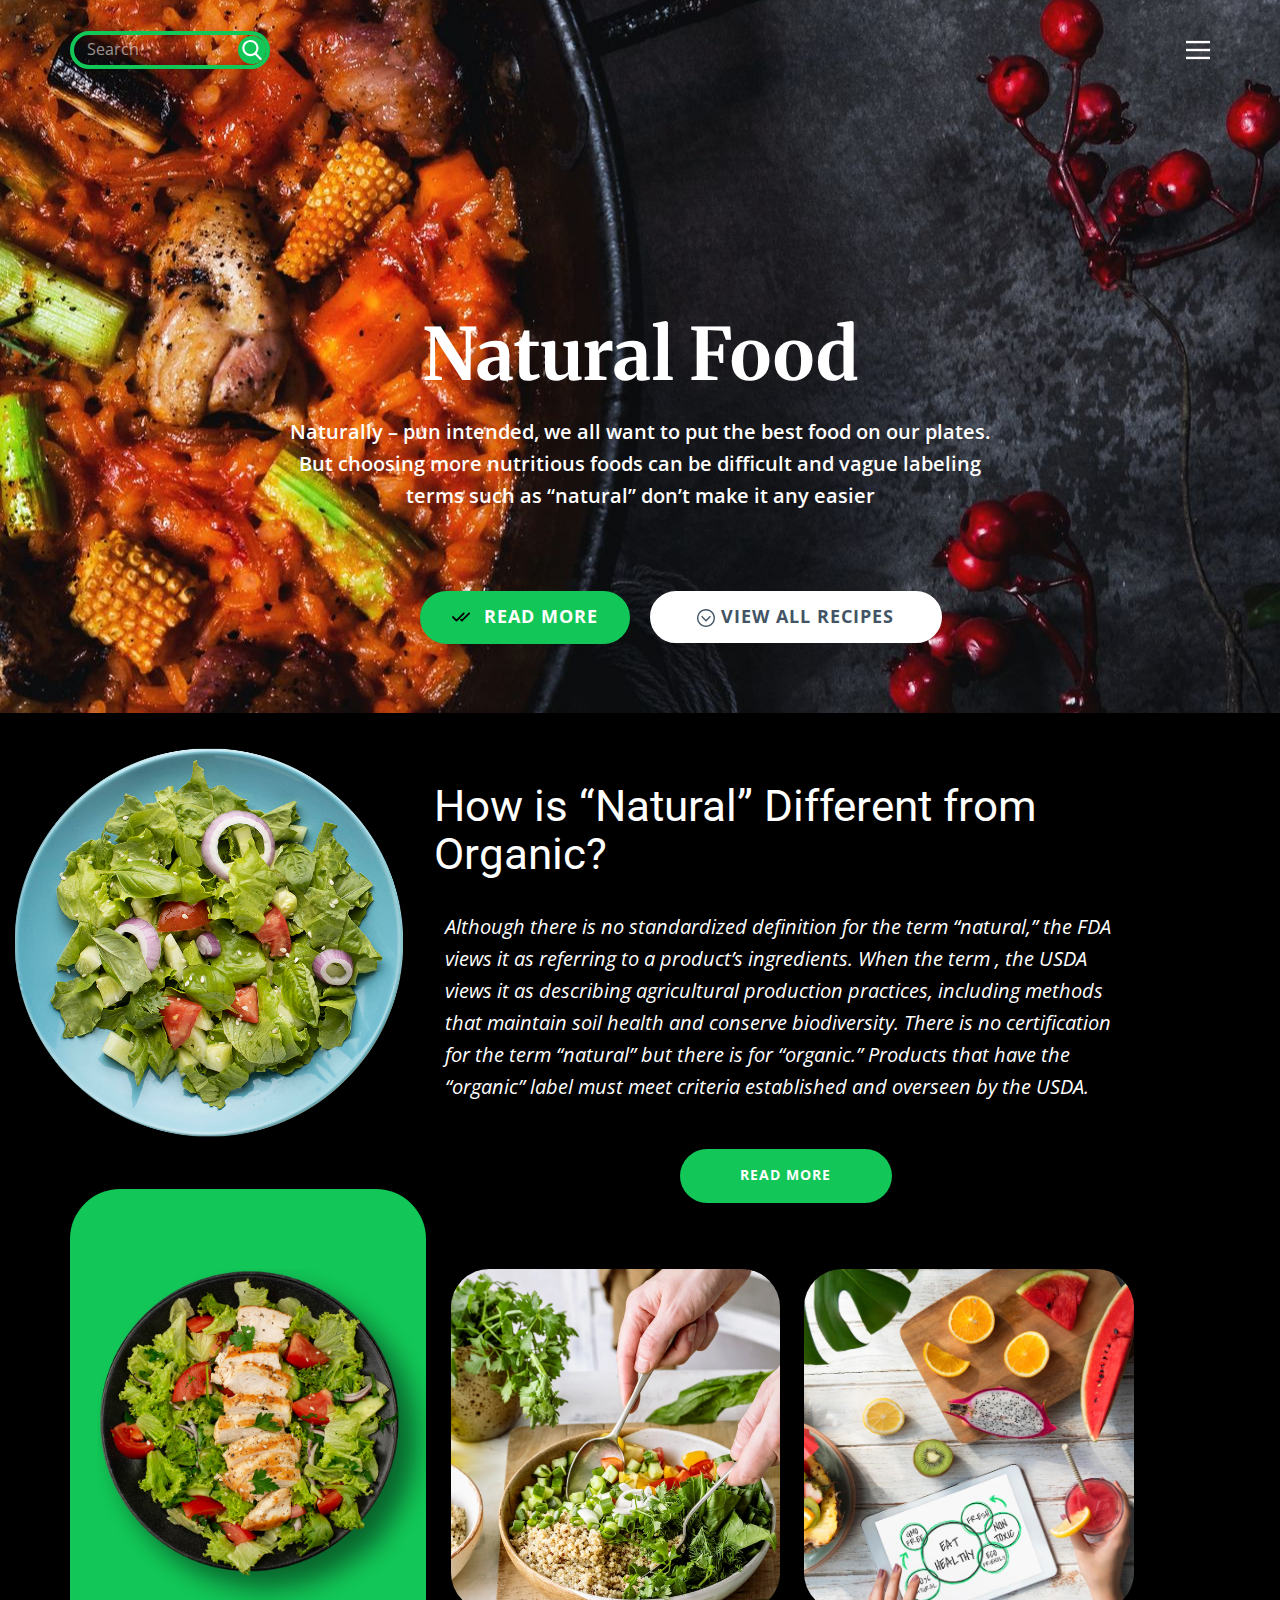
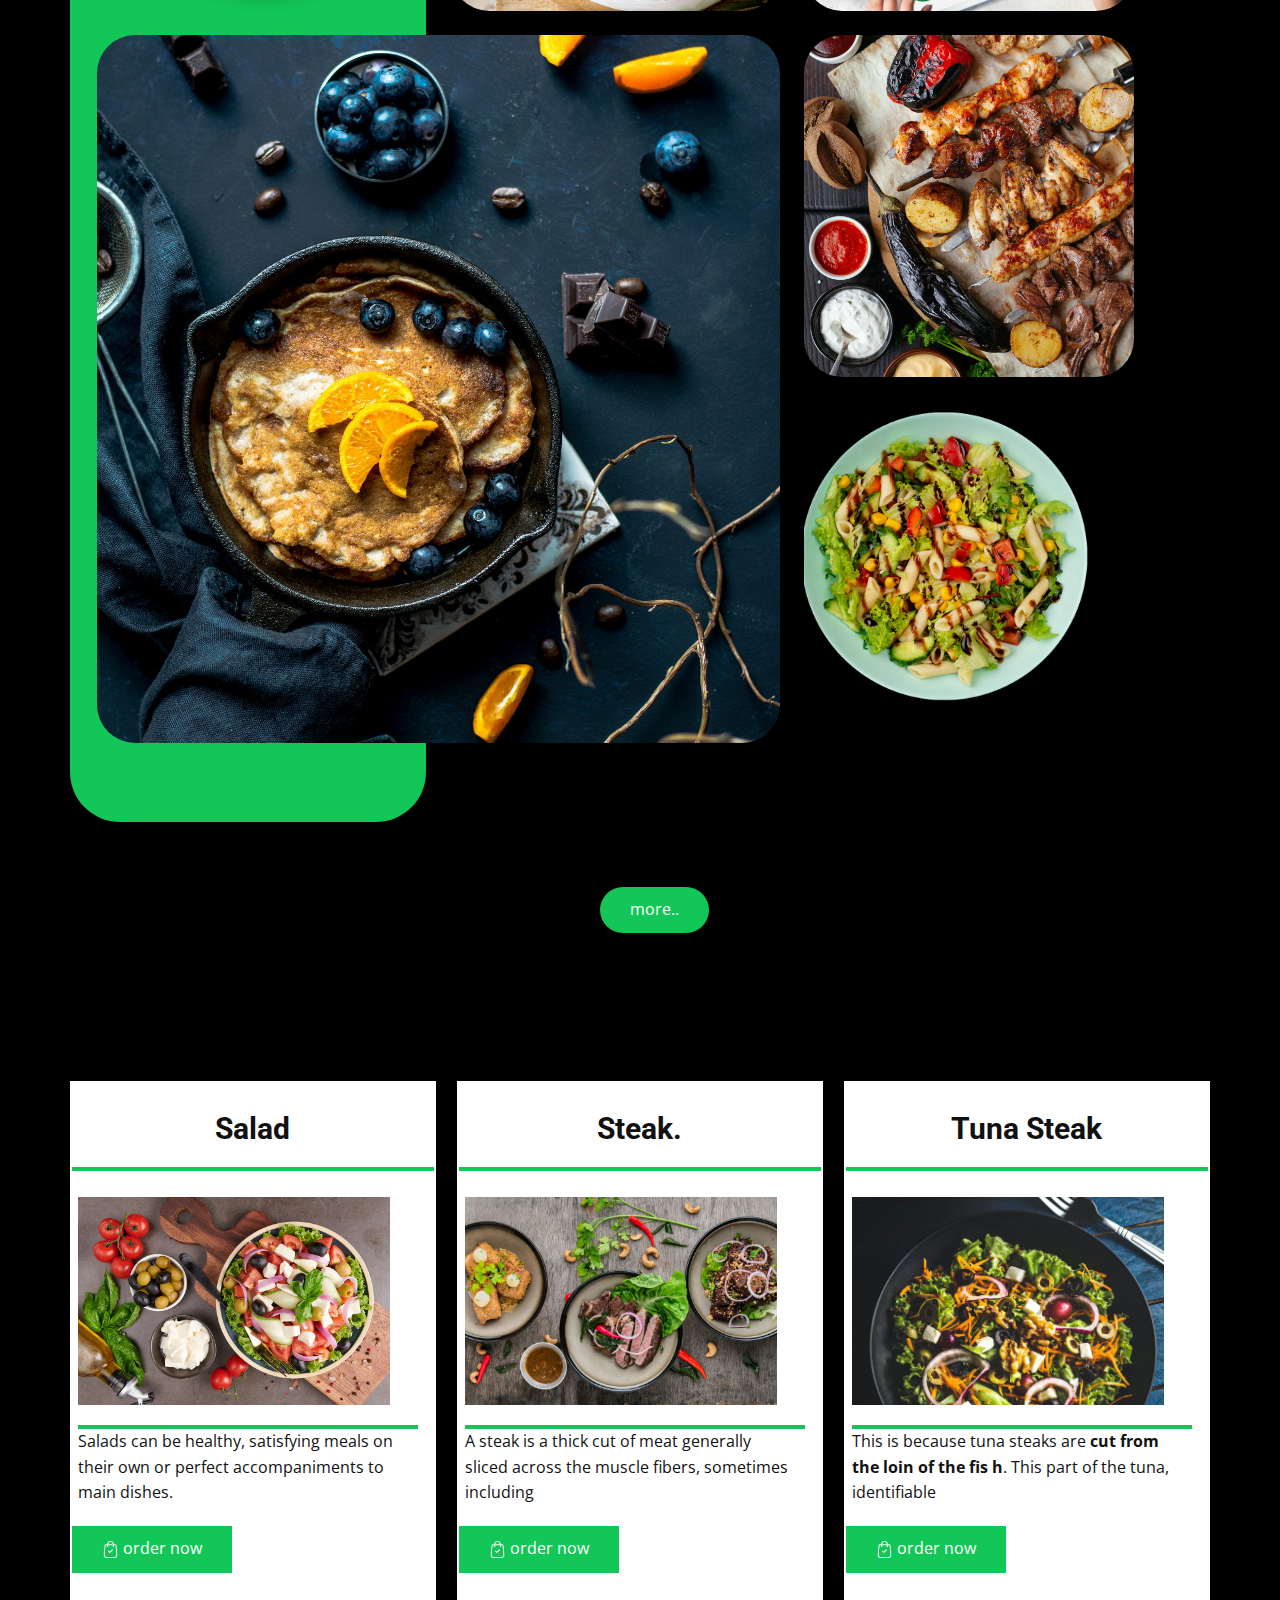
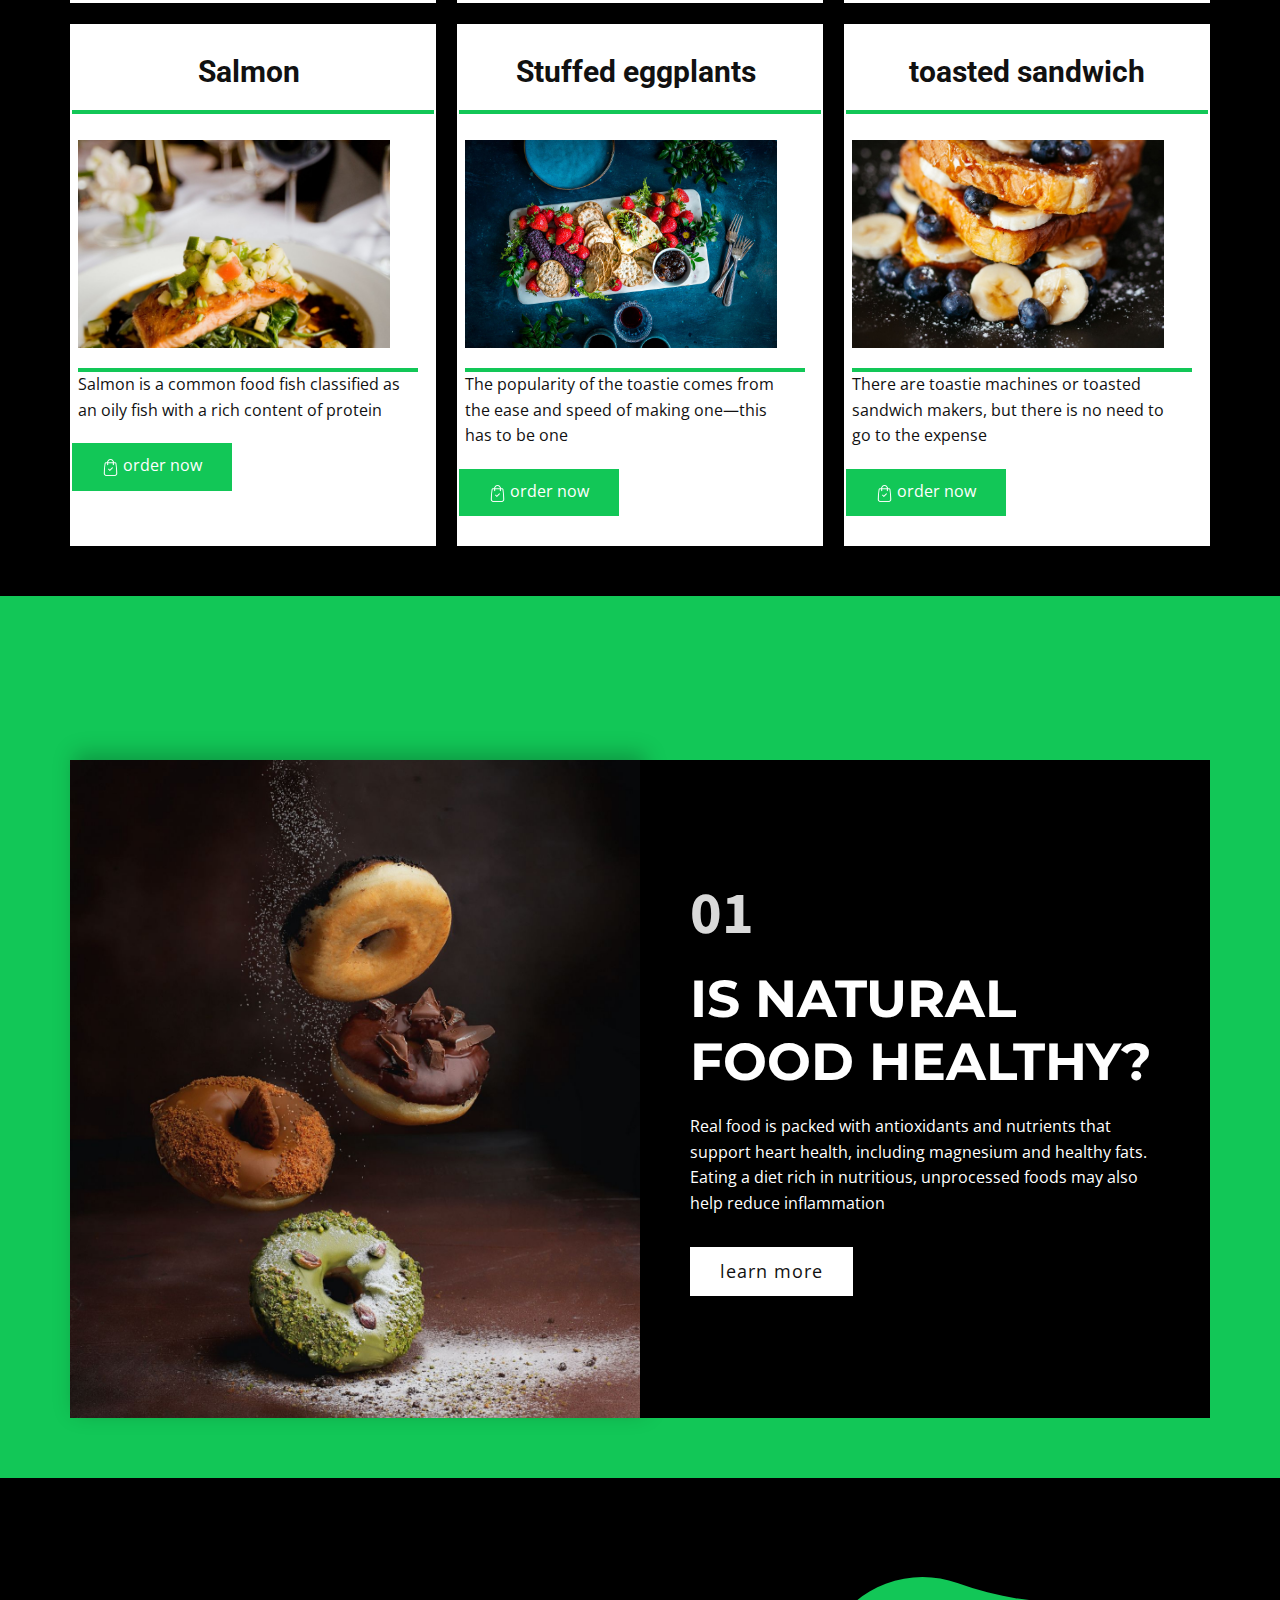
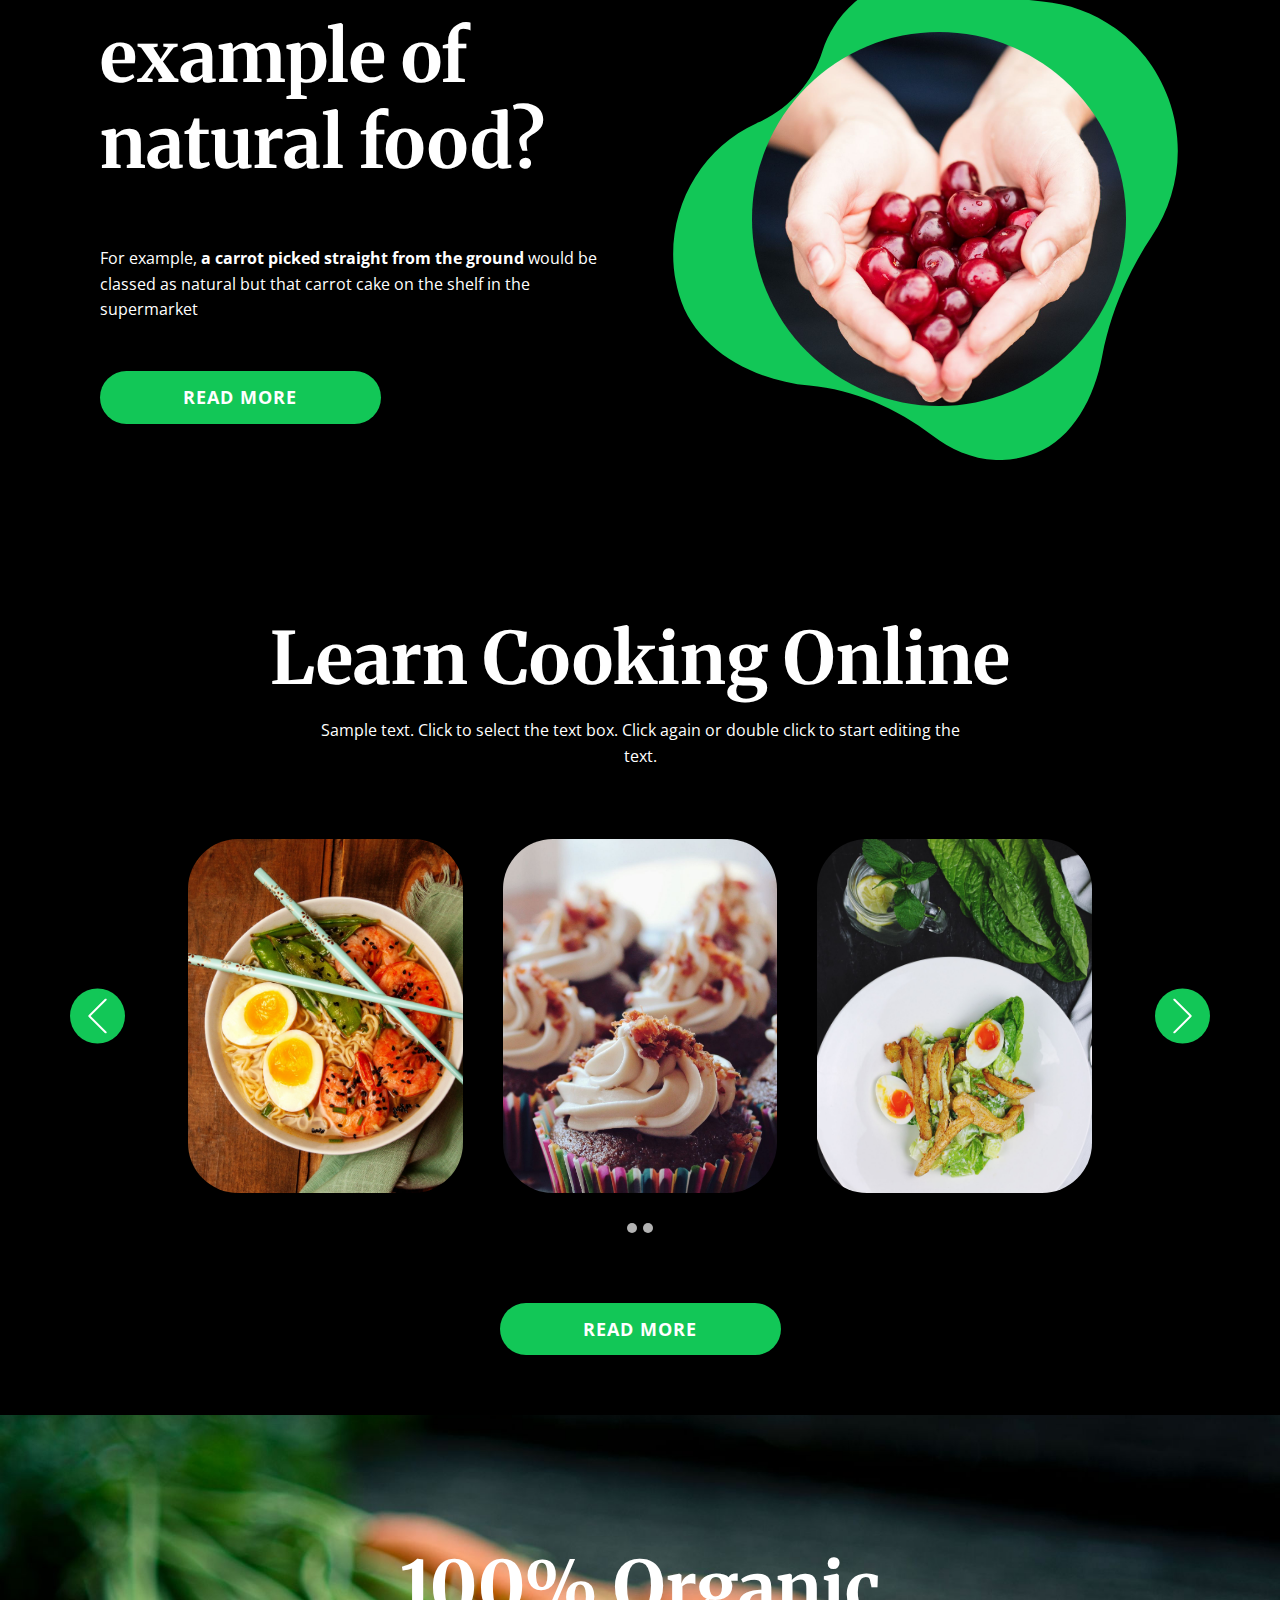
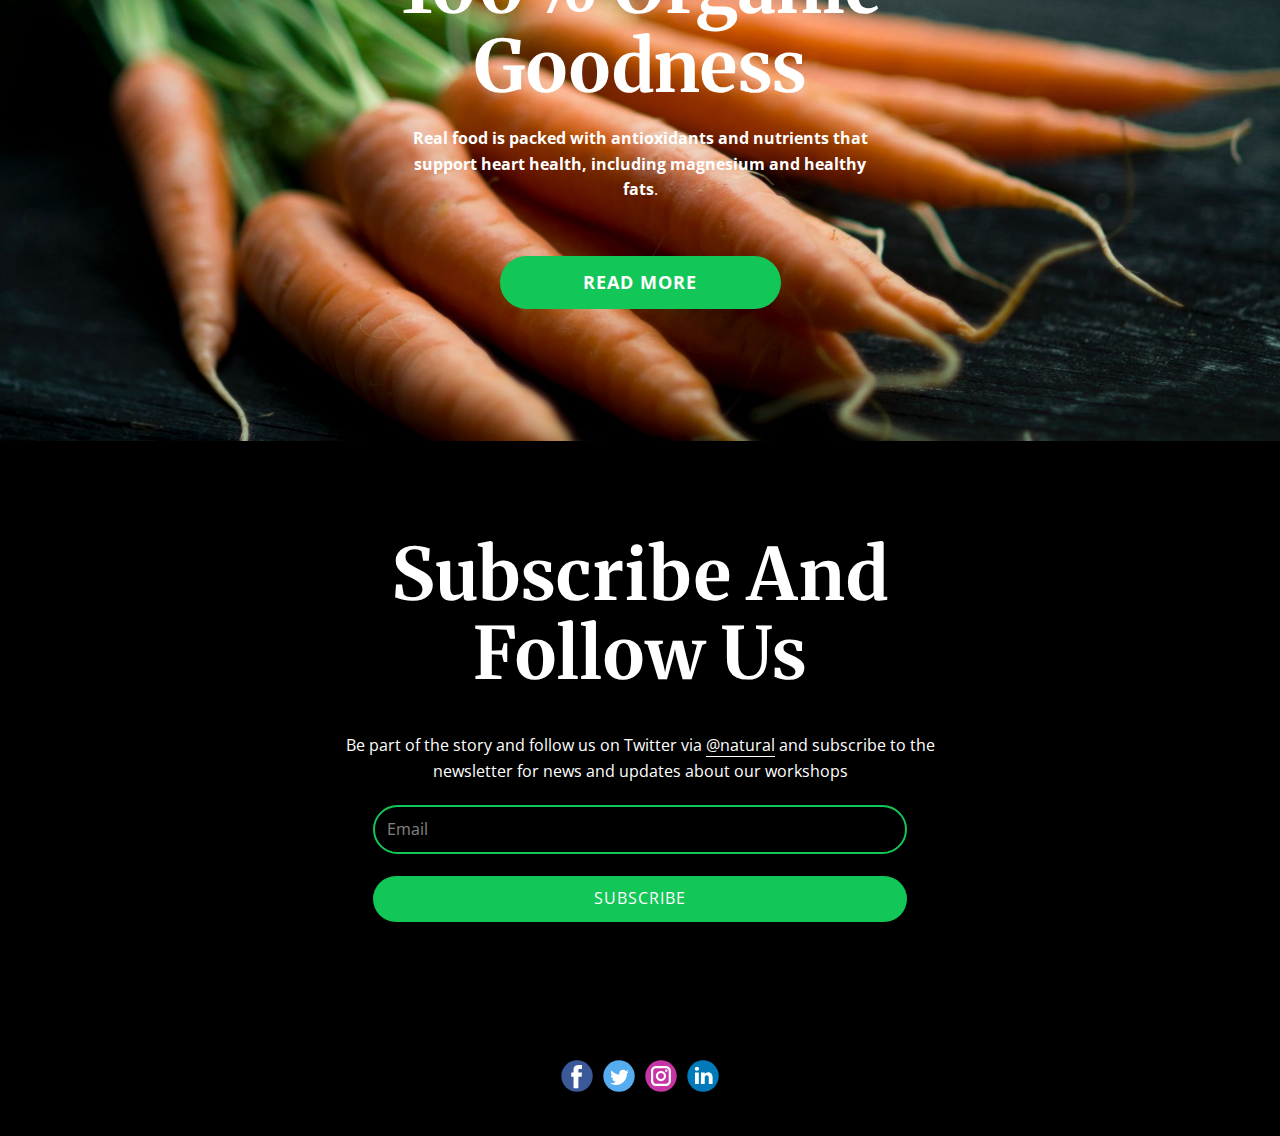
<file: index.html>
<!DOCTYPE html>
<html style="font-size: 16px;" lang="en">

<head>
  <meta name="viewport" content="width=device-width, initial-scale=1.0">
  <meta charset="utf-8">

  <meta name="description" content="">
  <title>Home</title>
  <link rel="stylesheet" href="index.css" media="screen">
  <link rel="stylesheet" href="Home.css" media="screen">
  <script class="u-script" type="text/javascript" src="index2.js" defer=""></script>
  <script class="u-script" type="text/javascript" src="index.js" defer=""></script>

  <link id="u-theme-google-font" rel="stylesheet"
    href="https://fonts.googleapis.com/css?family=Roboto:100,100i,300,300i,400,400i,500,500i,700,700i,900,900i|Open+Sans:300,300i,400,400i,500,500i,600,600i,700,700i,800,800i">
  <link id="u-page-google-font" rel="stylesheet"
    href="https://fonts.googleapis.com/css?family=Merriweather:300,300i,400,400i,700,700i,900,900i|Source+Sans+Pro:200,200i,300,300i,400,400i,600,600i,700,700i,900,900i|Montserrat:100,100i,200,200i,300,300i,400,400i,500,500i,600,600i,700,700i,800,800i,900,900i">



  <script type="application/ld+json">
    {
      "@context": "https://schema.org",
      "@type": "Organization",
      "name": "Home",
      "url": "Home.html",
      "logo": "images/Logo.png"
    }
  </script>







  <meta name="theme-color" content="#478ac9">
  <meta property="og:title" content="Home">
  <meta property="og:type" content="website">
</head>

<body class="u-body u-overlap u-xl-mode" data-lang="en">
  <header class="u-align-center-xs u-clearfix u-header u-header" id="sec-68ea">
    <div class="u-clearfix u-sheet u-valign-middle-xl u-sheet-1">
      <form action="#" method="get"
        class="u-align-left u-border-4 u-border-palette-4-base u-radius-31 u-search u-search-right u-search-1">
        <button class="u-search-button" type="submit">
          <span class="u-icon-circle u-palette-4-base u-search-icon u-spacing-10 u-text-body-alt-color u-search-icon-1">
            <svg class="u-svg-link" preserveAspectRatio="xMidYMin slice" viewBox="0 0 56.966 56.966" style="">
              <use xmlns:xlink="http://www.w3.org/1999/xlink" xlink:href="#svg-b04b"></use>
            </svg>
            <svg xmlns="http://www.w3.org/2000/svg" xmlns:xlink="http://www.w3.org/1999/xlink" version="1.1"
              id="svg-b04b" x="0px" y="0px" viewBox="0 0 56.966 56.966" style="enable-background:new 0 0 56.966 56.966;"
              xml:space="preserve" class="u-svg-content">
              <path
                d="M55.146,51.887L41.588,37.786c3.486-4.144,5.396-9.358,5.396-14.786c0-12.682-10.318-23-23-23s-23,10.318-23,23  s10.318,23,23,23c4.761,0,9.298-1.436,13.177-4.162l13.661,14.208c0.571,0.593,1.339,0.92,2.162,0.92  c0.779,0,1.518-0.297,2.079-0.837C56.255,54.982,56.293,53.08,55.146,51.887z M23.984,6c9.374,0,17,7.626,17,17s-7.626,17-17,17  s-17-7.626-17-17S14.61,6,23.984,6z">
              </path>
              <g></g>
              <g></g>
              <g></g>
              <g></g>
              <g></g>
              <g></g>
              <g></g>
              <g></g>
              <g></g>
              <g></g>
              <g></g>
              <g></g>
              <g></g>
              <g></g>
              <g></g>
            </svg>
          </span>
        </button>
        <input class="u-search-input u-text-body-alt-color" type="search" name="search" value="" placeholder="Search">
      </form>
      <nav class="u-align-left u-menu u-menu-hamburger u-nav-spacing-25 u-offcanvas u-menu-1" data-responsive-from="XL">
        <div class="menu-collapse">
          <a class="u-button-style u-custom-active-color u-custom-text-color u-custom-text-hover-color u-nav-link u-text-body-alt-color"
            href="#" style="padding: 4px 0px; font-size: calc(1em + 8px);">
            <svg class="u-svg-link" preserveAspectRatio="xMidYMin slice" viewBox="0 0 302 302" style="">
              <use xmlns:xlink="http://www.w3.org/1999/xlink" xlink:href="#svg-7b92"></use>
            </svg>
            <svg xmlns="http://www.w3.org/2000/svg" xmlns:xlink="http://www.w3.org/1999/xlink" version="1.1"
              id="svg-7b92" x="0px" y="0px" viewBox="0 0 302 302" style="enable-background:new 0 0 302 302;"
              xml:space="preserve" class="u-svg-content">
              <g>
                <rect y="36" width="302" height="30"></rect>
                <rect y="236" width="302" height="30"></rect>
                <rect y="136" width="302" height="30"></rect>
              </g>
              <g></g>
              <g></g>
              <g></g>
              <g></g>
              <g></g>
              <g></g>
              <g></g>
              <g></g>
              <g></g>
              <g></g>
              <g></g>
              <g></g>
              <g></g>
              <g></g>
              <g></g>
            </svg>
          </a>
        </div>
        <div class="u-nav-container">
          <ul class="u-nav u-unstyled u-nav-1">
            <li class="u-nav-item"><a
                class="u-active-palette-4-base u-button-style u-nav-link u-text-active-palette-1-base u-text-hover-white u-text-palette-4-base"
                href="Home.html" style="padding: 10px 20px;">Home</a>
            </li>
            <li class="u-nav-item"><a
                class="u-active-palette-4-base u-button-style u-nav-link u-text-active-palette-1-base u-text-hover-white u-text-palette-4-base"
                href="About.html" style="padding: 10px 20px;">About</a>
            </li>
            <li class="u-nav-item"><a
                class="u-active-palette-4-base u-button-style u-nav-link u-text-active-palette-1-base u-text-hover-white u-text-palette-4-base"
                href="Contact.html" style="padding: 10px 20px;">Contact</a>
            </li>
          </ul>
        </div>
        <div class="u-nav-container-collapse">
          <div
            class="u-align-center u-black u-container-style u-inner-container-layout u-opacity u-opacity-95 u-sidenav">
            <div class="u-inner-container-layout u-sidenav-overflow">
              <div class="u-menu-close"></div>
              <ul class="u-align-center u-nav u-popupmenu-items u-unstyled u-nav-2">
                <li class="u-nav-item"><a class="u-button-style u-nav-link" href="Home.html">Home</a>
                </li>
                <li class="u-nav-item"><a class="u-button-style u-nav-link" href="About.html">About</a>
                </li>
                <li class="u-nav-item"><a class="u-button-style u-nav-link" href="Contact.html">Contact</a>
                </li>
              </ul>
            </div>
          </div>
          <div class="u-black u-menu-overlay u-opacity u-opacity-70"></div>
        </div>
      </nav>
    </div>
  </header>
  <section class="u-align-center u-clearfix u-image u-section-1" id="carousel_6a40" data-image-width="3746"
    data-image-height="5619">
    <div class="u-clearfix u-sheet u-valign-bottom-lg u-valign-bottom-md u-valign-bottom-xl u-sheet-1">
      <div class="u-container-style u-expanded-width-xs u-group u-group-1">
        <div class="u-container-layout u-valign-middle-lg u-valign-middle-xl u-container-layout-1">
          <h1 class="u-align-center u-custom-font u-font-merriweather u-text u-text-body-alt-color u-text-1">Natural
            Food</h1>
          <p class="u-align-center u-text u-text-body-alt-color u-text-2"> Naturally – pun intended, we all want to put
            the best food on our plates. But choosing more nutritious foods can be difficult and vague labeling terms
            such as “natural” don’t make it any easier</p>
        </div>
      </div>
      <div class="u-clearfix u-gutter-0 u-layout-wrap u-layout-wrap-1">
        <div class="u-layout">
          <div class="u-layout-row">
            <div
              class="u-align-center-sm u-align-center-xs u-align-right-lg u-align-right-md u-align-right-xl u-container-style u-layout-cell u-left-cell u-size-30 u-layout-cell-1">
              <div class="u-container-layout u-container-layout-2">
                <a href="#"
                  class="u-btn u-btn-round u-button-style u-palette-4-base u-radius-50 u-text-body-alt-color u-btn-1"><span
                    class="u-file-icon u-icon u-icon-1"><img src="images/3031282.png" alt=""></span>&nbsp;read more
                </a>
              </div>
            </div>
            <div
              class="u-align-center-sm u-align-center-xs u-align-left-lg u-align-left-md u-align-left-xl u-container-style u-layout-cell u-right-cell u-size-30 u-layout-cell-2">
              <div
                class="u-container-layout u-valign-middle-lg u-valign-middle-md u-valign-middle-xl u-valign-top-sm u-valign-top-xs u-container-layout-3">
                <a href="#"
                  class="u-active-palette-1-base u-border-2 u-border-active-palette-1-base u-border-hover-palette-1-base u-border-white u-btn u-btn-round u-button-style u-hover-palette-1-base u-radius-50 u-text-active-white u-text-hover-white u-text-palette-1-dark-2 u-white u-btn-2"><span
                    class="u-icon"><svg class="u-svg-content" viewBox="0 0 512 512" style="width: 1em; height: 1em;">
                      <path
                        d="m256 512c-68.378906 0-132.667969-26.628906-181.019531-74.980469-48.351563-48.351562-74.980469-112.640625-74.980469-181.019531s26.628906-132.667969 74.980469-181.019531c48.351562-48.351563 112.640625-74.980469 181.019531-74.980469s132.667969 26.628906 181.019531 74.980469c48.351563 48.351562 74.980469 112.640625 74.980469 181.019531s-26.628906 132.667969-74.980469 181.019531c-48.351562 48.351563-112.640625 74.980469-181.019531 74.980469zm0-472c-119.101562 0-216 96.898438-216 216s96.898438 216 216 216 216-96.898438 216-216-96.898438-216-216-216zm138.285156 182-28.285156-28.285156-110 110-110-110-28.285156 28.285156 138.285156 138.285156zm0 0">
                      </path>
                    </svg><img></span>&nbsp;view all recipes
                </a>
              </div>
            </div>
          </div>
        </div>
      </div>
    </div>
  </section>
  <section class="u-black u-clearfix u-section-2" id="carousel_2d60">
    <div class="u-align-left u-container-style u-group u-group-1">
      <div class="u-container-layout u-valign-bottom-xs u-container-layout-1">
        <h2 class="u-text u-text-1"> How is “Natural” Different from Organic?</h2>
        <p class="u-text u-text-2"> Although there is no standardized definition for the term “natural,” the FDA views
          it as referring to a product’s ingredients. When the term&nbsp;, the USDA views it as describing agricultural
          production practices, including methods that maintain soil health and conserve biodiversity. There is no
          certification for the term “natural” but there is for “organic.” Products that have the “organic” label must
          meet criteria established and overseen by the USDA.</p>

        <a href="#"
          class="u-active-black u-align-left u-border-active-black u-border-hover-black u-border-none u-btn u-btn-round u-button-style u-hover-black u-palette-4-base u-radius-50 u-text-active-white u-text-hover-white u-btn-2">read
          more</a>
      </div>
    </div>
    <div class="u-hidden-md u-image u-image-circle u-image-contain u-image-1" alt="" data-image-width="880"
      data-image-height="877"></div>
    <div class="u-hidden-sm u-palette-4-base u-radius-50 u-shape u-shape-round u-shape-1"></div>
    <div class="u-clearfix u-gutter-24 u-hidden-sm u-layout-wrap u-layout-wrap-1">
      <div class="u-gutter-0 u-layout">
        <div class="u-layout-col">
          <div class="u-size-20">
            <div class="u-layout-row">
              <div
                class="u-container-style u-hidden-sm u-image u-image-round u-layout-cell u-radius-50 u-right-cell u-size-20 u-size-20-md u-image-2"
                data-image-width="908" data-image-height="864">
                <div class="u-container-layout"></div>
              </div>
              <div
                class="u-container-style u-hidden-sm u-image u-image-round u-layout-cell u-radius-50 u-size-20 u-size-20-md u-image-3"
                data-image-width="575" data-image-height="864">
                <div class="u-container-layout"></div>
              </div>
              <div
                class="u-container-style u-image u-image-round u-layout-cell u-left-cell u-radius-50 u-size-20 u-size-20-md u-image-4"
                data-image-width="740" data-image-height="876">
                <div class="u-container-layout"></div>
              </div>
            </div>
          </div>
          <div class="u-size-40">
            <div class="u-layout-row">
              <div class="u-size-40">
                <div class="u-layout-row">
                  <div
                    class="u-container-style u-image u-image-round u-layout-cell u-radius-50 u-right-cell u-size-60 u-image-5"
                    data-image-width="4000" data-image-height="6000">
                    <div class="u-container-layout u-container-layout-5"></div>
                  </div>
                </div>
              </div>
              <div class="u-size-20">
                <div class="u-layout-col">
                  <div
                    class="u-container-style u-image u-image-round u-layout-cell u-left-cell u-radius-50 u-size-30 u-image-6"
                    data-image-width="3571" data-image-height="5356">
                    <div class="u-container-layout"></div>
                  </div>
                  <div
                    class="u-container-style u-image u-image-round u-layout-cell u-left-cell u-radius-50 u-size-30 u-image-7"
                    data-image-width="934" data-image-height="898">
                    <div class="u-container-layout"></div>
                  </div>
                </div>
              </div>
            </div>
          </div>
        </div>
      </div>
    </div>
    <a href="#"
      class="u-active-black u-align-left u-border-active-black u-border-hover-black u-border-none u-btn u-btn-round u-button-style u-hidden-xs u-hover-black u-palette-4-base u-radius-50 u-text-active-white u-text-hover-white u-btn-3">more..</a>
  </section>
  <section class="u-black u-clearfix u-hidden-xs u-section-3" id="sec-d99c">
    <div class="u-clearfix u-sheet u-valign-middle-xl u-sheet-1">
      <div class="u-expanded-width-xl u-hidden-xs u-list u-list-1">
        <div class="u-repeater u-repeater-1">
          <div class="u-container-style u-list-item u-repeater-item u-video-cover u-white">
            <div class="u-container-layout u-similar-container u-container-layout-1">
              <h3 class="u-text u-text-default u-text-1">Salad</h3>
              <div class="u-border-4 u-border-palette-4-base u-expanded-width u-line u-line-horizontal u-line-1"></div>
              <img alt=""
                class="u-expanded-width-lg u-expanded-width-md u-expanded-width-sm u-expanded-width-xs u-image u-image-default u-image-1"
                data-image-width="1000" data-image-height="667" src="images/-min.jpg">
              <div class="u-border-4 u-border-palette-4-base u-hidden-md u-hidden-xs u-line u-line-horizontal u-line-2">
              </div>
              <p class="u-text u-text-default-xl u-text-2"> Salads&nbsp;can be healthy, satisfying meals on their own or
                perfect accompaniments to main dishes.&nbsp;</p>
              <a href="" class="u-btn u-button-style u-hidden-xs u-palette-4-base u-btn-1" data-animation-name=""
                data-animation-duration="0" data-animation-delay="0" data-animation-direction=""><span
                  class="u-file-icon u-icon u-text-white u-icon-1"><img src="images/1008010-9424ae9d.png"
                    alt=""></span>&nbsp;order now
              </a>
            </div>
          </div>
          <div class="u-container-style u-list-item u-repeater-item u-video-cover u-white u-list-item-2">
            <div class="u-container-layout u-similar-container u-container-layout-2">
              <h3 class="u-text u-text-default u-text-3">Steak.</h3>
              <div class="u-border-4 u-border-palette-4-base u-expanded-width u-line u-line-horizontal u-line-3"></div>
              <img alt=""
                class="u-expanded-width-lg u-expanded-width-md u-expanded-width-sm u-expanded-width-xs u-image u-image-default u-image-2"
                data-image-width="4350" data-image-height="2900" src="images/lily-banse--YHSwy6uqvk-unsplash.jpg">
              <div class="u-border-4 u-border-palette-4-base u-hidden-md u-line u-line-horizontal u-line-4"></div>
              <p class="u-hidden-xs u-text u-text-default-xl u-text-4"> A steak is a thick cut of meat generally sliced
                across the muscle fibers, sometimes including&nbsp;</p>
              <a href="" class="u-btn u-button-style u-palette-4-base u-btn-2" data-animation-name=""
                data-animation-duration="0" data-animation-delay="0" data-animation-direction=""><span
                  class="u-file-icon u-icon u-text-white u-icon-2"><img src="images/1008010-9424ae9d.png"
                    alt=""></span>&nbsp;order now
              </a>
            </div>
          </div>
          <div class="u-container-style u-list-item u-repeater-item u-video-cover u-white u-list-item-3">
            <div class="u-container-layout u-similar-container u-container-layout-3">
              <h3 class="u-text u-text-default u-text-5">Tuna Steak</h3>
              <div class="u-border-4 u-border-palette-4-base u-expanded-width u-line u-line-horizontal u-line-5"></div>
              <img alt=""
                class="u-expanded-width-lg u-expanded-width-md u-expanded-width-sm u-expanded-width-xs u-image u-image-default u-image-3"
                data-image-width="4000" data-image-height="6000" src="images/eiliv-aceron-ZuIDLSz3XLg-unsplash.jpg">
              <div class="u-border-4 u-border-palette-4-base u-hidden-md u-line u-line-horizontal u-line-6"></div>
              <p class="u-text u-text-default-xl u-text-6"> This is because tuna steaks are&nbsp;<b>cut from the loin of
                  the fis<span style="font-weight: 400;">
                    <span style="font-weight: 700;"></span>
                  </span>h</b>. This part of the tuna, identifiable
              </p>
              <a href="" class="u-btn u-button-style u-palette-4-base u-btn-3" data-animation-name=""
                data-animation-duration="0" data-animation-delay="0" data-animation-direction=""><span
                  class="u-file-icon u-icon u-text-white u-icon-3"><img src="images/1008010-9424ae9d.png"
                    alt=""></span>&nbsp;order now
              </a>
            </div>
          </div>
          <div class="u-container-style u-list-item u-repeater-item u-video-cover u-white u-list-item-4">
            <div class="u-container-layout u-similar-container u-container-layout-4">
              <h3 class="u-text u-text-default u-text-7">Salmon&nbsp;</h3>
              <div class="u-border-4 u-border-palette-4-base u-expanded-width u-line u-line-horizontal u-line-7"></div>
              <img alt=""
                class="u-expanded-width-lg u-expanded-width-md u-expanded-width-sm u-expanded-width-xs u-image u-image-default u-image-4"
                data-image-width="2912" data-image-height="4368" src="images/casey-lee-awj7sRviVXo-unsplash.jpg">
              <div class="u-border-4 u-border-palette-4-base u-hidden-md u-line u-line-horizontal u-line-8"></div>
              <p class="u-text u-text-default-xl u-text-8"> Salmon is a common food fish classified as an oily fish with
                a rich content of protein&nbsp;</p>
              <a href="" class="u-btn u-button-style u-palette-4-base u-btn-4" data-animation-name=""
                data-animation-duration="0" data-animation-delay="0" data-animation-direction=""><span
                  class="u-file-icon u-icon u-text-white u-icon-4"><img src="images/1008010-9424ae9d.png"
                    alt=""></span>&nbsp;order now
              </a>
            </div>
          </div>
          <div class="u-container-style u-list-item u-repeater-item u-video-cover u-white u-list-item-5">
            <div class="u-container-layout u-similar-container u-container-layout-5">
              <h3 class="u-text u-text-default u-text-9">Stuffed eggplants&nbsp;</h3>
              <div class="u-border-4 u-border-palette-4-base u-expanded-width u-line u-line-horizontal u-line-9"></div>
              <img alt=""
                class="u-expanded-width-lg u-expanded-width-md u-expanded-width-sm u-expanded-width-xs u-image u-image-default u-image-5"
                data-image-width="5760" data-image-height="3840" src="images/brooke-lark-M4E7X3z80PQ-unsplash.jpg">
              <div class="u-border-4 u-border-palette-4-base u-hidden-md u-line u-line-horizontal u-line-10"></div>
              <p class="u-text u-text-default-xl u-text-10"> The popularity of the toastie comes from the ease and speed
                of making one—this has to be one&nbsp;</p>
              <a href="" class="u-btn u-button-style u-palette-4-base u-btn-5" data-animation-name=""
                data-animation-duration="0" data-animation-delay="0" data-animation-direction=""><span
                  class="u-file-icon u-icon u-text-white u-icon-5"><img src="images/1008010-9424ae9d.png"
                    alt=""></span>&nbsp;order now
              </a>
            </div>
          </div>
          <div class="u-container-style u-list-item u-repeater-item u-video-cover u-white u-list-item-6">
            <div class="u-container-layout u-similar-container u-container-layout-6">
              <h3 class="u-text u-text-default u-text-11"><b>toasted sandwich</b>
              </h3>
              <div class="u-border-4 u-border-palette-4-base u-expanded-width u-line u-line-horizontal u-line-11"></div>
              <img alt=""
                class="u-expanded-width-lg u-expanded-width-md u-expanded-width-sm u-expanded-width-xs u-image u-image-default u-image-6"
                data-image-width="1547" data-image-height="2000" src="images/joseph-gonzalez-zcUgjyqEwe8-unsplash.jpg">
              <div class="u-border-4 u-border-palette-4-base u-hidden-md u-line u-line-horizontal u-line-12"></div>
              <p class="u-text u-text-default-xl u-text-12"> There are toastie machines or toasted sandwich makers, but
                there is no need to go to the expense</p>
              <a href="" class="u-btn u-button-style u-palette-4-base u-btn-6" data-animation-name=""
                data-animation-duration="0" data-animation-delay="0" data-animation-direction=""><span
                  class="u-file-icon u-icon u-text-white u-icon-6"><img src="images/1008010-9424ae9d.png"
                    alt=""></span>&nbsp;order now
              </a>
            </div>
          </div>
        </div>
      </div>
    </div>
  </section>
  <section class="u-align-center u-clearfix u-palette-4-base u-section-4" id="carousel_8e46">
    <div class="u-clearfix u-sheet u-sheet-1">
      <div class="u-clearfix u-gutter-0 u-layout-wrap u-layout-wrap-1">
        <div class="u-layout" style="">
          <div class="u-layout-row" style="">
            <div
              class="u-align-center-lg u-align-center-xl u-black u-container-style u-layout-cell u-left-cell u-size-30 u-size-xs-60 u-layout-cell-1"
              src="">
              <div class="u-container-layout u-valign-bottom-lg u-valign-bottom-xl u-valign-top-xs u-container-layout-1"
                src="">
                <img src="images/slashio-photography-ZG9ggI_pjFw-unsplash.jpg" alt=""
                  class="u-absolute-hcenter-md u-absolute-hcenter-sm u-absolute-hcenter-xs u-expanded u-image u-image-default u-image-1"
                  data-image-width="4160" data-image-height="6240">
              </div>
            </div>
            <div
              class="u-align-left u-black u-container-style u-layout-cell u-right-cell u-size-30 u-size-xs-60 u-layout-cell-2">
              <div class="u-container-layout u-valign-middle-lg u-valign-middle-xl u-container-layout-2">
                <h2 class="u-custom-font u-font-source-sans-pro u-text u-text-default u-text-grey-15 u-text-1">01</h2>
                <h3 class="u-text u-text-2"> Is natural food healthy?</h3>
                <p class="u-text u-text-3"> Real food is packed with antioxidants and nutrients that support heart
                  health, including magnesium and healthy fats. Eating a diet rich in nutritious, unprocessed foods may
                  also help reduce inflammation</p>
                <a href="#" class="u-btn u-button-style u-hover-palette-1-dark-1 u-white u-btn-1">learn more</a>
              </div>
            </div>
          </div>
        </div>
      </div>
    </div>
  </section>
  <section class="u-align-center u-black u-clearfix u-hidden-lg u-hidden-md u-hidden-sm u-hidden-xl u-section-5"
    id="carousel_44f1">
    <div class="u-clearfix u-sheet u-sheet-1">
      <!--blog-->
      <!--blog_options_json-->
      <!--{"type":"Recent","source":"","tags":"","count":""}-->
      <!--/blog_options_json-->
      <div class="u-blog u-expanded-width-xs u-hidden-lg u-hidden-md u-hidden-sm u-hidden-xl u-blog-1">
        <div class="u-repeater u-repeater-1">
          <!--blog_post-->
          <div class="u-blog-post u-repeater-item">
            <div
              class="u-container-layout u-similar-container u-valign-top-lg u-valign-top-md u-valign-top-sm u-valign-top-xl u-container-layout-1">
              <a class="u-post-header-link" href="blog/post-5.html">
                <!--blog_post_image-->
                <img src="images/joseph-gonzalez-zcUgjyqEwe8-unsplash.jpg" alt=""
                  class="u-blog-control u-image u-image-default u-image-1" data-image-width="1547"
                  data-image-height="2000">
                <!--/blog_post_image-->
              </a>
              <!--blog_post_header-->
              <h2 class="u-blog-control u-text u-text-1">
                <a class="u-post-header-link" href="blog/post-5.html">
                  <!--blog_post_header_content--> toast
                  <!--/blog_post_header_content--></a>
              </h2>
              <!--/blog_post_header-->
              <!--blog_post_content-->
              <div class="u-blog-control u-post-content u-text u-text-2">
                <!--blog_post_content_content-->This is because toast
                <!--/blog_post_content_content-->
              </div>
              <!--/blog_post_content-->
              <!--blog_post_readmore-->
              <a href="blog/post-5.html"
                class="u-blog-control u-border-2 u-border-grey-dark-1 u-btn u-btn-rectangle u-button-style u-palette-4-base u-btn-1">
                <!--blog_post_readmore_content-->
                <!--options_json-->
                <!--{"content":"order now","defaultValue":"Read More"}-->
                <!--/options_json-->order now
                <!--/blog_post_readmore_content--></a>
              <!--/blog_post_readmore-->
              <div class="u-border-4 u-border-palette-4-base u-expanded-width u-line u-line-horizontal u-line-1"></div>
            </div>
          </div>
          <!--/blog_post-->
          <!--blog_post-->
          <div class="u-blog-post u-repeater-item">
            <div
              class="u-container-layout u-similar-container u-valign-top-lg u-valign-top-md u-valign-top-sm u-valign-top-xl u-container-layout-2">
              <a class="u-post-header-link" href="blog/post-4.html">
                <!--blog_post_image-->
                <img src="images/lily-banse--YHSwy6uqvk-unsplash.jpg" alt=""
                  class="u-blog-control u-image u-image-default u-image-2" data-image-width="4350"
                  data-image-height="2900">
                <!--/blog_post_image-->
              </a>
              <!--blog_post_header-->
              <h2 class="u-blog-control u-text u-text-3">
                <a class="u-post-header-link" href="blog/post-4.html">
                  <!--blog_post_header_content-->Salmon
                  <!--/blog_post_header_content--></a>
              </h2>
              <!--/blog_post_header-->
              <!--blog_post_content-->
              <div class="u-blog-control u-post-content u-text u-text-4">
                <!--blog_post_content_content-->Salmon is a common food fish classified as
                <!--/blog_post_content_content-->
              </div>
              <!--/blog_post_content-->
              <!--blog_post_readmore-->
              <a href="blog/post-4.html"
                class="u-blog-control u-border-2 u-border-grey-dark-1 u-btn u-btn-rectangle u-button-style u-palette-4-base u-btn-2">
                <!--blog_post_readmore_content-->
                <!--options_json-->
                <!--{"content":"order now","defaultValue":"Read More"}-->
                <!--/options_json-->order now
                <!--/blog_post_readmore_content--></a>
              <!--/blog_post_readmore-->
              <div class="u-border-4 u-border-palette-4-base u-expanded-width u-line u-line-horizontal u-line-2"></div>
            </div>
          </div>
          <!--/blog_post-->
          <!--blog_post-->
          <div class="u-blog-post u-repeater-item">
            <div
              class="u-container-layout u-similar-container u-valign-top-lg u-valign-top-md u-valign-top-sm u-valign-top-xl u-container-layout-3">
              <a class="u-post-header-link" href="blog/post-3.html">
                <!--blog_post_image-->
                <img src="images/eiliv-aceron-ZuIDLSz3XLg-unsplash.jpg" alt=""
                  class="u-blog-control u-image u-image-default u-image-3" data-image-width="4000"
                  data-image-height="6000">
                <!--/blog_post_image-->
              </a>
              <!--blog_post_header-->
              <h2 class="u-blog-control u-text u-text-5">
                <a class="u-post-header-link" href="blog/post-3.html">
                  <!--blog_post_header_content-->Stuffed eggplants
                  <!--/blog_post_header_content--></a>
              </h2>
              <!--/blog_post_header-->
              <!--blog_post_content-->
              <div class="u-blog-control u-post-content u-text u-text-6">
                <!--blog_post_content_content-->The popularity of the toastie comes from the ease and speed
                <!--/blog_post_content_content-->
              </div>
              <!--/blog_post_content-->
              <!--blog_post_readmore-->
              <a href="blog/post-3.html"
                class="u-blog-control u-border-2 u-border-grey-dark-1 u-btn u-btn-rectangle u-button-style u-palette-4-base u-btn-3">
                <!--blog_post_readmore_content-->
                <!--options_json-->
                <!--{"content":"order now","defaultValue":"Read More"}-->
                <!--/options_json-->order now
                <!--/blog_post_readmore_content--></a>
              <!--/blog_post_readmore-->
              <div class="u-border-4 u-border-palette-4-base u-expanded-width u-line u-line-horizontal u-line-3"></div>
            </div>
          </div>
          <!--/blog_post-->
        </div>
      </div>
      <!--/blog-->
    </div>
  </section>
  <section class="u-align-center u-black u-clearfix u-section-6" id="carousel_7dac">
    <div class="u-clearfix u-sheet u-valign-middle u-sheet-1">
      <div class="u-clearfix u-expanded-width u-layout-wrap u-layout-wrap-1">
        <div class="u-layout">
          <div class="u-layout-row">
            <div class="u-align-left u-container-style u-layout-cell u-left-cell u-size-30 u-layout-cell-1">
              <div class="u-container-layout u-valign-middle-xl u-container-layout-1">
                <h2 class="u-custom-font u-font-merriweather u-text u-text-body-alt-color u-text-1">example of natural
                  food?</h2>
                <p class="u-text u-text-body-alt-color u-text-2">
                  <br>For example,&nbsp;<b>a carrot picked straight from the ground</b>&nbsp;would be classed as natural
                  but that carrot cake on the shelf in the supermarket&nbsp;<br>
                </p>
                <a href="#"
                  class="u-btn u-btn-round u-button-style u-palette-4-base u-radius-50 u-text-body-alt-color u-btn-1">read
                  more</a>
              </div>
            </div>
            <div class="u-align-center u-container-style u-layout-cell u-right-cell u-size-30 u-layout-cell-2">
              <div class="u-container-layout u-container-layout-2">
                <div class="u-shape u-shape-svg u-text-palette-4-base u-shape-1">
                  <svg class="u-svg-link" preserveAspectRatio="none" viewBox="0 0 160 150" style="">
                    <use xmlns:xlink="http://www.w3.org/1999/xlink" xlink:href="#svg-4836"></use>
                  </svg>
                  <svg class="u-svg-content" viewBox="0 0 160 150" x="0px" y="0px" id="svg-4836">
                    <path d="M43.2,126.9c14.2,1.3,27.6,7,39.1,15.6c8.3,6.1,19.4,10.3,32.7,5.3c11.7-4.4,18.6-17.4,21-30.2c2.6-13.3,8.1-25.9,15.7-37.1
	c8.3-12.1,10.8-27.9,5.3-42.7C150.5,20.3,134.6,9,117,7.6C107.9,6.9,98.8,5,90.1,1.9C83-0.6,75-0.7,67.4,2.1
	c-9.9,3.7-17,11.6-20.1,21c-3.3,10.1-10.9,18-20.6,22.2c-0.1,0-0.1,0.1-0.2,0.1c-20.3,8.9-31,32-24.6,53.2
	C6.9,115.6,25.2,125.2,43.2,126.9z"></path>
                  </svg>
                </div>
                <div alt="" class="u-image u-image-circle u-image-1" data-image-width="5041" data-image-height="7561">
                </div>
              </div>
            </div>
          </div>
        </div>
      </div>
    </div>
  </section>
  <section class="u-align-center u-black u-clearfix u-section-7" id="carousel_eb17">
    <div class="u-clearfix u-sheet u-sheet-1">
      <h2 class="u-custom-font u-font-merriweather u-text u-text-1">Learn&nbsp;<b>Cooking</b>&nbsp;Online
      </h2>
      <p class="u-text u-text-2">Sample text. Click to select the text box. Click again or double click to start editing
        the text.</p>
      <div id="carousel-8627" data-interval="5000" data-u-ride="carousel"
        class="u-carousel u-expanded-width u-slider u-slider-1">
        <ol class="u-absolute-hcenter u-carousel-indicators u-carousel-indicators-1">
          <li data-u-target="#carousel-8627" class="u-active u-grey-30 u-shape-circle" data-u-slide-to="0"
            style="height: 10px; width: 10px;"></li>
          <li data-u-target="#carousel-8627" class="u-grey-30 u-shape-circle" data-u-slide-to="1"
            style="height: 10px; width: 10px;"></li>
        </ol>
        <div class="u-carousel-inner" role="listbox">
          <div class="u-active u-align-center u-carousel-item u-container-style u-slide">
            <div class="u-container-layout u-valign-middle u-container-layout-1">
              <div
                class="u-expanded-width-lg u-expanded-width-md u-expanded-width-sm u-expanded-width-xs u-gallery u-layout-grid u-lightbox u-no-transition u-show-text-on-hover u-gallery-1">
                <div class="u-gallery-inner u-gallery-inner-1">
                  <div class="u-effect-fade u-gallery-item u-radius-50 u-shape-round">
                    <div class="u-back-slide" data-image-width="3744" data-image-height="3744">
                      <img class="u-back-image u-expanded" src="images/7.jpg">
                    </div>
                    <div class="u-over-slide u-shading u-over-slide-1">
                      <h3 class="u-gallery-heading"></h3>
                      <p class="u-gallery-text"></p>
                    </div>
                  </div>
                  <div class="u-effect-fade u-gallery-item u-radius-50 u-shape-round">
                    <div class="u-back-slide" data-image-width="4272" data-image-height="2848">
                      <img class="u-back-image u-expanded" src="images/brian-chan-qJ0zGkrE1Zg-unsplash.jpg">
                    </div>
                    <div class="u-over-slide u-shading u-over-slide-2">
                      <h3 class="u-gallery-heading"></h3>
                      <p class="u-gallery-text"></p>
                    </div>
                  </div>
                  <div class="u-effect-fade u-gallery-item u-radius-50 u-shape-round">
                    <div class="u-back-slide" data-image-width="3456" data-image-height="5015">
                      <img class="u-back-image u-expanded" src="images/toa-heftiba-Y5HDSClIVeM-unsplash.jpg">
                    </div>
                    <div class="u-over-slide u-shading u-over-slide-3">
                      <h3 class="u-gallery-heading"></h3>
                      <p class="u-gallery-text"></p>
                    </div>
                  </div>
                </div>
              </div>
            </div>
          </div>
          <div class="u-align-center u-carousel-item u-container-style u-expanded-width-xl u-slide">
            <div class="u-container-layout u-valign-middle u-container-layout-2">
              <div
                class="u-expanded-width-lg u-expanded-width-md u-expanded-width-sm u-expanded-width-xs u-gallery u-layout-grid u-lightbox u-no-transition u-show-text-on-hover u-gallery-2">
                <div class="u-gallery-inner u-gallery-inner-2">
                  <div class="u-effect-fade u-gallery-item u-radius-50 u-shape-round">
                    <div class="u-back-slide" data-image-width="3648" data-image-height="4408">
                      <img class="u-back-image u-expanded" src="images/chad-montano-lP5MCM6nZ5A-unsplash.jpg">
                    </div>
                    <div class="u-over-slide u-shading u-over-slide-4">
                      <h3 class="u-gallery-heading"></h3>
                      <p class="u-gallery-text"></p>
                    </div>
                  </div>
                  <div class="u-effect-fade u-gallery-item u-radius-50 u-shape-round">
                    <div class="u-back-slide" data-image-width="2250" data-image-height="1500">
                      <img class="u-back-image u-expanded" src="images/pexels-photo-4193838.jpeg">
                    </div>
                    <div class="u-over-slide u-shading u-over-slide-5">
                      <h3 class="u-gallery-heading"></h3>
                      <p class="u-gallery-text"></p>
                    </div>
                  </div>
                  <div class="u-effect-fade u-gallery-item u-radius-50 u-shape-round">
                    <div class="u-back-slide" data-image-width="720" data-image-height="1080">
                      <img class="u-back-image u-expanded" src="images/pexels-photo-3872373.jpeg">
                    </div>
                    <div class="u-over-slide u-shading u-over-slide-6">
                      <h3 class="u-gallery-heading"></h3>
                      <p class="u-gallery-text"></p>
                    </div>
                  </div>
                </div>
              </div>
            </div>
          </div>
        </div>
        <a class="u-absolute-vcenter u-carousel-control u-carousel-control-prev u-icon-circle u-palette-4-base u-spacing-10 u-text-body-alt-color u-carousel-control-1"
          href="#carousel-8627" role="button" data-u-slide="prev">
          <span aria-hidden="true">
            <svg viewBox="0 0 477.175 477.175">
              <path d="M145.188,238.575l215.5-215.5c5.3-5.3,5.3-13.8,0-19.1s-13.8-5.3-19.1,0l-225.1,225.1c-5.3,5.3-5.3,13.8,0,19.1l225.1,225
                    c2.6,2.6,6.1,4,9.5,4s6.9-1.3,9.5-4c5.3-5.3,5.3-13.8,0-19.1L145.188,238.575z"></path>
            </svg>
          </span>
          <span class="sr-only">Previous</span>
        </a>
        <a class="u-absolute-vcenter u-carousel-control u-carousel-control-next u-icon-circle u-palette-4-base u-spacing-10 u-text-body-alt-color u-carousel-control-2"
          href="#carousel-8627" role="button" data-u-slide="next">
          <span aria-hidden="true">
            <svg viewBox="0 0 477.175 477.175">
              <path
                d="M360.731,229.075l-225.1-225.1c-5.3-5.3-13.8-5.3-19.1,0s-5.3,13.8,0,19.1l215.5,215.5l-215.5,215.5
                    c-5.3,5.3-5.3,13.8,0,19.1c2.6,2.6,6.1,4,9.5,4c3.4,0,6.9-1.3,9.5-4l225.1-225.1C365.931,242.875,365.931,234.275,360.731,229.075z">
              </path>
            </svg>
          </span>
          <span class="sr-only">Next</span>
        </a>
      </div>
      <a href="#"
        class="u-btn u-btn-round u-button-style u-palette-4-base u-radius-50 u-text-body-alt-color u-btn-1">read
        more</a>
    </div>
  </section>
  <section class="u-align-center u-clearfix u-image u-section-8" id="carousel_ace9" data-image-width="6000"
    data-image-height="4000">
    <div class="u-clearfix u-sheet u-valign-middle-xl u-sheet-1">
      <h2 class="u-custom-font u-font-merriweather u-text u-text-white u-text-1"> 100% Organic Goodness</h2>
      <p class="u-text u-text-white u-text-2"><b>Real food is packed with antioxidants and nutrients that support heart
          health, including magnesium and healthy fats</b>.
      </p>
      <a href="#"
        class="u-btn u-btn-round u-button-style u-palette-4-base u-radius-50 u-text-body-alt-color u-btn-1">read
        more</a>
    </div>
  </section>
  <section class="u-align-center u-black u-clearfix u-section-9" id="carousel_0ea5">
    <div
      class="u-clearfix u-sheet u-valign-middle-lg u-valign-middle-sm u-valign-middle-xl u-valign-middle-xs u-sheet-1">
      <div
        class="u-align-center u-container-style u-expanded-width-sm u-expanded-width-xs u-group u-shape-rectangle u-group-1">
        <div class="u-container-layout u-valign-middle u-container-layout-1">
          <h2 class="u-custom-font u-font-merriweather u-text u-text-body-alt-color u-text-default u-text-1">Subscribe
            And Follow Us</h2>
          <p class="u-text u-text-body-alt-color u-text-default u-text-2">Be part of the story and follow us on Twitter
            via <a href="#/nutettion"
              class="u-active-none u-border-1 u-border-no-left u-border-no-right u-border-no-top u-border-white u-btn u-button-link u-button-style u-hover-none u-none u-text-body-alt-color u-btn-1">@natural</a>
            and subscribe to the newsletter for news and updates about our workshops
          </p>
          <div class="u-form u-form-1">
            <form action="#" class="u-clearfix u-form-spacing-21 u-form-vertical u-inner-form" style="padding: 0px;"
              source="email">
              <div class="u-form-email u-form-group">
                <label for="email-ef64" class="u-form-control-hidden u-label">Email</label>
                <input type="email" placeholder="Email" id="email-ef64" name="email"
                  class="u-border-2 u-border-palette-4-base u-input u-input-rectangle u-radius-50" required="">
              </div>
              <div class="u-align-center-xs u-form-group u-form-submit">
                <a href="#"
                  class="u-border-none u-btn u-btn-round u-btn-submit u-button-style u-hover-palette-3-base u-palette-4-base u-radius-50 u-btn-2">Subscribe</a>
                <input type="submit" value="submit" class="u-form-control-hidden">
              </div>
              <div class="u-form-send-message u-form-send-success">#FormSendSuccess</div>
              <div class="u-form-send-error u-form-send-message">#FormSendError</div>
              <input type="hidden" value="" name="recaptchaResponse">
              <input type="hidden" name="formServices" value="e41f2d6d21d952fbdef2aaa72b0e5cb1">
            </form>
          </div>
        </div>
      </div>
    </div>
  </section>


  <footer class="u-black u-clearfix u-footer" id="sec-aee1">
    <div class="u-clearfix u-sheet u-sheet-1">
      <div class="u-align-left u-social-icons u-spacing-10 u-social-icons-1">
        <a class="u-social-url" title="facebook" target="_blank" href=""><span
            class="u-icon u-social-facebook u-social-icon u-icon-1"><svg class="u-svg-link"
              preserveAspectRatio="xMidYMin slice" viewBox="0 0 112 112" style="">
              <use xmlns:xlink="http://www.w3.org/1999/xlink" xlink:href="#svg-edf6"></use>
            </svg><svg class="u-svg-content" viewBox="0 0 112 112" x="0" y="0" id="svg-edf6">
              <circle fill="currentColor" cx="56.1" cy="56.1" r="55"></circle>
              <path fill="#FFFFFF" d="M73.5,31.6h-9.1c-1.4,0-3.6,0.8-3.6,3.9v8.5h12.6L72,58.3H60.8v40.8H43.9V58.3h-8V43.9h8v-9.2
            c0-6.7,3.1-17,17-17h12.5v13.9H73.5z"></path>
            </svg></span>
        </a>
        <a class="u-social-url" title="twitter" target="_blank" href=""><span
            class="u-icon u-social-icon u-social-twitter u-icon-2"><svg class="u-svg-link"
              preserveAspectRatio="xMidYMin slice" viewBox="0 0 112 112" style="">
              <use xmlns:xlink="http://www.w3.org/1999/xlink" xlink:href="#svg-08f9"></use>
            </svg><svg class="u-svg-content" viewBox="0 0 112 112" x="0" y="0" id="svg-08f9">
              <circle fill="currentColor" class="st0" cx="56.1" cy="56.1" r="55"></circle>
              <path fill="#FFFFFF" d="M83.8,47.3c0,0.6,0,1.2,0,1.7c0,17.7-13.5,38.2-38.2,38.2C38,87.2,31,85,25,81.2c1,0.1,2.1,0.2,3.2,0.2
            c6.3,0,12.1-2.1,16.7-5.7c-5.9-0.1-10.8-4-12.5-9.3c0.8,0.2,1.7,0.2,2.5,0.2c1.2,0,2.4-0.2,3.5-0.5c-6.1-1.2-10.8-6.7-10.8-13.1
            c0-0.1,0-0.1,0-0.2c1.8,1,3.9,1.6,6.1,1.7c-3.6-2.4-6-6.5-6-11.2c0-2.5,0.7-4.8,1.8-6.7c6.6,8.1,16.5,13.5,27.6,14
            c-0.2-1-0.3-2-0.3-3.1c0-7.4,6-13.4,13.4-13.4c3.9,0,7.3,1.6,9.8,4.2c3.1-0.6,5.9-1.7,8.5-3.3c-1,3.1-3.1,5.8-5.9,7.4
            c2.7-0.3,5.3-1,7.7-2.1C88.7,43,86.4,45.4,83.8,47.3z"></path>
            </svg></span>
        </a>
        <a class="u-social-url" title="instagram" target="_blank" href=""><span
            class="u-icon u-social-icon u-social-instagram u-icon-3"><svg class="u-svg-link"
              preserveAspectRatio="xMidYMin slice" viewBox="0 0 112 112" style="">
              <use xmlns:xlink="http://www.w3.org/1999/xlink" xlink:href="#svg-31a1"></use>
            </svg><svg class="u-svg-content" viewBox="0 0 112 112" x="0" y="0" id="svg-31a1">
              <circle fill="currentColor" cx="56.1" cy="56.1" r="55"></circle>
              <path fill="#FFFFFF"
                d="M55.9,38.2c-9.9,0-17.9,8-17.9,17.9C38,66,46,74,55.9,74c9.9,0,17.9-8,17.9-17.9C73.8,46.2,65.8,38.2,55.9,38.2
            z M55.9,66.4c-5.7,0-10.3-4.6-10.3-10.3c-0.1-5.7,4.6-10.3,10.3-10.3c5.7,0,10.3,4.6,10.3,10.3C66.2,61.8,61.6,66.4,55.9,66.4z">
              </path>
              <path fill="#FFFFFF"
                d="M74.3,33.5c-2.3,0-4.2,1.9-4.2,4.2s1.9,4.2,4.2,4.2s4.2-1.9,4.2-4.2S76.6,33.5,74.3,33.5z"></path>
              <path fill="#FFFFFF" d="M73.1,21.3H38.6c-9.7,0-17.5,7.9-17.5,17.5v34.5c0,9.7,7.9,17.6,17.5,17.6h34.5c9.7,0,17.5-7.9,17.5-17.5V38.8
            C90.6,29.1,82.7,21.3,73.1,21.3z M83,73.3c0,5.5-4.5,9.9-9.9,9.9H38.6c-5.5,0-9.9-4.5-9.9-9.9V38.8c0-5.5,4.5-9.9,9.9-9.9h34.5
            c5.5,0,9.9,4.5,9.9,9.9V73.3z"></path>
            </svg></span>
        </a>
        <a class="u-social-url" title="linkedin" target="_blank" href=""><span
            class="u-icon u-social-icon u-social-linkedin u-icon-4"><svg class="u-svg-link"
              preserveAspectRatio="xMidYMin slice" viewBox="0 0 112 112" style="">
              <use xmlns:xlink="http://www.w3.org/1999/xlink" xlink:href="#svg-04e5"></use>
            </svg><svg class="u-svg-content" viewBox="0 0 112 112" x="0" y="0" id="svg-04e5">
              <circle fill="currentColor" cx="56.1" cy="56.1" r="55"></circle>
              <path fill="#FFFFFF" d="M41.3,83.7H27.9V43.4h13.4V83.7z M34.6,37.9L34.6,37.9c-4.6,0-7.5-3.1-7.5-7c0-4,3-7,7.6-7s7.4,3,7.5,7
            C42.2,34.8,39.2,37.9,34.6,37.9z M89.6,83.7H76.2V62.2c0-5.4-1.9-9.1-6.8-9.1c-3.7,0-5.9,2.5-6.9,4.9c-0.4,0.9-0.4,2.1-0.4,3.3v22.5
            H48.7c0,0,0.2-36.5,0-40.3h13.4v5.7c1.8-2.7,5-6.7,12.1-6.7c8.8,0,15.4,5.8,15.4,18.1V83.7z"></path>
            </svg></span>
        </a>
      </div>
    </div>
  </footer>


</body>

</html>
</file>
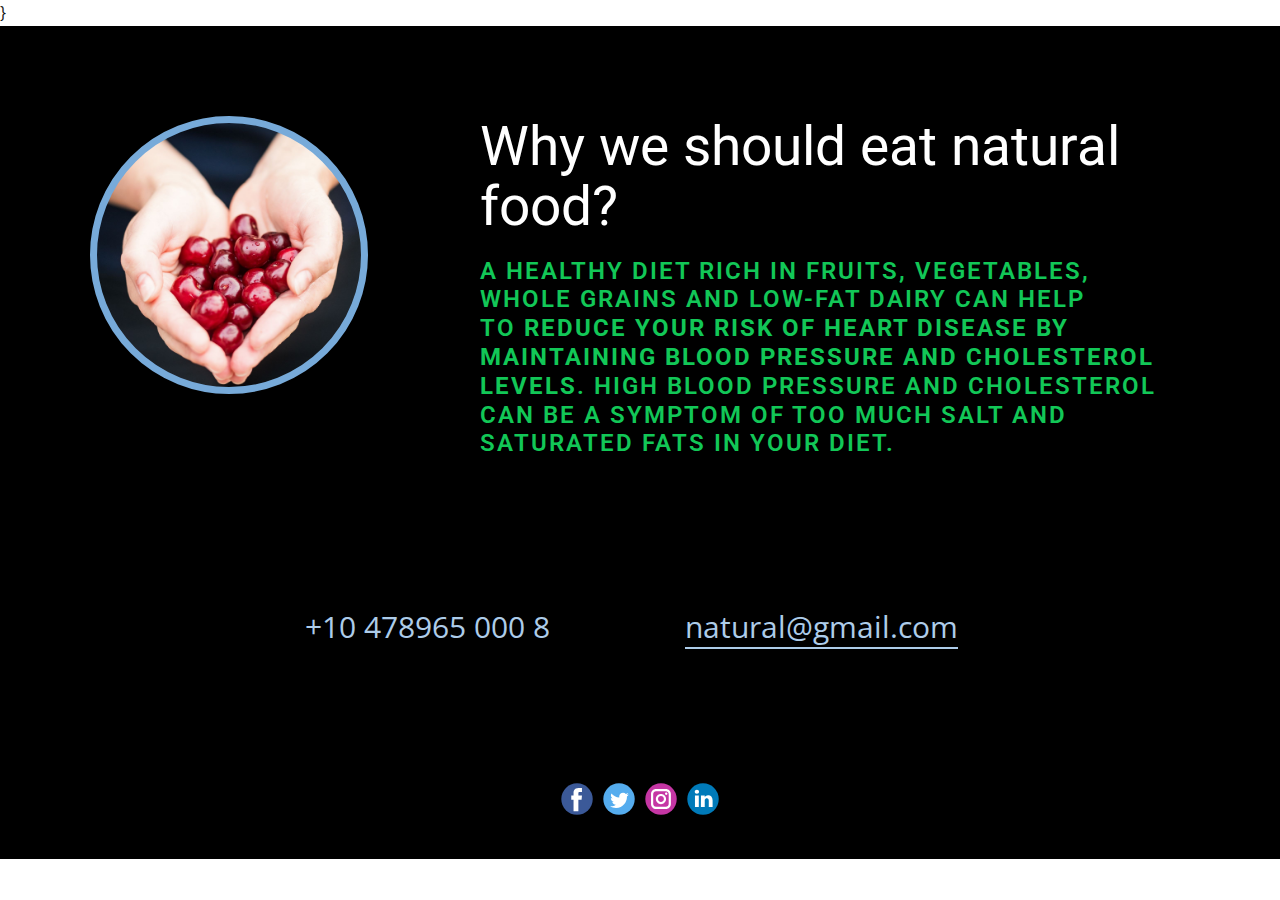
<file: About.html>
<!DOCTYPE html>
<html style="font-size: 16px;" lang="en"><head>
    <meta name="viewport" content="width=device-width, initial-scale=1.0">
    <meta charset="utf-8">
    <meta name="keywords" content="​Why we should eat natural food?">
    <meta name="description" content="">
    <title>About</title>
    <link rel="stylesheet" href="index.css" media="screen">
<link rel="stylesheet" href="About.css" media="screen">
    <script class="u-script" type="text/javascript" src="index2.js" defer=""></script>
    <script class="u-script" type="text/javascript" src="index.js" defer=""></script>
 
    <link id="u-theme-google-font" rel="stylesheet" href="https://fonts.googleapis.com/css?family=Roboto:100,100i,300,300i,400,400i,500,500i,700,700i,900,900i|Open+Sans:300,300i,400,400i,500,500i,600,600i,700,700i,800,800i">
    
    
    <script type="application/ld+json">{
      "@context": "http://schema.org",
      "@type": "Organization",
      "name": "About",
      "url": "About.html",
      "logo": "images/Logo.png"
    }</script>
}</script>
    <meta name="theme-color" content="#478ac9">
    <meta property="og:title" content="About">
    <meta property="og:type" content="website">
  </head>
  <body class="u-body u-xl-mode" data-lang="en">
    <section class="u-align-center-lg u-align-center-md u-align-center-xl u-align-left-sm u-align-left-xs u-black u-clearfix u-section-1" id="carousel_1e58">
      <div class="u-clearfix u-sheet u-valign-middle u-sheet-1">
        <div class="u-clearfix u-expanded-width u-layout-wrap u-layout-wrap-1">
          <div class="u-layout">
            <div class="u-layout-row">
              <div class="u-align-left u-container-style u-layout-cell u-radius-20 u-size-20-lg u-size-20-xl u-size-60-md u-size-60-sm u-size-60-xs u-layout-cell-1">
                <div class="u-container-layout u-valign-middle-md u-valign-middle-sm u-valign-middle-xs u-container-layout-1">
                  <div class="u-border-7 u-border-palette-1-light-1 u-image u-image-circle u-image-1" data-image-width="5041" data-image-height="7561"></div>
                </div>
              </div>
              <div class="u-container-style u-layout-cell u-size-40-lg u-size-40-xl u-size-60-md u-size-60-sm u-size-60-xs u-layout-cell-2">
                <div class="u-container-layout u-container-layout-2">
                  <h2 class="u-text u-text-1"> Why we should eat natural food?</h2>
                  <h5 class="u-text u-text-default u-text-palette-4-base u-text-2">A healthy diet rich in fruits, vegetables, whole grains and low-fat dairy can help to&nbsp;<b>reduce your risk of heart disease by maintaining blood pressure and cholesterol levels</b>. High blood pressure and cholesterol can be a symptom of too much salt and saturated fats in your diet.
                  </h5>
                </div>
              </div>
            </div>
          </div>
        </div>
        <div class="u-expanded-width u-list u-list-1">
          <div class="u-repeater u-repeater-1">
            <div class="u-container-style u-list-item u-repeater-item">
              <div class="u-container-layout u-similar-container u-container-layout-3">
                <h4 class="u-custom-font u-text u-text-font u-text-palette-1-light-2 u-text-3"></h4>
              </div>
            </div>
            <div class="u-container-style u-list-item u-repeater-item">
              <div class="u-container-layout u-similar-container u-container-layout-4">
                <h4 class="u-custom-font u-text u-text-font u-text-palette-1-light-2 u-text-4">
                  <a class="u-active-none u-border-active-white u-border-hover-white u-border-none u-btn u-button-link u-button-style u-hover-none u-none u-text-active-white u-text-hover-white u-text-palette-1-light-2 u-btn-1" href="https://nicepage.review" data-animation-name="" data-animation-duration="0" data-animation-delay="0" data-animation-direction=""> +10 478965 000 8</a>
                </h4>
              </div>
            </div>
            <div class="u-container-style u-list-item u-repeater-item">
              <div class="u-container-layout u-similar-container u-container-layout-5">
                <h4 class="u-custom-font u-text u-text-font u-text-palette-1-light-2 u-text-5">
                  <a href="#" class="u-active-none u-border-2 u-border-active-white u-border-hover-white u-border-no-left u-border-no-right u-border-no-top u-border-palette-1-light-2 u-bottom-left-radius-0 u-bottom-right-radius-0 u-btn u-button-link u-button-style u-hover-none u-none u-radius-0 u-text-active-white u-text-hover-white u-text-palette-1-light-2 u-top-left-radius-0 u-top-right-radius-0 u-btn-2">natural@gmail.com<br>
                  </a>
                </h4>
              </div>
            </div>
          </div>
        </div>
      </div>
    </section>
    
    
    <footer class="u-black u-clearfix u-footer" id="sec-aee1"><div class="u-clearfix u-sheet u-sheet-1">
        <div class="u-align-left u-social-icons u-spacing-10 u-social-icons-1">
          <a class="u-social-url" title="facebook" target="_blank" href=""><span class="u-icon u-social-facebook u-social-icon u-icon-1"><svg class="u-svg-link" preserveAspectRatio="xMidYMin slice" viewBox="0 0 112 112" style=""><use xmlns:xlink="http://www.w3.org/1999/xlink" xlink:href="#svg-edf6"></use></svg><svg class="u-svg-content" viewBox="0 0 112 112" x="0" y="0" id="svg-edf6"><circle fill="currentColor" cx="56.1" cy="56.1" r="55"></circle><path fill="#FFFFFF" d="M73.5,31.6h-9.1c-1.4,0-3.6,0.8-3.6,3.9v8.5h12.6L72,58.3H60.8v40.8H43.9V58.3h-8V43.9h8v-9.2
            c0-6.7,3.1-17,17-17h12.5v13.9H73.5z"></path></svg></span>
          </a>
          <a class="u-social-url" title="twitter" target="_blank" href=""><span class="u-icon u-social-icon u-social-twitter u-icon-2"><svg class="u-svg-link" preserveAspectRatio="xMidYMin slice" viewBox="0 0 112 112" style=""><use xmlns:xlink="http://www.w3.org/1999/xlink" xlink:href="#svg-08f9"></use></svg><svg class="u-svg-content" viewBox="0 0 112 112" x="0" y="0" id="svg-08f9"><circle fill="currentColor" class="st0" cx="56.1" cy="56.1" r="55"></circle><path fill="#FFFFFF" d="M83.8,47.3c0,0.6,0,1.2,0,1.7c0,17.7-13.5,38.2-38.2,38.2C38,87.2,31,85,25,81.2c1,0.1,2.1,0.2,3.2,0.2
            c6.3,0,12.1-2.1,16.7-5.7c-5.9-0.1-10.8-4-12.5-9.3c0.8,0.2,1.7,0.2,2.5,0.2c1.2,0,2.4-0.2,3.5-0.5c-6.1-1.2-10.8-6.7-10.8-13.1
            c0-0.1,0-0.1,0-0.2c1.8,1,3.9,1.6,6.1,1.7c-3.6-2.4-6-6.5-6-11.2c0-2.5,0.7-4.8,1.8-6.7c6.6,8.1,16.5,13.5,27.6,14
            c-0.2-1-0.3-2-0.3-3.1c0-7.4,6-13.4,13.4-13.4c3.9,0,7.3,1.6,9.8,4.2c3.1-0.6,5.9-1.7,8.5-3.3c-1,3.1-3.1,5.8-5.9,7.4
            c2.7-0.3,5.3-1,7.7-2.1C88.7,43,86.4,45.4,83.8,47.3z"></path></svg></span>
          </a>
          <a class="u-social-url" title="instagram" target="_blank" href=""><span class="u-icon u-social-icon u-social-instagram u-icon-3"><svg class="u-svg-link" preserveAspectRatio="xMidYMin slice" viewBox="0 0 112 112" style=""><use xmlns:xlink="http://www.w3.org/1999/xlink" xlink:href="#svg-31a1"></use></svg><svg class="u-svg-content" viewBox="0 0 112 112" x="0" y="0" id="svg-31a1"><circle fill="currentColor" cx="56.1" cy="56.1" r="55"></circle><path fill="#FFFFFF" d="M55.9,38.2c-9.9,0-17.9,8-17.9,17.9C38,66,46,74,55.9,74c9.9,0,17.9-8,17.9-17.9C73.8,46.2,65.8,38.2,55.9,38.2
            z M55.9,66.4c-5.7,0-10.3-4.6-10.3-10.3c-0.1-5.7,4.6-10.3,10.3-10.3c5.7,0,10.3,4.6,10.3,10.3C66.2,61.8,61.6,66.4,55.9,66.4z"></path><path fill="#FFFFFF" d="M74.3,33.5c-2.3,0-4.2,1.9-4.2,4.2s1.9,4.2,4.2,4.2s4.2-1.9,4.2-4.2S76.6,33.5,74.3,33.5z"></path><path fill="#FFFFFF" d="M73.1,21.3H38.6c-9.7,0-17.5,7.9-17.5,17.5v34.5c0,9.7,7.9,17.6,17.5,17.6h34.5c9.7,0,17.5-7.9,17.5-17.5V38.8
            C90.6,29.1,82.7,21.3,73.1,21.3z M83,73.3c0,5.5-4.5,9.9-9.9,9.9H38.6c-5.5,0-9.9-4.5-9.9-9.9V38.8c0-5.5,4.5-9.9,9.9-9.9h34.5
            c5.5,0,9.9,4.5,9.9,9.9V73.3z"></path></svg></span>
          </a>
          <a class="u-social-url" title="linkedin" target="_blank" href=""><span class="u-icon u-social-icon u-social-linkedin u-icon-4"><svg class="u-svg-link" preserveAspectRatio="xMidYMin slice" viewBox="0 0 112 112" style=""><use xmlns:xlink="http://www.w3.org/1999/xlink" xlink:href="#svg-04e5"></use></svg><svg class="u-svg-content" viewBox="0 0 112 112" x="0" y="0" id="svg-04e5"><circle fill="currentColor" cx="56.1" cy="56.1" r="55"></circle><path fill="#FFFFFF" d="M41.3,83.7H27.9V43.4h13.4V83.7z M34.6,37.9L34.6,37.9c-4.6,0-7.5-3.1-7.5-7c0-4,3-7,7.6-7s7.4,3,7.5,7
            C42.2,34.8,39.2,37.9,34.6,37.9z M89.6,83.7H76.2V62.2c0-5.4-1.9-9.1-6.8-9.1c-3.7,0-5.9,2.5-6.9,4.9c-0.4,0.9-0.4,2.1-0.4,3.3v22.5
            H48.7c0,0,0.2-36.5,0-40.3h13.4v5.7c1.8-2.7,5-6.7,12.1-6.7c8.8,0,15.4,5.8,15.4,18.1V83.7z"></path></svg></span>
          </a>
        </div>
      </div></footer>

  
</body></html>
</file>
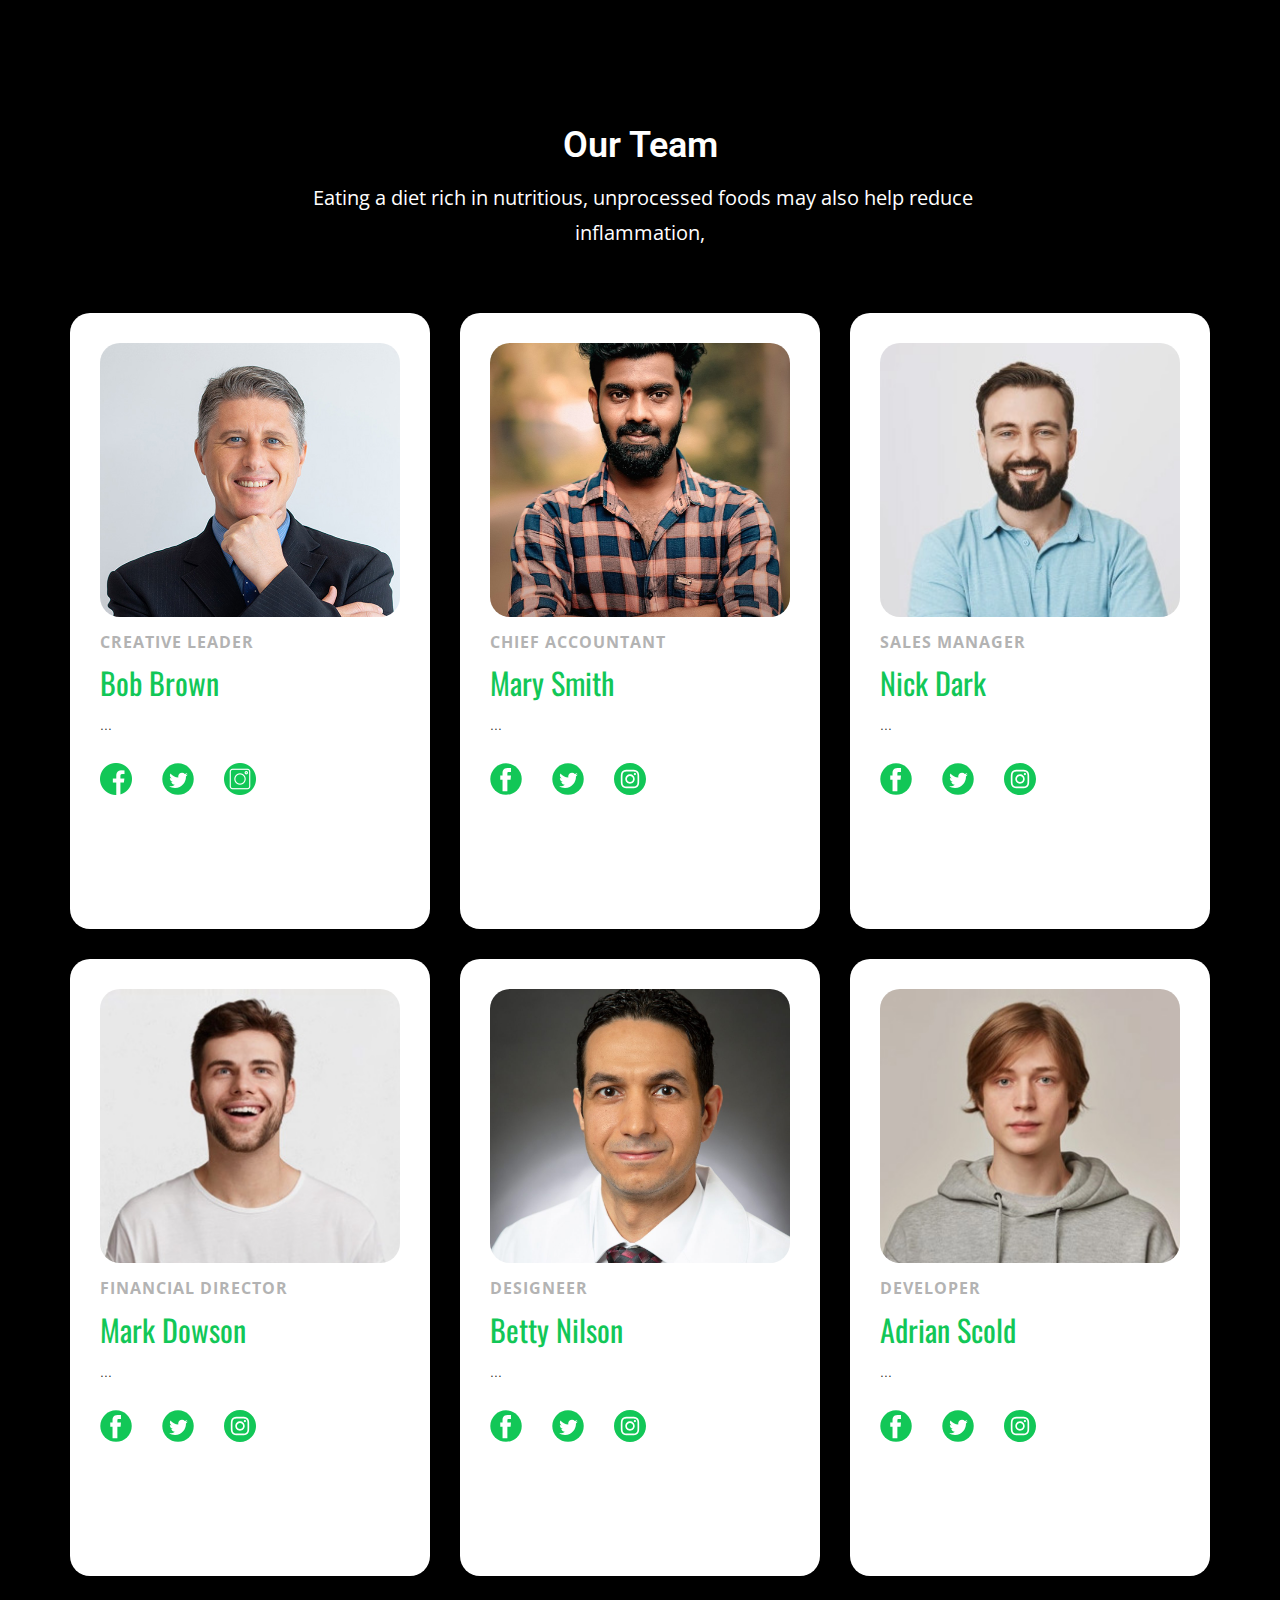
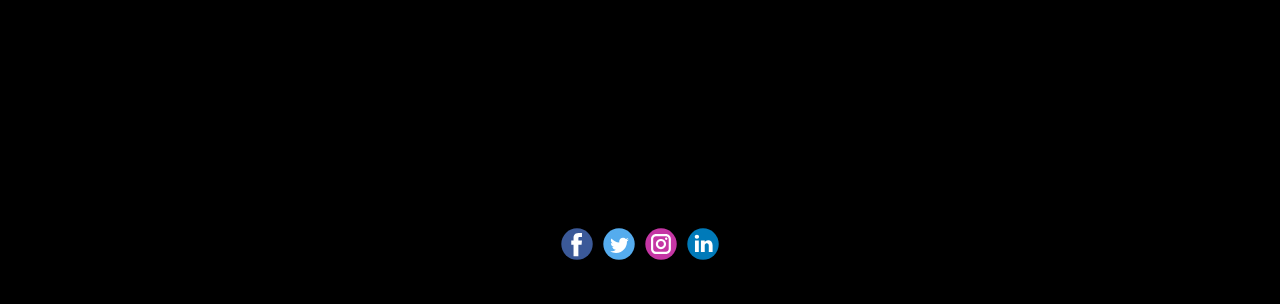
<file: Contact.html>
<!DOCTYPE html>
<html style="font-size: 16px;" lang="en"><head>
    <meta name="viewport" content="width=device-width, initial-scale=1.0">
    <meta charset="utf-8">
    <meta name="keywords" content="Contact">
    <meta name="description" content="">
    <title>Contact</title>
    <link rel="stylesheet" href="index.css" media="screen">
<link rel="stylesheet" href="Contact.css" media="screen">
    <script class="u-script" type="text/javascript" src="index.js" defer=""></script>
    <script class="u-script" type="text/javascript" src="index2.js" defer=""></script>

    <link id="u-theme-google-font" rel="stylesheet" href="https://fonts.googleapis.com/css?family=Roboto:100,100i,300,300i,400,400i,500,500i,700,700i,900,900i|Open+Sans:300,300i,400,400i,500,500i,600,600i,700,700i,800,800i">
    <link id="u-page-google-font" rel="stylesheet" href="https://fonts.googleapis.com/css?family=Oswald:200,300,400,500,600,700">
    
    
 
    <meta name="theme-color" content="#478ac9">
    <meta property="og:title" content="Contact">
    <meta property="og:type" content="website">
  </head>
  <body class="u-body u-xl-mode" data-lang="en">
    <section class="u-align-center u-black u-clearfix u-section-1" id="carousel_c8cf">
      <div class="u-clearfix u-sheet u-sheet-1">
        <h2 class="u-text u-text-default u-text-1">Our Tea​m</h2>
        <p class="u-text u-text-2"> &nbsp;Eating a diet rich in nutritious, unprocessed foods may also help reduce inflammation,</p>
        <div class="u-expanded-width u-list u-list-1">
          <div class="u-repeater u-repeater-1">
            <div class="u-align-center u-container-style u-list-item u-radius-20 u-repeater-item u-shape-round u-white u-list-item-1">
              <div class="u-container-layout u-similar-container u-container-layout-1">
                <img alt="" class="u-expanded-width u-image u-image-round u-radius-20 u-image-1" data-image-width="598" data-image-height="598" src="images/b5f9e7f9-f0cf-42fb-96c9-3156bc7d64a2.jpg">
                <p class="u-align-left u-text u-text-grey-30 u-text-3">creative leader</p>
                <h3 class="u-align-left u-text u-text-default u-text-palette-4-base u-text-4">Bob Brown</h3>
                <p class="u-align-left u-text u-text-body-color u-text-5">...</p>
                <div class="u-align-left u-social-icons u-spacing-30 u-social-icons-1">
                  <a class="u-social-url" title="facebook" target="_blank" href="https://facebook.com/name"><span class="u-file-icon u-icon u-social-facebook u-social-icon u-text-palette-4-base"><img src="images/1384005-5fda1fcd.png" alt=""></span>
                  </a>
                  <a class="u-social-url" title="twitter" target="_blank" href="https://twitter.com/name"><span class="u-icon u-icon-circle u-social-icon u-social-twitter u-text-palette-4-base"><svg class="u-svg-link" preserveAspectRatio="xMidYMin slice" viewBox="0 0 112 112" style=""><use xmlns:xlink="http://www.w3.org/1999/xlink" xlink:href="#svg-030e"></use></svg><svg class="u-svg-content" viewBox="0 0 112 112" x="0" y="0" id="svg-030e"><circle fill="currentColor" class="st0" cx="56.1" cy="56.1" r="55"></circle><path fill="#FFFFFF" d="M83.8,47.3c0,0.6,0,1.2,0,1.7c0,17.7-13.5,38.2-38.2,38.2C38,87.2,31,85,25,81.2c1,0.1,2.1,0.2,3.2,0.2
c6.3,0,12.1-2.1,16.7-5.7c-5.9-0.1-10.8-4-12.5-9.3c0.8,0.2,1.7,0.2,2.5,0.2c1.2,0,2.4-0.2,3.5-0.5c-6.1-1.2-10.8-6.7-10.8-13.1
c0-0.1,0-0.1,0-0.2c1.8,1,3.9,1.6,6.1,1.7c-3.6-2.4-6-6.5-6-11.2c0-2.5,0.7-4.8,1.8-6.7c6.6,8.1,16.5,13.5,27.6,14
c-0.2-1-0.3-2-0.3-3.1c0-7.4,6-13.4,13.4-13.4c3.9,0,7.3,1.6,9.8,4.2c3.1-0.6,5.9-1.7,8.5-3.3c-1,3.1-3.1,5.8-5.9,7.4
c2.7-0.3,5.3-1,7.7-2.1C88.7,43,86.4,45.4,83.8,47.3z"></path></svg></span>
                  </a>
                  <a class="u-social-url" title="instagram" target="_blank" href="https://instagram.com/name"><span class="u-file-icon u-icon u-social-icon u-social-instagram u-text-palette-4-base"><img src="images/1362894-6f06c654.png" alt=""></span>
                  </a>
                </div>
              </div>
            </div>
            <div class="u-align-center u-container-style u-list-item u-radius-20 u-repeater-item u-shape-round u-white">
              <div class="u-container-layout u-similar-container u-container-layout-2">
                <img alt="" class="u-expanded-width u-image u-image-round u-radius-20 u-image-2" data-image-width="800" data-image-height="999" src="images/67785259-0.jpeg">
                <p class="u-align-left u-text u-text-grey-30 u-text-6"> Chief Accountant</p>
                <h3 class="u-align-left u-text u-text-default u-text-palette-4-base u-text-7">Mary Smith&nbsp;</h3>
                <p class="u-align-left u-text u-text-body-color u-text-8">...</p>
                <div class="u-align-left u-social-icons u-spacing-30 u-social-icons-2">
                  <a class="u-social-url" title="facebook" target="_blank" href="https://facebook.com/name"><span class="u-icon u-icon-circle u-social-facebook u-social-icon u-text-palette-4-base u-icon-4"><svg class="u-svg-link" preserveAspectRatio="xMidYMin slice" viewBox="0 0 112 112" style=""><use xmlns:xlink="http://www.w3.org/1999/xlink" xlink:href="#svg-0afe"></use></svg><svg class="u-svg-content" viewBox="0 0 112 112" x="0" y="0" id="svg-0afe"><circle fill="currentColor" cx="56.1" cy="56.1" r="55"></circle><path fill="#FFFFFF" d="M73.5,31.6h-9.1c-1.4,0-3.6,0.8-3.6,3.9v8.5h12.6L72,58.3H60.8v40.8H43.9V58.3h-8V43.9h8v-9.2
c0-6.7,3.1-17,17-17h12.5v13.9H73.5z"></path></svg></span>
                  </a>
                  <a class="u-social-url" title="twitter" target="_blank" href="https://twitter.com/name"><span class="u-icon u-icon-circle u-social-icon u-social-twitter u-text-palette-4-base u-icon-5"><svg class="u-svg-link" preserveAspectRatio="xMidYMin slice" viewBox="0 0 112 112" style=""><use xmlns:xlink="http://www.w3.org/1999/xlink" xlink:href="#svg-6c19"></use></svg><svg class="u-svg-content" viewBox="0 0 112 112" x="0" y="0" id="svg-6c19"><circle fill="currentColor" class="st0" cx="56.1" cy="56.1" r="55"></circle><path fill="#FFFFFF" d="M83.8,47.3c0,0.6,0,1.2,0,1.7c0,17.7-13.5,38.2-38.2,38.2C38,87.2,31,85,25,81.2c1,0.1,2.1,0.2,3.2,0.2
c6.3,0,12.1-2.1,16.7-5.7c-5.9-0.1-10.8-4-12.5-9.3c0.8,0.2,1.7,0.2,2.5,0.2c1.2,0,2.4-0.2,3.5-0.5c-6.1-1.2-10.8-6.7-10.8-13.1
c0-0.1,0-0.1,0-0.2c1.8,1,3.9,1.6,6.1,1.7c-3.6-2.4-6-6.5-6-11.2c0-2.5,0.7-4.8,1.8-6.7c6.6,8.1,16.5,13.5,27.6,14
c-0.2-1-0.3-2-0.3-3.1c0-7.4,6-13.4,13.4-13.4c3.9,0,7.3,1.6,9.8,4.2c3.1-0.6,5.9-1.7,8.5-3.3c-1,3.1-3.1,5.8-5.9,7.4
c2.7-0.3,5.3-1,7.7-2.1C88.7,43,86.4,45.4,83.8,47.3z"></path></svg></span>
                  </a>
                  <a class="u-social-url" title="instagram" target="_blank" href="https://instagram.com/name"><span class="u-icon u-icon-circle u-social-icon u-social-instagram u-text-palette-4-base u-icon-6"><svg class="u-svg-link" preserveAspectRatio="xMidYMin slice" viewBox="0 0 512 512" style=""><use xmlns:xlink="http://www.w3.org/1999/xlink" xlink:href="#svg-5892"></use></svg><svg class="u-svg-content" viewBox="0 0 512 512" id="svg-5892"><path d="m305 256c0 27.0625-21.9375 49-49 49s-49-21.9375-49-49 21.9375-49 49-49 49 21.9375 49 49zm0 0"></path><path d="m370.59375 169.304688c-2.355469-6.382813-6.113281-12.160157-10.996094-16.902344-4.742187-4.882813-10.515625-8.640625-16.902344-10.996094-5.179687-2.011719-12.960937-4.40625-27.292968-5.058594-15.503906-.707031-20.152344-.859375-59.402344-.859375-39.253906 0-43.902344.148438-59.402344.855469-14.332031.65625-22.117187 3.050781-27.292968 5.0625-6.386719 2.355469-12.164063 6.113281-16.902344 10.996094-4.882813 4.742187-8.640625 10.515625-11 16.902344-2.011719 5.179687-4.40625 12.964843-5.058594 27.296874-.707031 15.5-.859375 20.148438-.859375 59.402344 0 39.25.152344 43.898438.859375 59.402344.652344 14.332031 3.046875 22.113281 5.058594 27.292969 2.359375 6.386719 6.113281 12.160156 10.996094 16.902343 4.742187 4.882813 10.515624 8.640626 16.902343 10.996094 5.179688 2.015625 12.964844 4.410156 27.296875 5.0625 15.5.707032 20.144532.855469 59.398438.855469 39.257812 0 43.90625-.148437 59.402344-.855469 14.332031-.652344 22.117187-3.046875 27.296874-5.0625 12.820313-4.945312 22.953126-15.078125 27.898438-27.898437 2.011719-5.179688 4.40625-12.960938 5.0625-27.292969.707031-15.503906.855469-20.152344.855469-59.402344 0-39.253906-.148438-43.902344-.855469-59.402344-.652344-14.332031-3.046875-22.117187-5.0625-27.296874zm-114.59375 162.179687c-41.691406 0-75.488281-33.792969-75.488281-75.484375s33.796875-75.484375 75.488281-75.484375c41.6875 0 75.484375 33.792969 75.484375 75.484375s-33.796875 75.484375-75.484375 75.484375zm78.46875-136.3125c-9.742188 0-17.640625-7.898437-17.640625-17.640625s7.898437-17.640625 17.640625-17.640625 17.640625 7.898437 17.640625 17.640625c-.003906 9.742188-7.898437 17.640625-17.640625 17.640625zm0 0"></path><path d="m256 0c-141.363281 0-256 114.636719-256 256s114.636719 256 256 256 256-114.636719 256-256-114.636719-256-256-256zm146.113281 316.605469c-.710937 15.648437-3.199219 26.332031-6.832031 35.683593-7.636719 19.746094-23.246094 35.355469-42.992188 42.992188-9.347656 3.632812-20.035156 6.117188-35.679687 6.832031-15.675781.714844-20.683594.886719-60.605469.886719-39.925781 0-44.929687-.171875-60.609375-.886719-15.644531-.714843-26.332031-3.199219-35.679687-6.832031-9.8125-3.691406-18.695313-9.476562-26.039063-16.957031-7.476562-7.339844-13.261719-16.226563-16.953125-26.035157-3.632812-9.347656-6.121094-20.035156-6.832031-35.679687-.722656-15.679687-.890625-20.6875-.890625-60.609375s.167969-44.929688.886719-60.605469c.710937-15.648437 3.195312-26.332031 6.828125-35.683593 3.691406-9.808594 9.480468-18.695313 16.960937-26.035157 7.339844-7.480469 16.226563-13.265625 26.035157-16.957031 9.351562-3.632812 20.035156-6.117188 35.683593-6.832031 15.675781-.714844 20.683594-.886719 60.605469-.886719s44.929688.171875 60.605469.890625c15.648437.710937 26.332031 3.195313 35.683593 6.824219 9.808594 3.691406 18.695313 9.480468 26.039063 16.960937 7.476563 7.34375 13.265625 16.226563 16.953125 26.035157 3.636719 9.351562 6.121094 20.035156 6.835938 35.683593.714843 15.675781.882812 20.683594.882812 60.605469s-.167969 44.929688-.886719 60.605469zm0 0"></path></svg></span>
                  </a>
                </div>
              </div>
            </div>
            <div class="u-align-center u-container-style u-list-item u-radius-20 u-repeater-item u-shape-round u-white">
              <div class="u-container-layout u-similar-container u-container-layout-3">
                <img alt="" class="u-expanded-width u-image u-image-round u-radius-20 u-image-3" data-image-width="294" data-image-height="294" src="images/1.jpg">
                <p class="u-align-left u-text u-text-grey-30 u-text-9">sales manager</p>
                <h3 class="u-align-left u-text u-text-default u-text-palette-4-base u-text-10"> Nick Dark</h3>
                <p class="u-align-left u-text u-text-body-color u-text-11">...</p>
                <div class="u-align-left u-social-icons u-spacing-30 u-social-icons-3">
                  <a class="u-social-url" title="facebook" target="_blank" href="https://facebook.com/name"><span class="u-icon u-icon-circle u-social-facebook u-social-icon u-text-palette-4-base u-icon-7"><svg class="u-svg-link" preserveAspectRatio="xMidYMin slice" viewBox="0 0 112 112" style=""><use xmlns:xlink="http://www.w3.org/1999/xlink" xlink:href="#svg-0afe"></use></svg><svg class="u-svg-content" viewBox="0 0 112 112" x="0" y="0" id="svg-0afe"><circle fill="currentColor" cx="56.1" cy="56.1" r="55"></circle><path fill="#FFFFFF" d="M73.5,31.6h-9.1c-1.4,0-3.6,0.8-3.6,3.9v8.5h12.6L72,58.3H60.8v40.8H43.9V58.3h-8V43.9h8v-9.2
c0-6.7,3.1-17,17-17h12.5v13.9H73.5z"></path></svg></span>
                  </a>
                  <a class="u-social-url" title="twitter" target="_blank" href="https://twitter.com/name"><span class="u-icon u-icon-circle u-social-icon u-social-twitter u-text-palette-4-base u-icon-8"><svg class="u-svg-link" preserveAspectRatio="xMidYMin slice" viewBox="0 0 112 112" style=""><use xmlns:xlink="http://www.w3.org/1999/xlink" xlink:href="#svg-6c19"></use></svg><svg class="u-svg-content" viewBox="0 0 112 112" x="0" y="0" id="svg-6c19"><circle fill="currentColor" class="st0" cx="56.1" cy="56.1" r="55"></circle><path fill="#FFFFFF" d="M83.8,47.3c0,0.6,0,1.2,0,1.7c0,17.7-13.5,38.2-38.2,38.2C38,87.2,31,85,25,81.2c1,0.1,2.1,0.2,3.2,0.2
c6.3,0,12.1-2.1,16.7-5.7c-5.9-0.1-10.8-4-12.5-9.3c0.8,0.2,1.7,0.2,2.5,0.2c1.2,0,2.4-0.2,3.5-0.5c-6.1-1.2-10.8-6.7-10.8-13.1
c0-0.1,0-0.1,0-0.2c1.8,1,3.9,1.6,6.1,1.7c-3.6-2.4-6-6.5-6-11.2c0-2.5,0.7-4.8,1.8-6.7c6.6,8.1,16.5,13.5,27.6,14
c-0.2-1-0.3-2-0.3-3.1c0-7.4,6-13.4,13.4-13.4c3.9,0,7.3,1.6,9.8,4.2c3.1-0.6,5.9-1.7,8.5-3.3c-1,3.1-3.1,5.8-5.9,7.4
c2.7-0.3,5.3-1,7.7-2.1C88.7,43,86.4,45.4,83.8,47.3z"></path></svg></span>
                  </a>
                  <a class="u-social-url" title="instagram" target="_blank" href="https://instagram.com/name"><span class="u-icon u-icon-circle u-social-icon u-social-instagram u-text-palette-4-base u-icon-9"><svg class="u-svg-link" preserveAspectRatio="xMidYMin slice" viewBox="0 0 512 512" style=""><use xmlns:xlink="http://www.w3.org/1999/xlink" xlink:href="#svg-5892"></use></svg><svg class="u-svg-content" viewBox="0 0 512 512" id="svg-5892"><path d="m305 256c0 27.0625-21.9375 49-49 49s-49-21.9375-49-49 21.9375-49 49-49 49 21.9375 49 49zm0 0"></path><path d="m370.59375 169.304688c-2.355469-6.382813-6.113281-12.160157-10.996094-16.902344-4.742187-4.882813-10.515625-8.640625-16.902344-10.996094-5.179687-2.011719-12.960937-4.40625-27.292968-5.058594-15.503906-.707031-20.152344-.859375-59.402344-.859375-39.253906 0-43.902344.148438-59.402344.855469-14.332031.65625-22.117187 3.050781-27.292968 5.0625-6.386719 2.355469-12.164063 6.113281-16.902344 10.996094-4.882813 4.742187-8.640625 10.515625-11 16.902344-2.011719 5.179687-4.40625 12.964843-5.058594 27.296874-.707031 15.5-.859375 20.148438-.859375 59.402344 0 39.25.152344 43.898438.859375 59.402344.652344 14.332031 3.046875 22.113281 5.058594 27.292969 2.359375 6.386719 6.113281 12.160156 10.996094 16.902343 4.742187 4.882813 10.515624 8.640626 16.902343 10.996094 5.179688 2.015625 12.964844 4.410156 27.296875 5.0625 15.5.707032 20.144532.855469 59.398438.855469 39.257812 0 43.90625-.148437 59.402344-.855469 14.332031-.652344 22.117187-3.046875 27.296874-5.0625 12.820313-4.945312 22.953126-15.078125 27.898438-27.898437 2.011719-5.179688 4.40625-12.960938 5.0625-27.292969.707031-15.503906.855469-20.152344.855469-59.402344 0-39.253906-.148438-43.902344-.855469-59.402344-.652344-14.332031-3.046875-22.117187-5.0625-27.296874zm-114.59375 162.179687c-41.691406 0-75.488281-33.792969-75.488281-75.484375s33.796875-75.484375 75.488281-75.484375c41.6875 0 75.484375 33.792969 75.484375 75.484375s-33.796875 75.484375-75.484375 75.484375zm78.46875-136.3125c-9.742188 0-17.640625-7.898437-17.640625-17.640625s7.898437-17.640625 17.640625-17.640625 17.640625 7.898437 17.640625 17.640625c-.003906 9.742188-7.898437 17.640625-17.640625 17.640625zm0 0"></path><path d="m256 0c-141.363281 0-256 114.636719-256 256s114.636719 256 256 256 256-114.636719 256-256-114.636719-256-256-256zm146.113281 316.605469c-.710937 15.648437-3.199219 26.332031-6.832031 35.683593-7.636719 19.746094-23.246094 35.355469-42.992188 42.992188-9.347656 3.632812-20.035156 6.117188-35.679687 6.832031-15.675781.714844-20.683594.886719-60.605469.886719-39.925781 0-44.929687-.171875-60.609375-.886719-15.644531-.714843-26.332031-3.199219-35.679687-6.832031-9.8125-3.691406-18.695313-9.476562-26.039063-16.957031-7.476562-7.339844-13.261719-16.226563-16.953125-26.035157-3.632812-9.347656-6.121094-20.035156-6.832031-35.679687-.722656-15.679687-.890625-20.6875-.890625-60.609375s.167969-44.929688.886719-60.605469c.710937-15.648437 3.195312-26.332031 6.828125-35.683593 3.691406-9.808594 9.480468-18.695313 16.960937-26.035157 7.339844-7.480469 16.226563-13.265625 26.035157-16.957031 9.351562-3.632812 20.035156-6.117188 35.683593-6.832031 15.675781-.714844 20.683594-.886719 60.605469-.886719s44.929688.171875 60.605469.890625c15.648437.710937 26.332031 3.195313 35.683593 6.824219 9.808594 3.691406 18.695313 9.480468 26.039063 16.960937 7.476563 7.34375 13.265625 16.226563 16.953125 26.035157 3.636719 9.351562 6.121094 20.035156 6.835938 35.683593.714843 15.675781.882812 20.683594.882812 60.605469s-.167969 44.929688-.886719 60.605469zm0 0"></path></svg></span>
                  </a>
                </div>
              </div>
            </div>
            <div class="u-align-center u-container-style u-list-item u-radius-20 u-repeater-item u-shape-round u-white">
              <div class="u-container-layout u-similar-container u-container-layout-4">
                <img alt="" class="u-expanded-width u-image u-image-round u-radius-20 u-image-4" data-image-width="295" data-image-height="295" src="images/dssd.jpg">
                <p class="u-align-left u-text u-text-grey-30 u-text-12"> Financial Director</p>
                <h3 class="u-align-left u-text u-text-default u-text-palette-4-base u-text-13"> Mark Dowson</h3>
                <p class="u-align-left u-text u-text-body-color u-text-14">...</p>
                <div class="u-align-left u-social-icons u-spacing-30 u-social-icons-4">
                  <a class="u-social-url" title="facebook" target="_blank" href="https://facebook.com/name"><span class="u-icon u-icon-circle u-social-facebook u-social-icon u-text-palette-4-base u-icon-10"><svg class="u-svg-link" preserveAspectRatio="xMidYMin slice" viewBox="0 0 112 112" style=""><use xmlns:xlink="http://www.w3.org/1999/xlink" xlink:href="#svg-0afe"></use></svg><svg class="u-svg-content" viewBox="0 0 112 112" x="0" y="0" id="svg-0afe"><circle fill="currentColor" cx="56.1" cy="56.1" r="55"></circle><path fill="#FFFFFF" d="M73.5,31.6h-9.1c-1.4,0-3.6,0.8-3.6,3.9v8.5h12.6L72,58.3H60.8v40.8H43.9V58.3h-8V43.9h8v-9.2
c0-6.7,3.1-17,17-17h12.5v13.9H73.5z"></path></svg></span>
                  </a>
                  <a class="u-social-url" title="twitter" target="_blank" href="https://twitter.com/name"><span class="u-icon u-icon-circle u-social-icon u-social-twitter u-text-palette-4-base u-icon-11"><svg class="u-svg-link" preserveAspectRatio="xMidYMin slice" viewBox="0 0 112 112" style=""><use xmlns:xlink="http://www.w3.org/1999/xlink" xlink:href="#svg-6c19"></use></svg><svg class="u-svg-content" viewBox="0 0 112 112" x="0" y="0" id="svg-6c19"><circle fill="currentColor" class="st0" cx="56.1" cy="56.1" r="55"></circle><path fill="#FFFFFF" d="M83.8,47.3c0,0.6,0,1.2,0,1.7c0,17.7-13.5,38.2-38.2,38.2C38,87.2,31,85,25,81.2c1,0.1,2.1,0.2,3.2,0.2
c6.3,0,12.1-2.1,16.7-5.7c-5.9-0.1-10.8-4-12.5-9.3c0.8,0.2,1.7,0.2,2.5,0.2c1.2,0,2.4-0.2,3.5-0.5c-6.1-1.2-10.8-6.7-10.8-13.1
c0-0.1,0-0.1,0-0.2c1.8,1,3.9,1.6,6.1,1.7c-3.6-2.4-6-6.5-6-11.2c0-2.5,0.7-4.8,1.8-6.7c6.6,8.1,16.5,13.5,27.6,14
c-0.2-1-0.3-2-0.3-3.1c0-7.4,6-13.4,13.4-13.4c3.9,0,7.3,1.6,9.8,4.2c3.1-0.6,5.9-1.7,8.5-3.3c-1,3.1-3.1,5.8-5.9,7.4
c2.7-0.3,5.3-1,7.7-2.1C88.7,43,86.4,45.4,83.8,47.3z"></path></svg></span>
                  </a>
                  <a class="u-social-url" title="instagram" target="_blank" href="https://instagram.com/name"><span class="u-icon u-icon-circle u-social-icon u-social-instagram u-text-palette-4-base u-icon-12"><svg class="u-svg-link" preserveAspectRatio="xMidYMin slice" viewBox="0 0 512 512" style=""><use xmlns:xlink="http://www.w3.org/1999/xlink" xlink:href="#svg-5892"></use></svg><svg class="u-svg-content" viewBox="0 0 512 512" id="svg-5892"><path d="m305 256c0 27.0625-21.9375 49-49 49s-49-21.9375-49-49 21.9375-49 49-49 49 21.9375 49 49zm0 0"></path><path d="m370.59375 169.304688c-2.355469-6.382813-6.113281-12.160157-10.996094-16.902344-4.742187-4.882813-10.515625-8.640625-16.902344-10.996094-5.179687-2.011719-12.960937-4.40625-27.292968-5.058594-15.503906-.707031-20.152344-.859375-59.402344-.859375-39.253906 0-43.902344.148438-59.402344.855469-14.332031.65625-22.117187 3.050781-27.292968 5.0625-6.386719 2.355469-12.164063 6.113281-16.902344 10.996094-4.882813 4.742187-8.640625 10.515625-11 16.902344-2.011719 5.179687-4.40625 12.964843-5.058594 27.296874-.707031 15.5-.859375 20.148438-.859375 59.402344 0 39.25.152344 43.898438.859375 59.402344.652344 14.332031 3.046875 22.113281 5.058594 27.292969 2.359375 6.386719 6.113281 12.160156 10.996094 16.902343 4.742187 4.882813 10.515624 8.640626 16.902343 10.996094 5.179688 2.015625 12.964844 4.410156 27.296875 5.0625 15.5.707032 20.144532.855469 59.398438.855469 39.257812 0 43.90625-.148437 59.402344-.855469 14.332031-.652344 22.117187-3.046875 27.296874-5.0625 12.820313-4.945312 22.953126-15.078125 27.898438-27.898437 2.011719-5.179688 4.40625-12.960938 5.0625-27.292969.707031-15.503906.855469-20.152344.855469-59.402344 0-39.253906-.148438-43.902344-.855469-59.402344-.652344-14.332031-3.046875-22.117187-5.0625-27.296874zm-114.59375 162.179687c-41.691406 0-75.488281-33.792969-75.488281-75.484375s33.796875-75.484375 75.488281-75.484375c41.6875 0 75.484375 33.792969 75.484375 75.484375s-33.796875 75.484375-75.484375 75.484375zm78.46875-136.3125c-9.742188 0-17.640625-7.898437-17.640625-17.640625s7.898437-17.640625 17.640625-17.640625 17.640625 7.898437 17.640625 17.640625c-.003906 9.742188-7.898437 17.640625-17.640625 17.640625zm0 0"></path><path d="m256 0c-141.363281 0-256 114.636719-256 256s114.636719 256 256 256 256-114.636719 256-256-114.636719-256-256-256zm146.113281 316.605469c-.710937 15.648437-3.199219 26.332031-6.832031 35.683593-7.636719 19.746094-23.246094 35.355469-42.992188 42.992188-9.347656 3.632812-20.035156 6.117188-35.679687 6.832031-15.675781.714844-20.683594.886719-60.605469.886719-39.925781 0-44.929687-.171875-60.609375-.886719-15.644531-.714843-26.332031-3.199219-35.679687-6.832031-9.8125-3.691406-18.695313-9.476562-26.039063-16.957031-7.476562-7.339844-13.261719-16.226563-16.953125-26.035157-3.632812-9.347656-6.121094-20.035156-6.832031-35.679687-.722656-15.679687-.890625-20.6875-.890625-60.609375s.167969-44.929688.886719-60.605469c.710937-15.648437 3.195312-26.332031 6.828125-35.683593 3.691406-9.808594 9.480468-18.695313 16.960937-26.035157 7.339844-7.480469 16.226563-13.265625 26.035157-16.957031 9.351562-3.632812 20.035156-6.117188 35.683593-6.832031 15.675781-.714844 20.683594-.886719 60.605469-.886719s44.929688.171875 60.605469.890625c15.648437.710937 26.332031 3.195313 35.683593 6.824219 9.808594 3.691406 18.695313 9.480468 26.039063 16.960937 7.476563 7.34375 13.265625 16.226563 16.953125 26.035157 3.636719 9.351562 6.121094 20.035156 6.835938 35.683593.714843 15.675781.882812 20.683594.882812 60.605469s-.167969 44.929688-.886719 60.605469zm0 0"></path></svg></span>
                  </a>
                </div>
              </div>
            </div>
            <div class="u-align-center u-container-style u-list-item u-radius-20 u-repeater-item u-shape-round u-white">
              <div class="u-container-layout u-similar-container u-container-layout-5">
                <img alt="" class="u-expanded-width u-image u-image-round u-radius-20 u-image-5" data-image-width="1024" data-image-height="1024" src="images/Mena_Louis_Pbawy_50183-1-1024x1024.jpg">
                <p class="u-align-left u-text u-text-grey-30 u-text-15">designeer</p>
                <h3 class="u-align-left u-text u-text-default u-text-palette-4-base u-text-16"> Betty Nilson</h3>
                <p class="u-align-left u-text u-text-body-color u-text-17">...</p>
                <div class="u-align-left u-social-icons u-spacing-30 u-social-icons-5">
                  <a class="u-social-url" title="facebook" target="_blank" href="https://facebook.com/name"><span class="u-icon u-icon-circle u-social-facebook u-social-icon u-text-palette-4-base u-icon-13"><svg class="u-svg-link" preserveAspectRatio="xMidYMin slice" viewBox="0 0 112 112" style=""><use xmlns:xlink="http://www.w3.org/1999/xlink" xlink:href="#svg-0afe"></use></svg><svg class="u-svg-content" viewBox="0 0 112 112" x="0" y="0" id="svg-0afe"><circle fill="currentColor" cx="56.1" cy="56.1" r="55"></circle><path fill="#FFFFFF" d="M73.5,31.6h-9.1c-1.4,0-3.6,0.8-3.6,3.9v8.5h12.6L72,58.3H60.8v40.8H43.9V58.3h-8V43.9h8v-9.2
c0-6.7,3.1-17,17-17h12.5v13.9H73.5z"></path></svg></span>
                  </a>
                  <a class="u-social-url" title="twitter" target="_blank" href="https://twitter.com/name"><span class="u-icon u-icon-circle u-social-icon u-social-twitter u-text-palette-4-base u-icon-14"><svg class="u-svg-link" preserveAspectRatio="xMidYMin slice" viewBox="0 0 112 112" style=""><use xmlns:xlink="http://www.w3.org/1999/xlink" xlink:href="#svg-6c19"></use></svg><svg class="u-svg-content" viewBox="0 0 112 112" x="0" y="0" id="svg-6c19"><circle fill="currentColor" class="st0" cx="56.1" cy="56.1" r="55"></circle><path fill="#FFFFFF" d="M83.8,47.3c0,0.6,0,1.2,0,1.7c0,17.7-13.5,38.2-38.2,38.2C38,87.2,31,85,25,81.2c1,0.1,2.1,0.2,3.2,0.2
c6.3,0,12.1-2.1,16.7-5.7c-5.9-0.1-10.8-4-12.5-9.3c0.8,0.2,1.7,0.2,2.5,0.2c1.2,0,2.4-0.2,3.5-0.5c-6.1-1.2-10.8-6.7-10.8-13.1
c0-0.1,0-0.1,0-0.2c1.8,1,3.9,1.6,6.1,1.7c-3.6-2.4-6-6.5-6-11.2c0-2.5,0.7-4.8,1.8-6.7c6.6,8.1,16.5,13.5,27.6,14
c-0.2-1-0.3-2-0.3-3.1c0-7.4,6-13.4,13.4-13.4c3.9,0,7.3,1.6,9.8,4.2c3.1-0.6,5.9-1.7,8.5-3.3c-1,3.1-3.1,5.8-5.9,7.4
c2.7-0.3,5.3-1,7.7-2.1C88.7,43,86.4,45.4,83.8,47.3z"></path></svg></span>
                  </a>
                  <a class="u-social-url" title="instagram" target="_blank" href="https://instagram.com/name"><span class="u-icon u-icon-circle u-social-icon u-social-instagram u-text-palette-4-base u-icon-15"><svg class="u-svg-link" preserveAspectRatio="xMidYMin slice" viewBox="0 0 512 512" style=""><use xmlns:xlink="http://www.w3.org/1999/xlink" xlink:href="#svg-5892"></use></svg><svg class="u-svg-content" viewBox="0 0 512 512" id="svg-5892"><path d="m305 256c0 27.0625-21.9375 49-49 49s-49-21.9375-49-49 21.9375-49 49-49 49 21.9375 49 49zm0 0"></path><path d="m370.59375 169.304688c-2.355469-6.382813-6.113281-12.160157-10.996094-16.902344-4.742187-4.882813-10.515625-8.640625-16.902344-10.996094-5.179687-2.011719-12.960937-4.40625-27.292968-5.058594-15.503906-.707031-20.152344-.859375-59.402344-.859375-39.253906 0-43.902344.148438-59.402344.855469-14.332031.65625-22.117187 3.050781-27.292968 5.0625-6.386719 2.355469-12.164063 6.113281-16.902344 10.996094-4.882813 4.742187-8.640625 10.515625-11 16.902344-2.011719 5.179687-4.40625 12.964843-5.058594 27.296874-.707031 15.5-.859375 20.148438-.859375 59.402344 0 39.25.152344 43.898438.859375 59.402344.652344 14.332031 3.046875 22.113281 5.058594 27.292969 2.359375 6.386719 6.113281 12.160156 10.996094 16.902343 4.742187 4.882813 10.515624 8.640626 16.902343 10.996094 5.179688 2.015625 12.964844 4.410156 27.296875 5.0625 15.5.707032 20.144532.855469 59.398438.855469 39.257812 0 43.90625-.148437 59.402344-.855469 14.332031-.652344 22.117187-3.046875 27.296874-5.0625 12.820313-4.945312 22.953126-15.078125 27.898438-27.898437 2.011719-5.179688 4.40625-12.960938 5.0625-27.292969.707031-15.503906.855469-20.152344.855469-59.402344 0-39.253906-.148438-43.902344-.855469-59.402344-.652344-14.332031-3.046875-22.117187-5.0625-27.296874zm-114.59375 162.179687c-41.691406 0-75.488281-33.792969-75.488281-75.484375s33.796875-75.484375 75.488281-75.484375c41.6875 0 75.484375 33.792969 75.484375 75.484375s-33.796875 75.484375-75.484375 75.484375zm78.46875-136.3125c-9.742188 0-17.640625-7.898437-17.640625-17.640625s7.898437-17.640625 17.640625-17.640625 17.640625 7.898437 17.640625 17.640625c-.003906 9.742188-7.898437 17.640625-17.640625 17.640625zm0 0"></path><path d="m256 0c-141.363281 0-256 114.636719-256 256s114.636719 256 256 256 256-114.636719 256-256-114.636719-256-256-256zm146.113281 316.605469c-.710937 15.648437-3.199219 26.332031-6.832031 35.683593-7.636719 19.746094-23.246094 35.355469-42.992188 42.992188-9.347656 3.632812-20.035156 6.117188-35.679687 6.832031-15.675781.714844-20.683594.886719-60.605469.886719-39.925781 0-44.929687-.171875-60.609375-.886719-15.644531-.714843-26.332031-3.199219-35.679687-6.832031-9.8125-3.691406-18.695313-9.476562-26.039063-16.957031-7.476562-7.339844-13.261719-16.226563-16.953125-26.035157-3.632812-9.347656-6.121094-20.035156-6.832031-35.679687-.722656-15.679687-.890625-20.6875-.890625-60.609375s.167969-44.929688.886719-60.605469c.710937-15.648437 3.195312-26.332031 6.828125-35.683593 3.691406-9.808594 9.480468-18.695313 16.960937-26.035157 7.339844-7.480469 16.226563-13.265625 26.035157-16.957031 9.351562-3.632812 20.035156-6.117188 35.683593-6.832031 15.675781-.714844 20.683594-.886719 60.605469-.886719s44.929688.171875 60.605469.890625c15.648437.710937 26.332031 3.195313 35.683593 6.824219 9.808594 3.691406 18.695313 9.480468 26.039063 16.960937 7.476563 7.34375 13.265625 16.226563 16.953125 26.035157 3.636719 9.351562 6.121094 20.035156 6.835938 35.683593.714843 15.675781.882812 20.683594.882812 60.605469s-.167969 44.929688-.886719 60.605469zm0 0"></path></svg></span>
                  </a>
                </div>
              </div>
            </div>
            <div class="u-align-center u-container-style u-list-item u-radius-20 u-repeater-item u-shape-round u-white">
              <div class="u-container-layout u-similar-container u-container-layout-6">
                <img alt="" class="u-expanded-width u-image u-image-round u-radius-20 u-image-6" data-image-width="295" data-image-height="295" src="images/vbvb.jpg">
                <p class="u-align-left u-text u-text-grey-30 u-text-18">Developer</p>
                <h3 class="u-align-left u-text u-text-default u-text-palette-4-base u-text-19"> Adrian Scold</h3>
                <p class="u-align-left u-text u-text-body-color u-text-20">...</p>
                <div class="u-align-left u-social-icons u-spacing-30 u-social-icons-6">
                  <a class="u-social-url" title="facebook" target="_blank" href="https://facebook.com/name"><span class="u-icon u-icon-circle u-social-facebook u-social-icon u-text-palette-4-base u-icon-16"><svg class="u-svg-link" preserveAspectRatio="xMidYMin slice" viewBox="0 0 112 112" style=""><use xmlns:xlink="http://www.w3.org/1999/xlink" xlink:href="#svg-0afe"></use></svg><svg class="u-svg-content" viewBox="0 0 112 112" x="0" y="0" id="svg-0afe"><circle fill="currentColor" cx="56.1" cy="56.1" r="55"></circle><path fill="#FFFFFF" d="M73.5,31.6h-9.1c-1.4,0-3.6,0.8-3.6,3.9v8.5h12.6L72,58.3H60.8v40.8H43.9V58.3h-8V43.9h8v-9.2
c0-6.7,3.1-17,17-17h12.5v13.9H73.5z"></path></svg></span>
                  </a>
                  <a class="u-social-url" title="twitter" target="_blank" href="https://twitter.com/name"><span class="u-icon u-icon-circle u-social-icon u-social-twitter u-text-palette-4-base u-icon-17"><svg class="u-svg-link" preserveAspectRatio="xMidYMin slice" viewBox="0 0 112 112" style=""><use xmlns:xlink="http://www.w3.org/1999/xlink" xlink:href="#svg-6c19"></use></svg><svg class="u-svg-content" viewBox="0 0 112 112" x="0" y="0" id="svg-6c19"><circle fill="currentColor" class="st0" cx="56.1" cy="56.1" r="55"></circle><path fill="#FFFFFF" d="M83.8,47.3c0,0.6,0,1.2,0,1.7c0,17.7-13.5,38.2-38.2,38.2C38,87.2,31,85,25,81.2c1,0.1,2.1,0.2,3.2,0.2
c6.3,0,12.1-2.1,16.7-5.7c-5.9-0.1-10.8-4-12.5-9.3c0.8,0.2,1.7,0.2,2.5,0.2c1.2,0,2.4-0.2,3.5-0.5c-6.1-1.2-10.8-6.7-10.8-13.1
c0-0.1,0-0.1,0-0.2c1.8,1,3.9,1.6,6.1,1.7c-3.6-2.4-6-6.5-6-11.2c0-2.5,0.7-4.8,1.8-6.7c6.6,8.1,16.5,13.5,27.6,14
c-0.2-1-0.3-2-0.3-3.1c0-7.4,6-13.4,13.4-13.4c3.9,0,7.3,1.6,9.8,4.2c3.1-0.6,5.9-1.7,8.5-3.3c-1,3.1-3.1,5.8-5.9,7.4
c2.7-0.3,5.3-1,7.7-2.1C88.7,43,86.4,45.4,83.8,47.3z"></path></svg></span>
                  </a>
                  <a class="u-social-url" title="instagram" target="_blank" href="https://instagram.com/name"><span class="u-icon u-icon-circle u-social-icon u-social-instagram u-text-palette-4-base u-icon-18"><svg class="u-svg-link" preserveAspectRatio="xMidYMin slice" viewBox="0 0 512 512" style=""><use xmlns:xlink="http://www.w3.org/1999/xlink" xlink:href="#svg-5892"></use></svg><svg class="u-svg-content" viewBox="0 0 512 512" id="svg-5892"><path d="m305 256c0 27.0625-21.9375 49-49 49s-49-21.9375-49-49 21.9375-49 49-49 49 21.9375 49 49zm0 0"></path><path d="m370.59375 169.304688c-2.355469-6.382813-6.113281-12.160157-10.996094-16.902344-4.742187-4.882813-10.515625-8.640625-16.902344-10.996094-5.179687-2.011719-12.960937-4.40625-27.292968-5.058594-15.503906-.707031-20.152344-.859375-59.402344-.859375-39.253906 0-43.902344.148438-59.402344.855469-14.332031.65625-22.117187 3.050781-27.292968 5.0625-6.386719 2.355469-12.164063 6.113281-16.902344 10.996094-4.882813 4.742187-8.640625 10.515625-11 16.902344-2.011719 5.179687-4.40625 12.964843-5.058594 27.296874-.707031 15.5-.859375 20.148438-.859375 59.402344 0 39.25.152344 43.898438.859375 59.402344.652344 14.332031 3.046875 22.113281 5.058594 27.292969 2.359375 6.386719 6.113281 12.160156 10.996094 16.902343 4.742187 4.882813 10.515624 8.640626 16.902343 10.996094 5.179688 2.015625 12.964844 4.410156 27.296875 5.0625 15.5.707032 20.144532.855469 59.398438.855469 39.257812 0 43.90625-.148437 59.402344-.855469 14.332031-.652344 22.117187-3.046875 27.296874-5.0625 12.820313-4.945312 22.953126-15.078125 27.898438-27.898437 2.011719-5.179688 4.40625-12.960938 5.0625-27.292969.707031-15.503906.855469-20.152344.855469-59.402344 0-39.253906-.148438-43.902344-.855469-59.402344-.652344-14.332031-3.046875-22.117187-5.0625-27.296874zm-114.59375 162.179687c-41.691406 0-75.488281-33.792969-75.488281-75.484375s33.796875-75.484375 75.488281-75.484375c41.6875 0 75.484375 33.792969 75.484375 75.484375s-33.796875 75.484375-75.484375 75.484375zm78.46875-136.3125c-9.742188 0-17.640625-7.898437-17.640625-17.640625s7.898437-17.640625 17.640625-17.640625 17.640625 7.898437 17.640625 17.640625c-.003906 9.742188-7.898437 17.640625-17.640625 17.640625zm0 0"></path><path d="m256 0c-141.363281 0-256 114.636719-256 256s114.636719 256 256 256 256-114.636719 256-256-114.636719-256-256-256zm146.113281 316.605469c-.710937 15.648437-3.199219 26.332031-6.832031 35.683593-7.636719 19.746094-23.246094 35.355469-42.992188 42.992188-9.347656 3.632812-20.035156 6.117188-35.679687 6.832031-15.675781.714844-20.683594.886719-60.605469.886719-39.925781 0-44.929687-.171875-60.609375-.886719-15.644531-.714843-26.332031-3.199219-35.679687-6.832031-9.8125-3.691406-18.695313-9.476562-26.039063-16.957031-7.476562-7.339844-13.261719-16.226563-16.953125-26.035157-3.632812-9.347656-6.121094-20.035156-6.832031-35.679687-.722656-15.679687-.890625-20.6875-.890625-60.609375s.167969-44.929688.886719-60.605469c.710937-15.648437 3.195312-26.332031 6.828125-35.683593 3.691406-9.808594 9.480468-18.695313 16.960937-26.035157 7.339844-7.480469 16.226563-13.265625 26.035157-16.957031 9.351562-3.632812 20.035156-6.117188 35.683593-6.832031 15.675781-.714844 20.683594-.886719 60.605469-.886719s44.929688.171875 60.605469.890625c15.648437.710937 26.332031 3.195313 35.683593 6.824219 9.808594 3.691406 18.695313 9.480468 26.039063 16.960937 7.476563 7.34375 13.265625 16.226563 16.953125 26.035157 3.636719 9.351562 6.121094 20.035156 6.835938 35.683593.714843 15.675781.882812 20.683594.882812 60.605469s-.167969 44.929688-.886719 60.605469zm0 0"></path></svg></span>
                  </a>
                </div>
              </div>
            </div>
          </div>
        </div>
      </div>
    </section>
    
    
    <footer class="u-black u-clearfix u-footer" id="sec-aee1"><div class="u-clearfix u-sheet u-sheet-1">
        <div class="u-align-left u-social-icons u-spacing-10 u-social-icons-1">
          <a class="u-social-url" title="facebook" target="_blank" href=""><span class="u-icon u-social-facebook u-social-icon u-icon-1"><svg class="u-svg-link" preserveAspectRatio="xMidYMin slice" viewBox="0 0 112 112" style=""><use xmlns:xlink="http://www.w3.org/1999/xlink" xlink:href="#svg-edf6"></use></svg><svg class="u-svg-content" viewBox="0 0 112 112" x="0" y="0" id="svg-edf6"><circle fill="currentColor" cx="56.1" cy="56.1" r="55"></circle><path fill="#FFFFFF" d="M73.5,31.6h-9.1c-1.4,0-3.6,0.8-3.6,3.9v8.5h12.6L72,58.3H60.8v40.8H43.9V58.3h-8V43.9h8v-9.2
            c0-6.7,3.1-17,17-17h12.5v13.9H73.5z"></path></svg></span>
          </a>
          <a class="u-social-url" title="twitter" target="_blank" href=""><span class="u-icon u-social-icon u-social-twitter u-icon-2"><svg class="u-svg-link" preserveAspectRatio="xMidYMin slice" viewBox="0 0 112 112" style=""><use xmlns:xlink="http://www.w3.org/1999/xlink" xlink:href="#svg-08f9"></use></svg><svg class="u-svg-content" viewBox="0 0 112 112" x="0" y="0" id="svg-08f9"><circle fill="currentColor" class="st0" cx="56.1" cy="56.1" r="55"></circle><path fill="#FFFFFF" d="M83.8,47.3c0,0.6,0,1.2,0,1.7c0,17.7-13.5,38.2-38.2,38.2C38,87.2,31,85,25,81.2c1,0.1,2.1,0.2,3.2,0.2
            c6.3,0,12.1-2.1,16.7-5.7c-5.9-0.1-10.8-4-12.5-9.3c0.8,0.2,1.7,0.2,2.5,0.2c1.2,0,2.4-0.2,3.5-0.5c-6.1-1.2-10.8-6.7-10.8-13.1
            c0-0.1,0-0.1,0-0.2c1.8,1,3.9,1.6,6.1,1.7c-3.6-2.4-6-6.5-6-11.2c0-2.5,0.7-4.8,1.8-6.7c6.6,8.1,16.5,13.5,27.6,14
            c-0.2-1-0.3-2-0.3-3.1c0-7.4,6-13.4,13.4-13.4c3.9,0,7.3,1.6,9.8,4.2c3.1-0.6,5.9-1.7,8.5-3.3c-1,3.1-3.1,5.8-5.9,7.4
            c2.7-0.3,5.3-1,7.7-2.1C88.7,43,86.4,45.4,83.8,47.3z"></path></svg></span>
          </a>
          <a class="u-social-url" title="instagram" target="_blank" href=""><span class="u-icon u-social-icon u-social-instagram u-icon-3"><svg class="u-svg-link" preserveAspectRatio="xMidYMin slice" viewBox="0 0 112 112" style=""><use xmlns:xlink="http://www.w3.org/1999/xlink" xlink:href="#svg-31a1"></use></svg><svg class="u-svg-content" viewBox="0 0 112 112" x="0" y="0" id="svg-31a1"><circle fill="currentColor" cx="56.1" cy="56.1" r="55"></circle><path fill="#FFFFFF" d="M55.9,38.2c-9.9,0-17.9,8-17.9,17.9C38,66,46,74,55.9,74c9.9,0,17.9-8,17.9-17.9C73.8,46.2,65.8,38.2,55.9,38.2
            z M55.9,66.4c-5.7,0-10.3-4.6-10.3-10.3c-0.1-5.7,4.6-10.3,10.3-10.3c5.7,0,10.3,4.6,10.3,10.3C66.2,61.8,61.6,66.4,55.9,66.4z"></path><path fill="#FFFFFF" d="M74.3,33.5c-2.3,0-4.2,1.9-4.2,4.2s1.9,4.2,4.2,4.2s4.2-1.9,4.2-4.2S76.6,33.5,74.3,33.5z"></path><path fill="#FFFFFF" d="M73.1,21.3H38.6c-9.7,0-17.5,7.9-17.5,17.5v34.5c0,9.7,7.9,17.6,17.5,17.6h34.5c9.7,0,17.5-7.9,17.5-17.5V38.8
            C90.6,29.1,82.7,21.3,73.1,21.3z M83,73.3c0,5.5-4.5,9.9-9.9,9.9H38.6c-5.5,0-9.9-4.5-9.9-9.9V38.8c0-5.5,4.5-9.9,9.9-9.9h34.5
            c5.5,0,9.9,4.5,9.9,9.9V73.3z"></path></svg></span>
          </a>
          <a class="u-social-url" title="linkedin" target="_blank" href=""><span class="u-icon u-social-icon u-social-linkedin u-icon-4"><svg class="u-svg-link" preserveAspectRatio="xMidYMin slice" viewBox="0 0 112 112" style=""><use xmlns:xlink="http://www.w3.org/1999/xlink" xlink:href="#svg-04e5"></use></svg><svg class="u-svg-content" viewBox="0 0 112 112" x="0" y="0" id="svg-04e5"><circle fill="currentColor" cx="56.1" cy="56.1" r="55"></circle><path fill="#FFFFFF" d="M41.3,83.7H27.9V43.4h13.4V83.7z M34.6,37.9L34.6,37.9c-4.6,0-7.5-3.1-7.5-7c0-4,3-7,7.6-7s7.4,3,7.5,7
            C42.2,34.8,39.2,37.9,34.6,37.9z M89.6,83.7H76.2V62.2c0-5.4-1.9-9.1-6.8-9.1c-3.7,0-5.9,2.5-6.9,4.9c-0.4,0.9-0.4,2.1-0.4,3.3v22.5
            H48.7c0,0,0.2-36.5,0-40.3h13.4v5.7c1.8-2.7,5-6.7,12.1-6.7c8.8,0,15.4,5.8,15.4,18.1V83.7z"></path></svg></span>
          </a>
        </div>
      </div></footer>

  
</body></html>
</file>
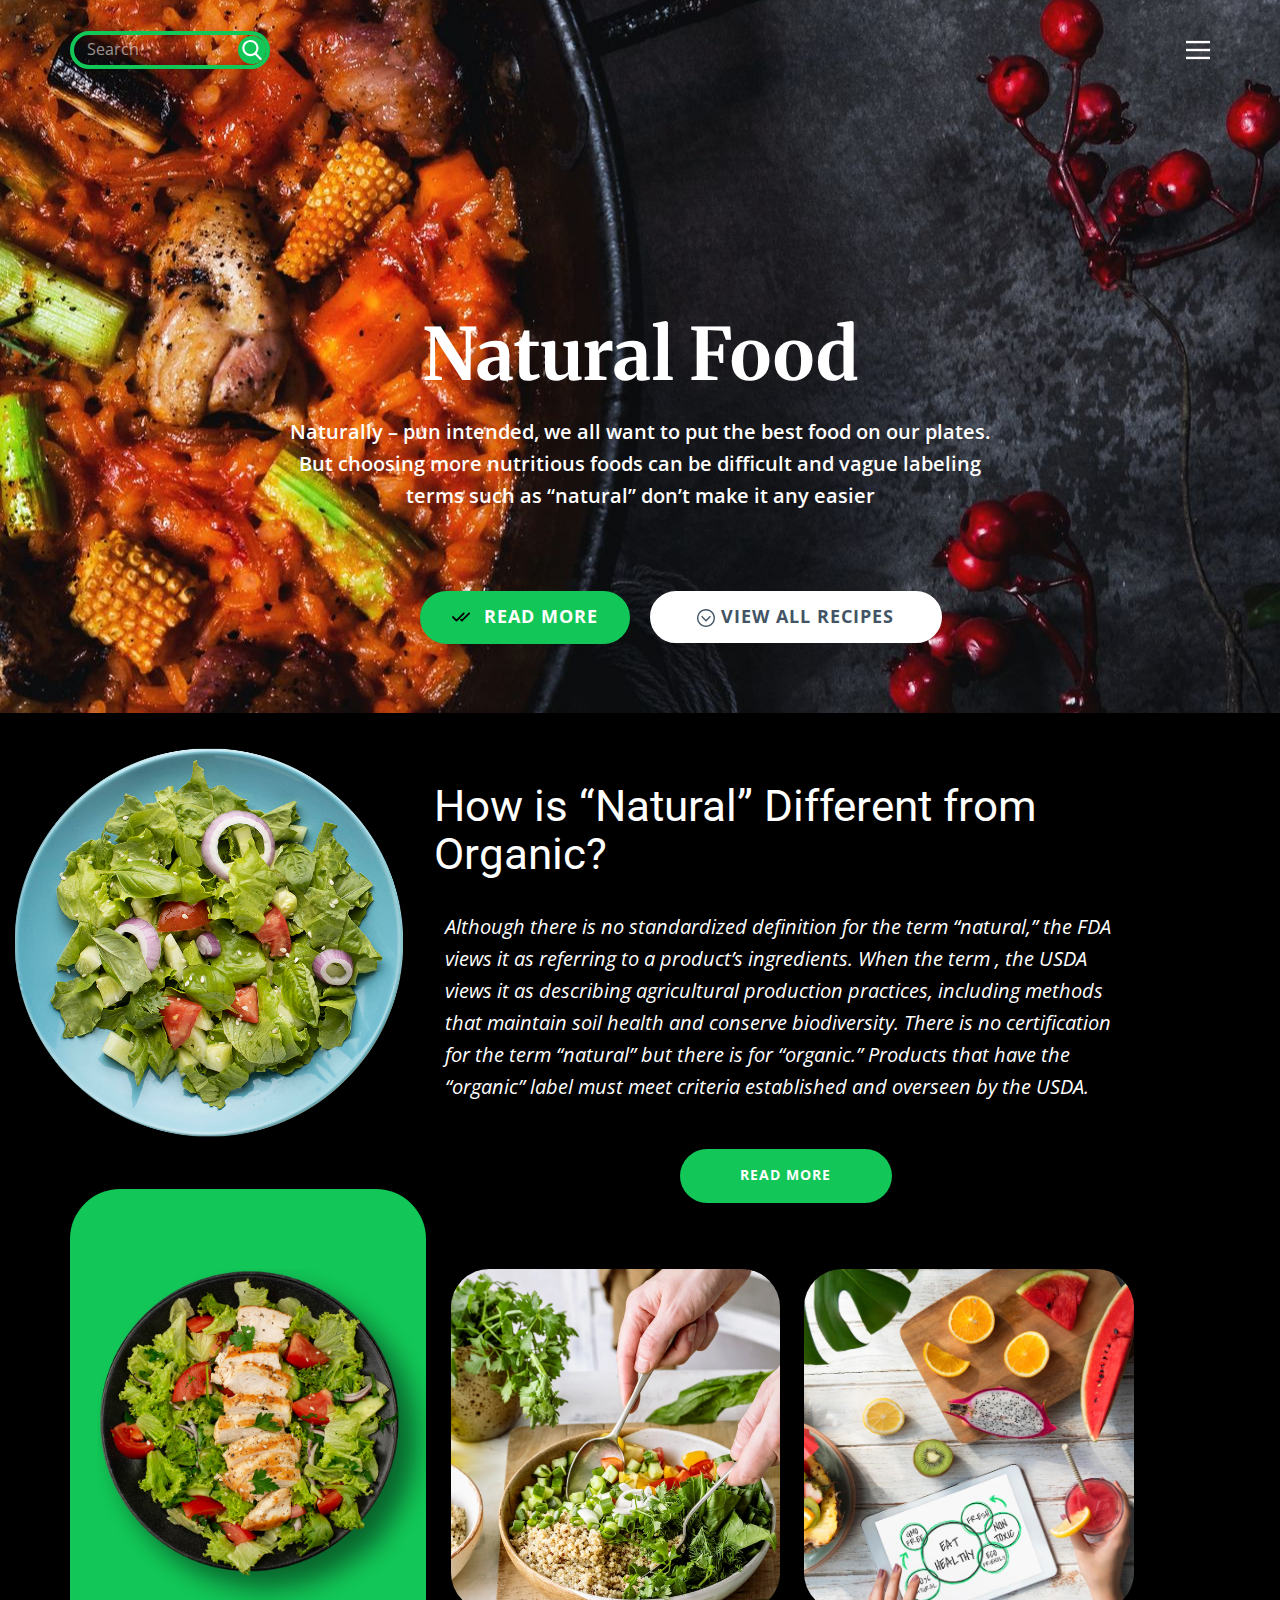
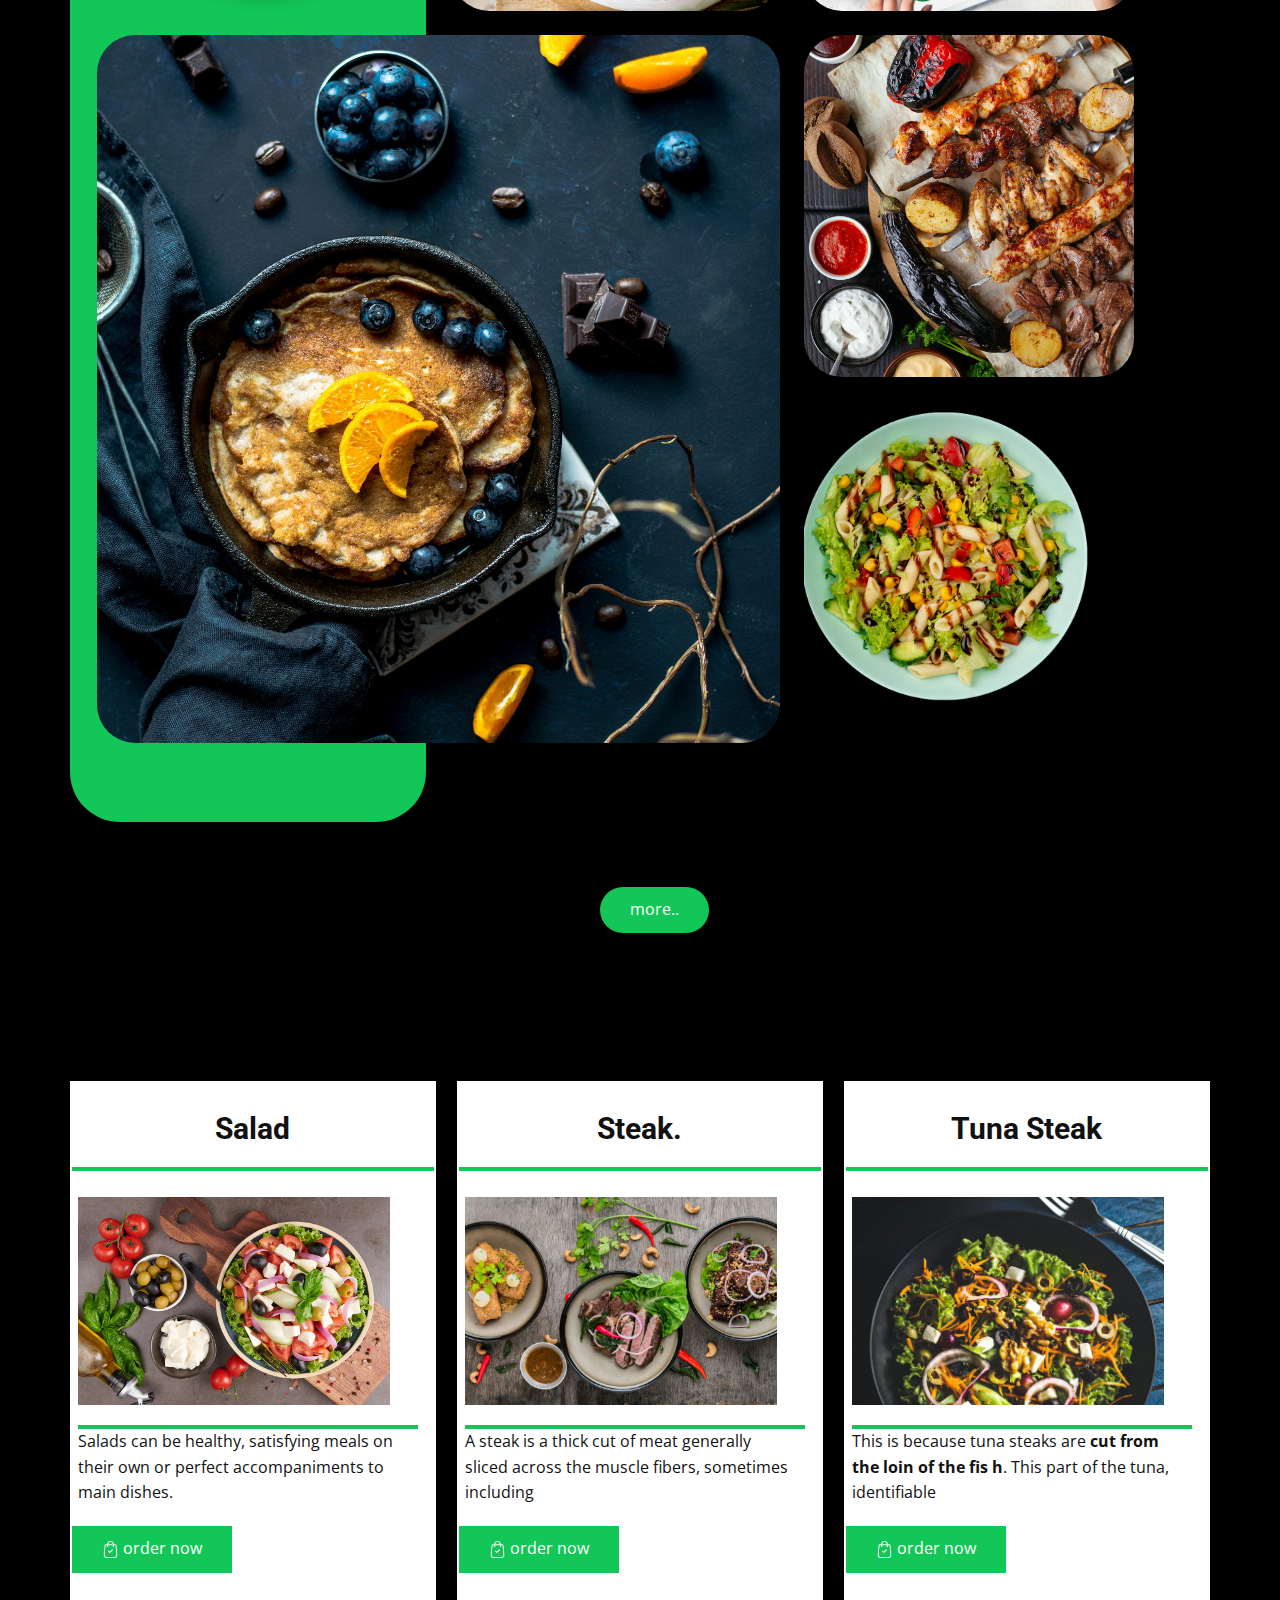
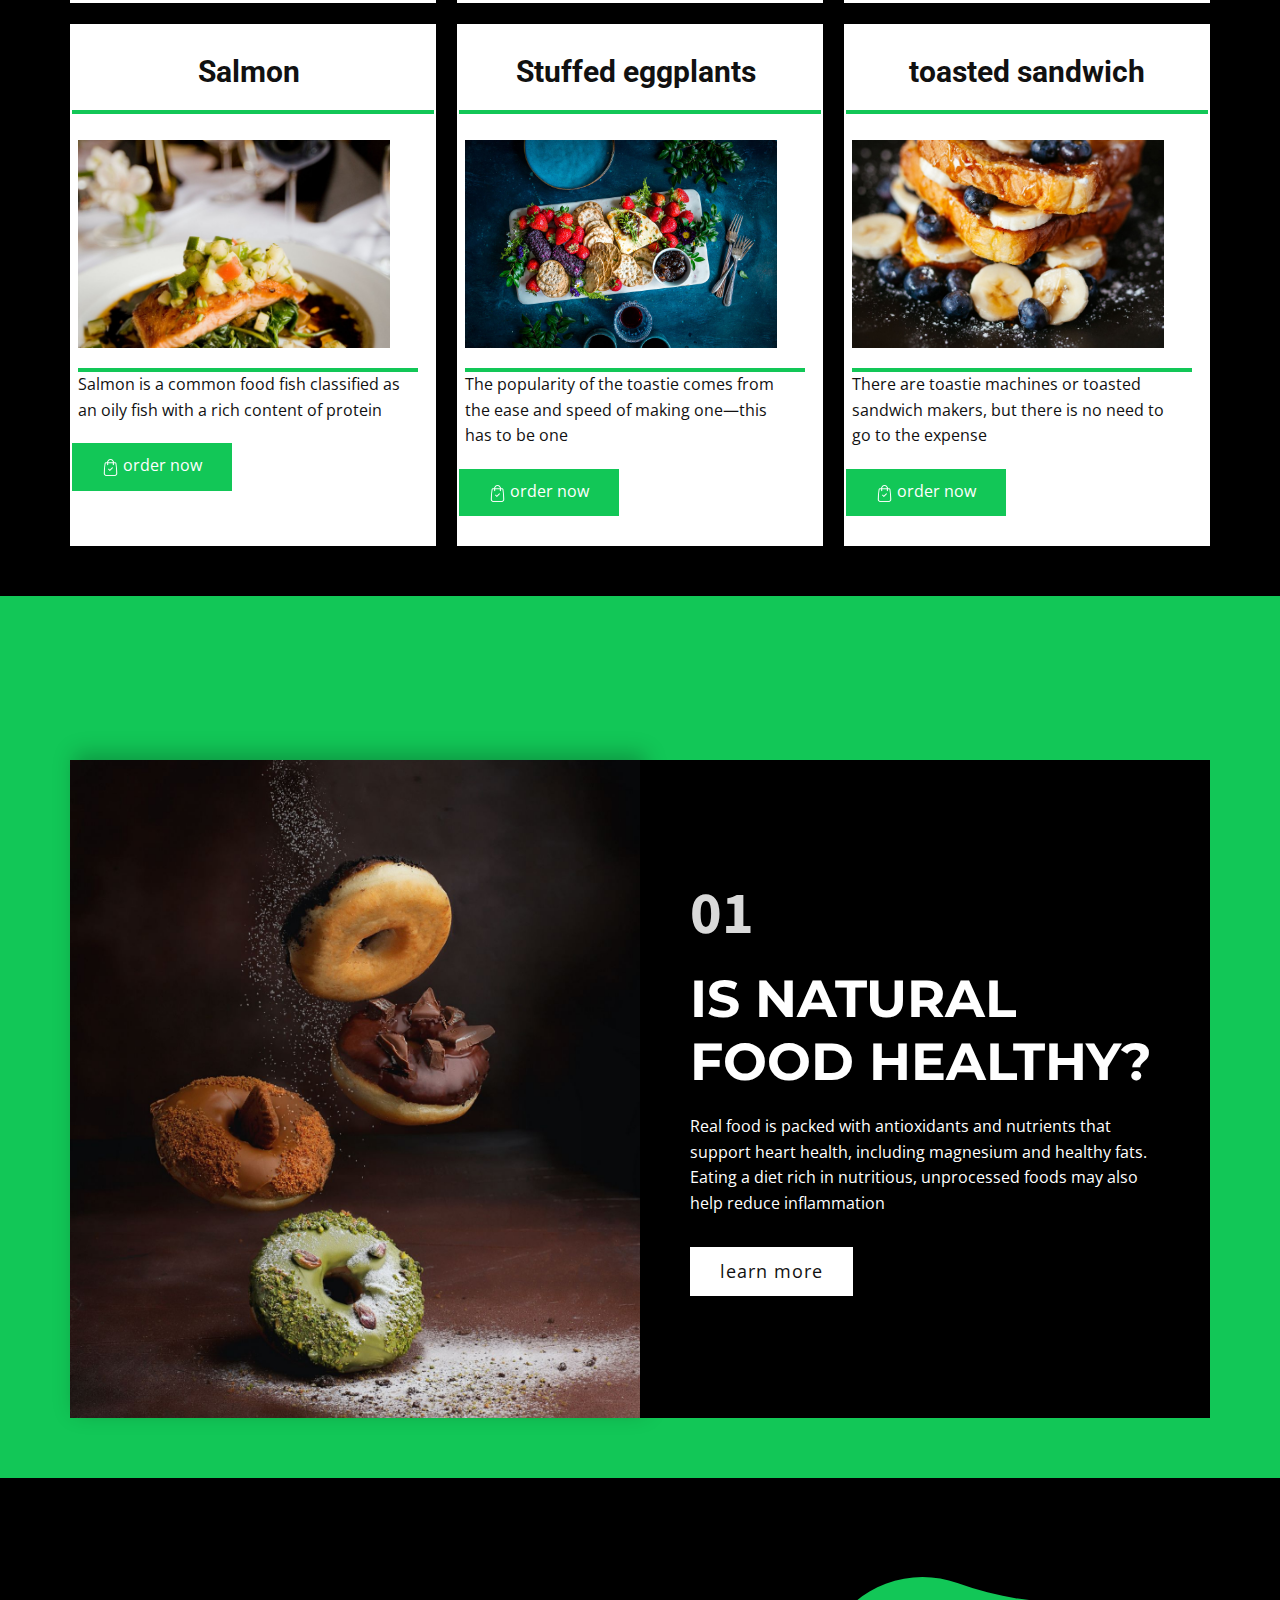
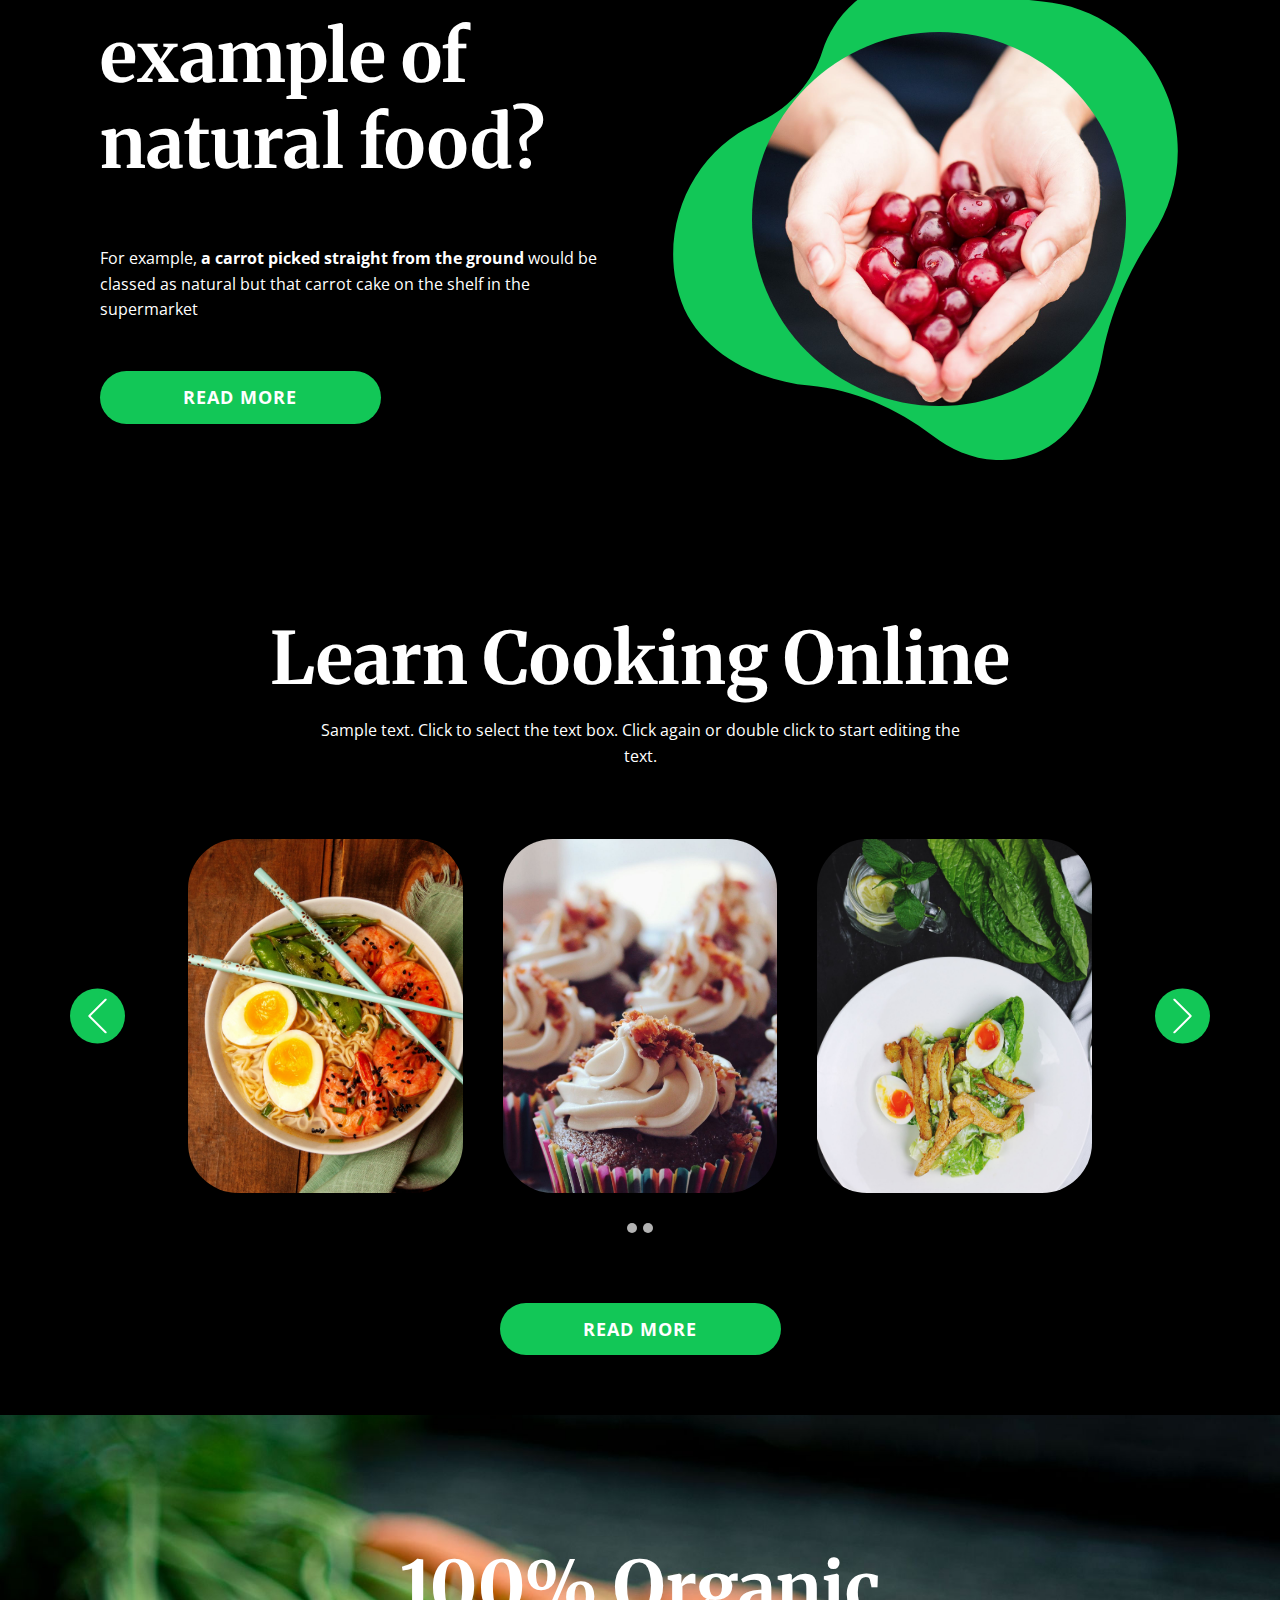
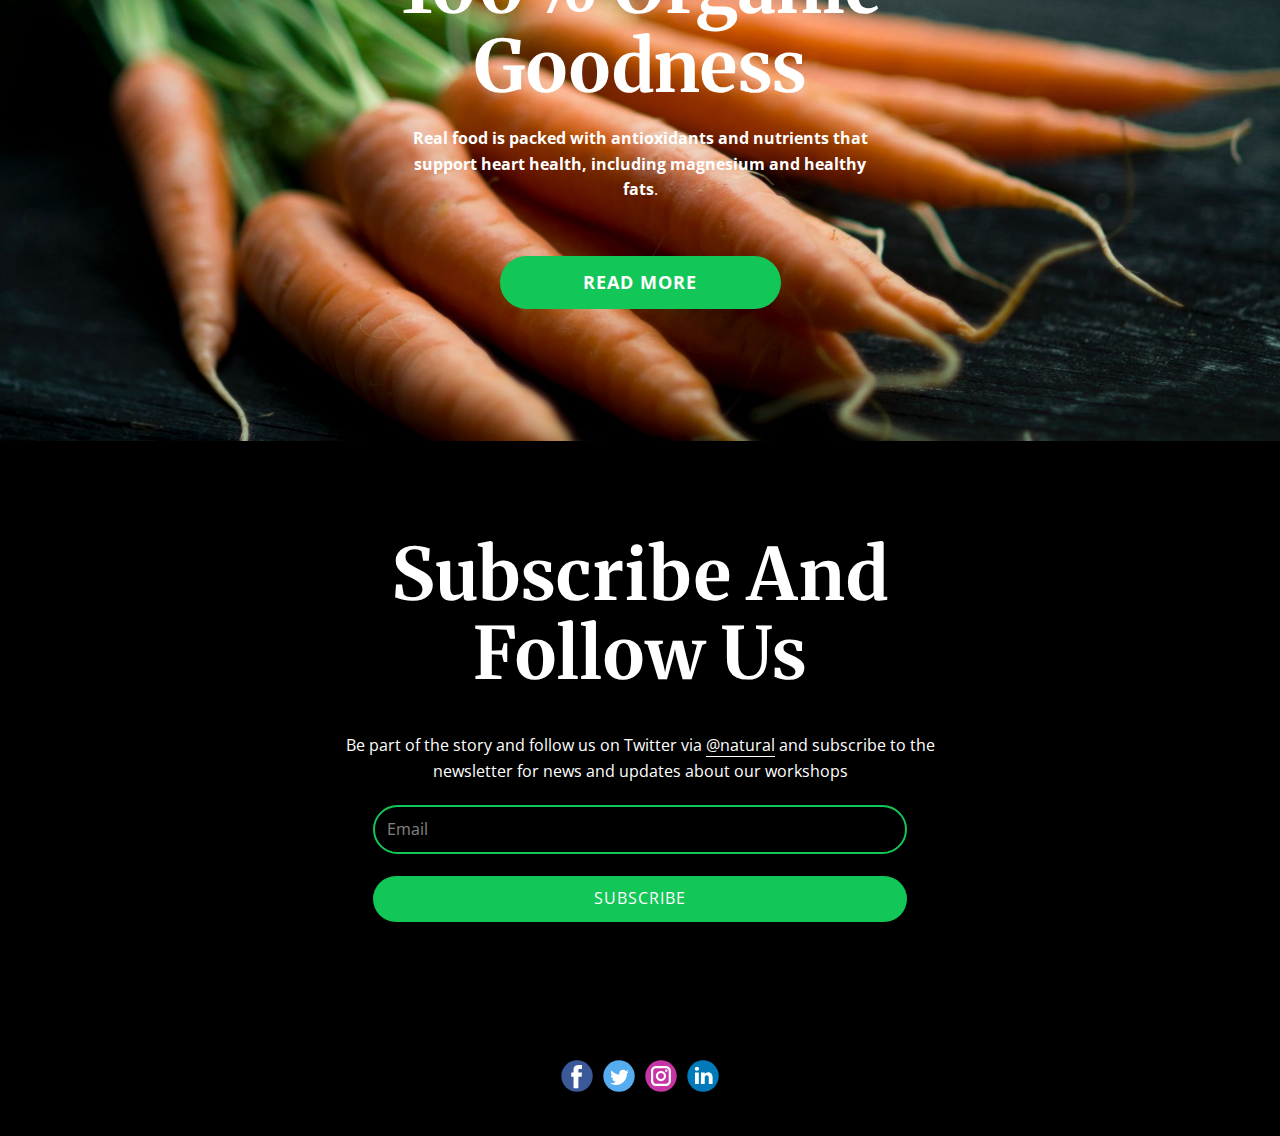
<file: Home.html>
<!DOCTYPE html>
<html style="font-size: 16px;" lang="en">

<head>
  <meta name="viewport" content="width=device-width, initial-scale=1.0">
  <meta charset="utf-8">

  <meta name="description" content="">
  <title>Home</title>
  <link rel="stylesheet" href="index.css" media="screen">
  <link rel="stylesheet" href="Home.css" media="screen">
  <script class="u-script" type="text/javascript" src="index2.js" defer=""></script>
  <script class="u-script" type="text/javascript" src="index.js" defer=""></script>

  <link id="u-theme-google-font" rel="stylesheet"
    href="https://fonts.googleapis.com/css?family=Roboto:100,100i,300,300i,400,400i,500,500i,700,700i,900,900i|Open+Sans:300,300i,400,400i,500,500i,600,600i,700,700i,800,800i">
  <link id="u-page-google-font" rel="stylesheet"
    href="https://fonts.googleapis.com/css?family=Merriweather:300,300i,400,400i,700,700i,900,900i|Source+Sans+Pro:200,200i,300,300i,400,400i,600,600i,700,700i,900,900i|Montserrat:100,100i,200,200i,300,300i,400,400i,500,500i,600,600i,700,700i,800,800i,900,900i">



  <script type="application/ld+json">
{
  "@context": "https://schema.org",
  "@type": "Organization",
  "name": "Home",
  "url": "Home.html",
  "logo": "images/Logo.png"
}
  </script>







  <meta name="theme-color" content="#478ac9">
  <meta property="og:title" content="Home">
  <meta property="og:type" content="website">
</head>

<body class="u-body u-overlap u-xl-mode" data-lang="en">
  <header class="u-align-center-xs u-clearfix u-header u-header" id="sec-68ea">
    <div class="u-clearfix u-sheet u-valign-middle-xl u-sheet-1">
      <form action="#" method="get"
        class="u-align-left u-border-4 u-border-palette-4-base u-radius-31 u-search u-search-right u-search-1">
        <button class="u-search-button" type="submit">
          <span class="u-icon-circle u-palette-4-base u-search-icon u-spacing-10 u-text-body-alt-color u-search-icon-1">
            <svg class="u-svg-link" preserveAspectRatio="xMidYMin slice" viewBox="0 0 56.966 56.966" style="">
              <use xmlns:xlink="http://www.w3.org/1999/xlink" xlink:href="#svg-b04b"></use>
            </svg>
            <svg xmlns="http://www.w3.org/2000/svg" xmlns:xlink="http://www.w3.org/1999/xlink" version="1.1"
              id="svg-b04b" x="0px" y="0px" viewBox="0 0 56.966 56.966" style="enable-background:new 0 0 56.966 56.966;"
              xml:space="preserve" class="u-svg-content">
              <path
                d="M55.146,51.887L41.588,37.786c3.486-4.144,5.396-9.358,5.396-14.786c0-12.682-10.318-23-23-23s-23,10.318-23,23  s10.318,23,23,23c4.761,0,9.298-1.436,13.177-4.162l13.661,14.208c0.571,0.593,1.339,0.92,2.162,0.92  c0.779,0,1.518-0.297,2.079-0.837C56.255,54.982,56.293,53.08,55.146,51.887z M23.984,6c9.374,0,17,7.626,17,17s-7.626,17-17,17  s-17-7.626-17-17S14.61,6,23.984,6z">
              </path>
              <g></g>
              <g></g>
              <g></g>
              <g></g>
              <g></g>
              <g></g>
              <g></g>
              <g></g>
              <g></g>
              <g></g>
              <g></g>
              <g></g>
              <g></g>
              <g></g>
              <g></g>
            </svg>
          </span>
        </button>
        <input class="u-search-input u-text-body-alt-color" type="search" name="search" value="" placeholder="Search">
      </form>
      <nav class="u-align-left u-menu u-menu-hamburger u-nav-spacing-25 u-offcanvas u-menu-1" data-responsive-from="XL">
        <div class="menu-collapse">
          <a class="u-button-style u-custom-active-color u-custom-text-color u-custom-text-hover-color u-nav-link u-text-body-alt-color"
            href="#" style="padding: 4px 0px; font-size: calc(1em + 8px);">
            <svg class="u-svg-link" preserveAspectRatio="xMidYMin slice" viewBox="0 0 302 302" style="">
              <use xmlns:xlink="http://www.w3.org/1999/xlink" xlink:href="#svg-7b92"></use>
            </svg>
            <svg xmlns="http://www.w3.org/2000/svg" xmlns:xlink="http://www.w3.org/1999/xlink" version="1.1"
              id="svg-7b92" x="0px" y="0px" viewBox="0 0 302 302" style="enable-background:new 0 0 302 302;"
              xml:space="preserve" class="u-svg-content">
              <g>
                <rect y="36" width="302" height="30"></rect>
                <rect y="236" width="302" height="30"></rect>
                <rect y="136" width="302" height="30"></rect>
              </g>
              <g></g>
              <g></g>
              <g></g>
              <g></g>
              <g></g>
              <g></g>
              <g></g>
              <g></g>
              <g></g>
              <g></g>
              <g></g>
              <g></g>
              <g></g>
              <g></g>
              <g></g>
            </svg>
          </a>
        </div>
        <div class="u-nav-container">
          <ul class="u-nav u-unstyled u-nav-1">
            <li class="u-nav-item"><a
                class="u-active-palette-4-base u-button-style u-nav-link u-text-active-palette-1-base u-text-hover-white u-text-palette-4-base"
                href="Home.html" style="padding: 10px 20px;">Home</a>
            </li>
            <li class="u-nav-item"><a
                class="u-active-palette-4-base u-button-style u-nav-link u-text-active-palette-1-base u-text-hover-white u-text-palette-4-base"
                href="About.html" style="padding: 10px 20px;">About</a>
            </li>
            <li class="u-nav-item"><a
                class="u-active-palette-4-base u-button-style u-nav-link u-text-active-palette-1-base u-text-hover-white u-text-palette-4-base"
                href="Contact.html" style="padding: 10px 20px;">Contact</a>
            </li>
          </ul>
        </div>
        <div class="u-nav-container-collapse">
          <div
            class="u-align-center u-black u-container-style u-inner-container-layout u-opacity u-opacity-95 u-sidenav">
            <div class="u-inner-container-layout u-sidenav-overflow">
              <div class="u-menu-close"></div>
              <ul class="u-align-center u-nav u-popupmenu-items u-unstyled u-nav-2">
                <li class="u-nav-item"><a class="u-button-style u-nav-link" href="Home.html">Home</a>
                </li>
                <li class="u-nav-item"><a class="u-button-style u-nav-link" href="About.html">About</a>
                </li>
                <li class="u-nav-item"><a class="u-button-style u-nav-link" href="Contact.html">Contact</a>
                </li>
              </ul>
            </div>
          </div>
          <div class="u-black u-menu-overlay u-opacity u-opacity-70"></div>
        </div>
      </nav>
    </div>
  </header>
  <section class="u-align-center u-clearfix u-image u-section-1" id="carousel_6a40" data-image-width="3746"
    data-image-height="5619">
    <div class="u-clearfix u-sheet u-valign-bottom-lg u-valign-bottom-md u-valign-bottom-xl u-sheet-1">
      <div class="u-container-style u-expanded-width-xs u-group u-group-1">
        <div class="u-container-layout u-valign-middle-lg u-valign-middle-xl u-container-layout-1">
          <h1 class="u-align-center u-custom-font u-font-merriweather u-text u-text-body-alt-color u-text-1">Natural
            Food</h1>
          <p class="u-align-center u-text u-text-body-alt-color u-text-2"> Naturally – pun intended, we all want to put
            the best food on our plates. But choosing more nutritious foods can be difficult and vague labeling terms
            such as “natural” don’t make it any easier</p>
        </div>
      </div>
      <div class="u-clearfix u-gutter-0 u-layout-wrap u-layout-wrap-1">
        <div class="u-layout">
          <div class="u-layout-row">
            <div
              class="u-align-center-sm u-align-center-xs u-align-right-lg u-align-right-md u-align-right-xl u-container-style u-layout-cell u-left-cell u-size-30 u-layout-cell-1">
              <div class="u-container-layout u-container-layout-2">
                <a href="#"
                  class="u-btn u-btn-round u-button-style u-palette-4-base u-radius-50 u-text-body-alt-color u-btn-1"><span
                    class="u-file-icon u-icon u-icon-1"><img src="images/3031282.png" alt=""></span>&nbsp;read more
                </a>
              </div>
            </div>
            <div
              class="u-align-center-sm u-align-center-xs u-align-left-lg u-align-left-md u-align-left-xl u-container-style u-layout-cell u-right-cell u-size-30 u-layout-cell-2">
              <div
                class="u-container-layout u-valign-middle-lg u-valign-middle-md u-valign-middle-xl u-valign-top-sm u-valign-top-xs u-container-layout-3">
                <a href="#"
                  class="u-active-palette-1-base u-border-2 u-border-active-palette-1-base u-border-hover-palette-1-base u-border-white u-btn u-btn-round u-button-style u-hover-palette-1-base u-radius-50 u-text-active-white u-text-hover-white u-text-palette-1-dark-2 u-white u-btn-2"><span
                    class="u-icon"><svg class="u-svg-content" viewBox="0 0 512 512" style="width: 1em; height: 1em;">
                      <path
                        d="m256 512c-68.378906 0-132.667969-26.628906-181.019531-74.980469-48.351563-48.351562-74.980469-112.640625-74.980469-181.019531s26.628906-132.667969 74.980469-181.019531c48.351562-48.351563 112.640625-74.980469 181.019531-74.980469s132.667969 26.628906 181.019531 74.980469c48.351563 48.351562 74.980469 112.640625 74.980469 181.019531s-26.628906 132.667969-74.980469 181.019531c-48.351562 48.351563-112.640625 74.980469-181.019531 74.980469zm0-472c-119.101562 0-216 96.898438-216 216s96.898438 216 216 216 216-96.898438 216-216-96.898438-216-216-216zm138.285156 182-28.285156-28.285156-110 110-110-110-28.285156 28.285156 138.285156 138.285156zm0 0">
                      </path>
                    </svg><img></span>&nbsp;view all recipes
                </a>
              </div>
            </div>
          </div>
        </div>
      </div>
    </div>
  </section>
  <section class="u-black u-clearfix u-section-2" id="carousel_2d60">
    <div class="u-align-left u-container-style u-group u-group-1">
      <div class="u-container-layout u-valign-bottom-xs u-container-layout-1">
        <h2 class="u-text u-text-1"> How is “Natural” Different from Organic?</h2>
        <p class="u-text u-text-2"> Although there is no standardized definition for the term “natural,” the FDA views
          it as referring to a product’s ingredients. When the term&nbsp;, the USDA views it as describing agricultural
          production practices, including methods that maintain soil health and conserve biodiversity. There is no
          certification for the term “natural” but there is for “organic.” Products that have the “organic” label must
          meet criteria established and overseen by the USDA.</p>

        <a href="#"
          class="u-active-black u-align-left u-border-active-black u-border-hover-black u-border-none u-btn u-btn-round u-button-style u-hover-black u-palette-4-base u-radius-50 u-text-active-white u-text-hover-white u-btn-2">read
          more</a>
      </div>
    </div>
    <div class="u-hidden-md u-image u-image-circle u-image-contain u-image-1" alt="" data-image-width="880"
      data-image-height="877"></div>
    <div class="u-hidden-sm u-palette-4-base u-radius-50 u-shape u-shape-round u-shape-1"></div>
    <div class="u-clearfix u-gutter-24 u-hidden-sm u-layout-wrap u-layout-wrap-1">
      <div class="u-gutter-0 u-layout">
        <div class="u-layout-col">
          <div class="u-size-20">
            <div class="u-layout-row">
              <div
                class="u-container-style u-hidden-sm u-image u-image-round u-layout-cell u-radius-50 u-right-cell u-size-20 u-size-20-md u-image-2"
                data-image-width="908" data-image-height="864">
                <div class="u-container-layout"></div>
              </div>
              <div
                class="u-container-style u-hidden-sm u-image u-image-round u-layout-cell u-radius-50 u-size-20 u-size-20-md u-image-3"
                data-image-width="575" data-image-height="864">
                <div class="u-container-layout"></div>
              </div>
              <div
                class="u-container-style u-image u-image-round u-layout-cell u-left-cell u-radius-50 u-size-20 u-size-20-md u-image-4"
                data-image-width="740" data-image-height="876">
                <div class="u-container-layout"></div>
              </div>
            </div>
          </div>
          <div class="u-size-40">
            <div class="u-layout-row">
              <div class="u-size-40">
                <div class="u-layout-row">
                  <div
                    class="u-container-style u-image u-image-round u-layout-cell u-radius-50 u-right-cell u-size-60 u-image-5"
                    data-image-width="4000" data-image-height="6000">
                    <div class="u-container-layout u-container-layout-5"></div>
                  </div>
                </div>
              </div>
              <div class="u-size-20">
                <div class="u-layout-col">
                  <div
                    class="u-container-style u-image u-image-round u-layout-cell u-left-cell u-radius-50 u-size-30 u-image-6"
                    data-image-width="3571" data-image-height="5356">
                    <div class="u-container-layout"></div>
                  </div>
                  <div
                    class="u-container-style u-image u-image-round u-layout-cell u-left-cell u-radius-50 u-size-30 u-image-7"
                    data-image-width="934" data-image-height="898">
                    <div class="u-container-layout"></div>
                  </div>
                </div>
              </div>
            </div>
          </div>
        </div>
      </div>
    </div>
    <a href="#"
      class="u-active-black u-align-left u-border-active-black u-border-hover-black u-border-none u-btn u-btn-round u-button-style u-hidden-xs u-hover-black u-palette-4-base u-radius-50 u-text-active-white u-text-hover-white u-btn-3">more..</a>
  </section>
  <section class="u-black u-clearfix u-hidden-xs u-section-3" id="sec-d99c">
    <div class="u-clearfix u-sheet u-valign-middle-xl u-sheet-1">
      <div class="u-expanded-width-xl u-hidden-xs u-list u-list-1">
        <div class="u-repeater u-repeater-1">
          <div class="u-container-style u-list-item u-repeater-item u-video-cover u-white">
            <div class="u-container-layout u-similar-container u-container-layout-1">
              <h3 class="u-text u-text-default u-text-1">Salad</h3>
              <div class="u-border-4 u-border-palette-4-base u-expanded-width u-line u-line-horizontal u-line-1"></div>
              <img alt=""
                class="u-expanded-width-lg u-expanded-width-md u-expanded-width-sm u-expanded-width-xs u-image u-image-default u-image-1"
                data-image-width="1000" data-image-height="667" src="images/-min.jpg">
              <div class="u-border-4 u-border-palette-4-base u-hidden-md u-hidden-xs u-line u-line-horizontal u-line-2">
              </div>
              <p class="u-text u-text-default-xl u-text-2"> Salads&nbsp;can be healthy, satisfying meals on their own or
                perfect accompaniments to main dishes.&nbsp;</p>
              <a href="" class="u-btn u-button-style u-hidden-xs u-palette-4-base u-btn-1" data-animation-name=""
                data-animation-duration="0" data-animation-delay="0" data-animation-direction=""><span
                  class="u-file-icon u-icon u-text-white u-icon-1"><img src="images/1008010-9424ae9d.png"
                    alt=""></span>&nbsp;order now
              </a>
            </div>
          </div>
          <div class="u-container-style u-list-item u-repeater-item u-video-cover u-white u-list-item-2">
            <div class="u-container-layout u-similar-container u-container-layout-2">
              <h3 class="u-text u-text-default u-text-3">Steak.</h3>
              <div class="u-border-4 u-border-palette-4-base u-expanded-width u-line u-line-horizontal u-line-3"></div>
              <img alt=""
                class="u-expanded-width-lg u-expanded-width-md u-expanded-width-sm u-expanded-width-xs u-image u-image-default u-image-2"
                data-image-width="4350" data-image-height="2900" src="images/lily-banse--YHSwy6uqvk-unsplash.jpg">
              <div class="u-border-4 u-border-palette-4-base u-hidden-md u-line u-line-horizontal u-line-4"></div>
              <p class="u-hidden-xs u-text u-text-default-xl u-text-4"> A steak is a thick cut of meat generally sliced
                across the muscle fibers, sometimes including&nbsp;</p>
              <a href="" class="u-btn u-button-style u-palette-4-base u-btn-2" data-animation-name=""
                data-animation-duration="0" data-animation-delay="0" data-animation-direction=""><span
                  class="u-file-icon u-icon u-text-white u-icon-2"><img src="images/1008010-9424ae9d.png"
                    alt=""></span>&nbsp;order now
              </a>
            </div>
          </div>
          <div class="u-container-style u-list-item u-repeater-item u-video-cover u-white u-list-item-3">
            <div class="u-container-layout u-similar-container u-container-layout-3">
              <h3 class="u-text u-text-default u-text-5">Tuna Steak</h3>
              <div class="u-border-4 u-border-palette-4-base u-expanded-width u-line u-line-horizontal u-line-5"></div>
              <img alt=""
                class="u-expanded-width-lg u-expanded-width-md u-expanded-width-sm u-expanded-width-xs u-image u-image-default u-image-3"
                data-image-width="4000" data-image-height="6000" src="images/eiliv-aceron-ZuIDLSz3XLg-unsplash.jpg">
              <div class="u-border-4 u-border-palette-4-base u-hidden-md u-line u-line-horizontal u-line-6"></div>
              <p class="u-text u-text-default-xl u-text-6"> This is because tuna steaks are&nbsp;<b>cut from the loin of
                  the fis<span style="font-weight: 400;">
                    <span style="font-weight: 700;"></span>
                  </span>h</b>. This part of the tuna, identifiable
              </p>
              <a href="" class="u-btn u-button-style u-palette-4-base u-btn-3" data-animation-name=""
                data-animation-duration="0" data-animation-delay="0" data-animation-direction=""><span
                  class="u-file-icon u-icon u-text-white u-icon-3"><img src="images/1008010-9424ae9d.png"
                    alt=""></span>&nbsp;order now
              </a>
            </div>
          </div>
          <div class="u-container-style u-list-item u-repeater-item u-video-cover u-white u-list-item-4">
            <div class="u-container-layout u-similar-container u-container-layout-4">
              <h3 class="u-text u-text-default u-text-7">Salmon&nbsp;</h3>
              <div class="u-border-4 u-border-palette-4-base u-expanded-width u-line u-line-horizontal u-line-7"></div>
              <img alt=""
                class="u-expanded-width-lg u-expanded-width-md u-expanded-width-sm u-expanded-width-xs u-image u-image-default u-image-4"
                data-image-width="2912" data-image-height="4368" src="images/casey-lee-awj7sRviVXo-unsplash.jpg">
              <div class="u-border-4 u-border-palette-4-base u-hidden-md u-line u-line-horizontal u-line-8"></div>
              <p class="u-text u-text-default-xl u-text-8"> Salmon is a common food fish classified as an oily fish with
                a rich content of protein&nbsp;</p>
              <a href="" class="u-btn u-button-style u-palette-4-base u-btn-4" data-animation-name=""
                data-animation-duration="0" data-animation-delay="0" data-animation-direction=""><span
                  class="u-file-icon u-icon u-text-white u-icon-4"><img src="images/1008010-9424ae9d.png"
                    alt=""></span>&nbsp;order now
              </a>
            </div>
          </div>
          <div class="u-container-style u-list-item u-repeater-item u-video-cover u-white u-list-item-5">
            <div class="u-container-layout u-similar-container u-container-layout-5">
              <h3 class="u-text u-text-default u-text-9">Stuffed eggplants&nbsp;</h3>
              <div class="u-border-4 u-border-palette-4-base u-expanded-width u-line u-line-horizontal u-line-9"></div>
              <img alt=""
                class="u-expanded-width-lg u-expanded-width-md u-expanded-width-sm u-expanded-width-xs u-image u-image-default u-image-5"
                data-image-width="5760" data-image-height="3840" src="images/brooke-lark-M4E7X3z80PQ-unsplash.jpg">
              <div class="u-border-4 u-border-palette-4-base u-hidden-md u-line u-line-horizontal u-line-10"></div>
              <p class="u-text u-text-default-xl u-text-10"> The popularity of the toastie comes from the ease and speed
                of making one—this has to be one&nbsp;</p>
              <a href="" class="u-btn u-button-style u-palette-4-base u-btn-5" data-animation-name=""
                data-animation-duration="0" data-animation-delay="0" data-animation-direction=""><span
                  class="u-file-icon u-icon u-text-white u-icon-5"><img src="images/1008010-9424ae9d.png"
                    alt=""></span>&nbsp;order now
              </a>
            </div>
          </div>
          <div class="u-container-style u-list-item u-repeater-item u-video-cover u-white u-list-item-6">
            <div class="u-container-layout u-similar-container u-container-layout-6">
              <h3 class="u-text u-text-default u-text-11"><b>toasted sandwich</b>
              </h3>
              <div class="u-border-4 u-border-palette-4-base u-expanded-width u-line u-line-horizontal u-line-11"></div>
              <img alt=""
                class="u-expanded-width-lg u-expanded-width-md u-expanded-width-sm u-expanded-width-xs u-image u-image-default u-image-6"
                data-image-width="1547" data-image-height="2000" src="images/joseph-gonzalez-zcUgjyqEwe8-unsplash.jpg">
              <div class="u-border-4 u-border-palette-4-base u-hidden-md u-line u-line-horizontal u-line-12"></div>
              <p class="u-text u-text-default-xl u-text-12"> There are toastie machines or toasted sandwich makers, but
                there is no need to go to the expense</p>
              <a href="" class="u-btn u-button-style u-palette-4-base u-btn-6" data-animation-name=""
                data-animation-duration="0" data-animation-delay="0" data-animation-direction=""><span
                  class="u-file-icon u-icon u-text-white u-icon-6"><img src="images/1008010-9424ae9d.png"
                    alt=""></span>&nbsp;order now
              </a>
            </div>
          </div>
        </div>
      </div>
    </div>
  </section>
  <section class="u-align-center u-clearfix u-palette-4-base u-section-4" id="carousel_8e46">
    <div class="u-clearfix u-sheet u-sheet-1">
      <div class="u-clearfix u-gutter-0 u-layout-wrap u-layout-wrap-1">
        <div class="u-layout" style="">
          <div class="u-layout-row" style="">
            <div
              class="u-align-center-lg u-align-center-xl u-black u-container-style u-layout-cell u-left-cell u-size-30 u-size-xs-60 u-layout-cell-1"
              src="">
              <div class="u-container-layout u-valign-bottom-lg u-valign-bottom-xl u-valign-top-xs u-container-layout-1"
                src="">
                <img src="images/slashio-photography-ZG9ggI_pjFw-unsplash.jpg" alt=""
                  class="u-absolute-hcenter-md u-absolute-hcenter-sm u-absolute-hcenter-xs u-expanded u-image u-image-default u-image-1"
                  data-image-width="4160" data-image-height="6240">
              </div>
            </div>
            <div
              class="u-align-left u-black u-container-style u-layout-cell u-right-cell u-size-30 u-size-xs-60 u-layout-cell-2">
              <div class="u-container-layout u-valign-middle-lg u-valign-middle-xl u-container-layout-2">
                <h2 class="u-custom-font u-font-source-sans-pro u-text u-text-default u-text-grey-15 u-text-1">01</h2>
                <h3 class="u-text u-text-2"> Is natural food healthy?</h3>
                <p class="u-text u-text-3"> Real food is packed with antioxidants and nutrients that support heart
                  health, including magnesium and healthy fats. Eating a diet rich in nutritious, unprocessed foods may
                  also help reduce inflammation</p>
                <a href="#" class="u-btn u-button-style u-hover-palette-1-dark-1 u-white u-btn-1">learn more</a>
              </div>
            </div>
          </div>
        </div>
      </div>
    </div>
  </section>
  <section class="u-align-center u-black u-clearfix u-hidden-lg u-hidden-md u-hidden-sm u-hidden-xl u-section-5"
    id="carousel_44f1">
    <div class="u-clearfix u-sheet u-sheet-1">
      <!--blog-->
      <!--blog_options_json-->
      <!--{"type":"Recent","source":"","tags":"","count":""}-->
      <!--/blog_options_json-->
      <div class="u-blog u-expanded-width-xs u-hidden-lg u-hidden-md u-hidden-sm u-hidden-xl u-blog-1">
        <div class="u-repeater u-repeater-1">
          <!--blog_post-->
          <div class="u-blog-post u-repeater-item">
            <div
              class="u-container-layout u-similar-container u-valign-top-lg u-valign-top-md u-valign-top-sm u-valign-top-xl u-container-layout-1">
              <a class="u-post-header-link" href="blog/post-5.html">
                <!--blog_post_image-->
                <img src="images/joseph-gonzalez-zcUgjyqEwe8-unsplash.jpg" alt=""
                  class="u-blog-control u-image u-image-default u-image-1" data-image-width="1547"
                  data-image-height="2000">
                <!--/blog_post_image-->
              </a>
              <!--blog_post_header-->
              <h2 class="u-blog-control u-text u-text-1">
                <a class="u-post-header-link" href="blog/post-5.html">
                  <!--blog_post_header_content--> toast
                  <!--/blog_post_header_content--></a>
              </h2>
              <!--/blog_post_header-->
              <!--blog_post_content-->
              <div class="u-blog-control u-post-content u-text u-text-2">
                <!--blog_post_content_content-->This is because toast
                <!--/blog_post_content_content-->
              </div>
              <!--/blog_post_content-->
              <!--blog_post_readmore-->
              <a href="blog/post-5.html"
                class="u-blog-control u-border-2 u-border-grey-dark-1 u-btn u-btn-rectangle u-button-style u-palette-4-base u-btn-1">
                <!--blog_post_readmore_content-->
                <!--options_json-->
                <!--{"content":"order now","defaultValue":"Read More"}-->
                <!--/options_json-->order now
                <!--/blog_post_readmore_content--></a>
              <!--/blog_post_readmore-->
              <div class="u-border-4 u-border-palette-4-base u-expanded-width u-line u-line-horizontal u-line-1"></div>
            </div>
          </div>
          <!--/blog_post-->
          <!--blog_post-->
          <div class="u-blog-post u-repeater-item">
            <div
              class="u-container-layout u-similar-container u-valign-top-lg u-valign-top-md u-valign-top-sm u-valign-top-xl u-container-layout-2">
              <a class="u-post-header-link" href="blog/post-4.html">
                <!--blog_post_image-->
                <img src="images/lily-banse--YHSwy6uqvk-unsplash.jpg" alt=""
                  class="u-blog-control u-image u-image-default u-image-2" data-image-width="4350"
                  data-image-height="2900">
                <!--/blog_post_image-->
              </a>
              <!--blog_post_header-->
              <h2 class="u-blog-control u-text u-text-3">
                <a class="u-post-header-link" href="blog/post-4.html">
                  <!--blog_post_header_content-->Salmon
                  <!--/blog_post_header_content--></a>
              </h2>
              <!--/blog_post_header-->
              <!--blog_post_content-->
              <div class="u-blog-control u-post-content u-text u-text-4">
                <!--blog_post_content_content-->Salmon is a common food fish classified as
                <!--/blog_post_content_content-->
              </div>
              <!--/blog_post_content-->
              <!--blog_post_readmore-->
              <a href="blog/post-4.html"
                class="u-blog-control u-border-2 u-border-grey-dark-1 u-btn u-btn-rectangle u-button-style u-palette-4-base u-btn-2">
                <!--blog_post_readmore_content-->
                <!--options_json-->
                <!--{"content":"order now","defaultValue":"Read More"}-->
                <!--/options_json-->order now
                <!--/blog_post_readmore_content--></a>
              <!--/blog_post_readmore-->
              <div class="u-border-4 u-border-palette-4-base u-expanded-width u-line u-line-horizontal u-line-2"></div>
            </div>
          </div>
          <!--/blog_post-->
          <!--blog_post-->
          <div class="u-blog-post u-repeater-item">
            <div
              class="u-container-layout u-similar-container u-valign-top-lg u-valign-top-md u-valign-top-sm u-valign-top-xl u-container-layout-3">
              <a class="u-post-header-link" href="blog/post-3.html">
                <!--blog_post_image-->
                <img src="images/eiliv-aceron-ZuIDLSz3XLg-unsplash.jpg" alt=""
                  class="u-blog-control u-image u-image-default u-image-3" data-image-width="4000"
                  data-image-height="6000">
                <!--/blog_post_image-->
              </a>
              <!--blog_post_header-->
              <h2 class="u-blog-control u-text u-text-5">
                <a class="u-post-header-link" href="blog/post-3.html">
                  <!--blog_post_header_content-->Stuffed eggplants
                  <!--/blog_post_header_content--></a>
              </h2>
              <!--/blog_post_header-->
              <!--blog_post_content-->
              <div class="u-blog-control u-post-content u-text u-text-6">
                <!--blog_post_content_content-->The popularity of the toastie comes from the ease and speed
                <!--/blog_post_content_content-->
              </div>
              <!--/blog_post_content-->
              <!--blog_post_readmore-->
              <a href="blog/post-3.html"
                class="u-blog-control u-border-2 u-border-grey-dark-1 u-btn u-btn-rectangle u-button-style u-palette-4-base u-btn-3">
                <!--blog_post_readmore_content-->
                <!--options_json-->
                <!--{"content":"order now","defaultValue":"Read More"}-->
                <!--/options_json-->order now
                <!--/blog_post_readmore_content--></a>
              <!--/blog_post_readmore-->
              <div class="u-border-4 u-border-palette-4-base u-expanded-width u-line u-line-horizontal u-line-3"></div>
            </div>
          </div>
          <!--/blog_post-->
        </div>
      </div>
      <!--/blog-->
    </div>
  </section>
  <section class="u-align-center u-black u-clearfix u-section-6" id="carousel_7dac">
    <div class="u-clearfix u-sheet u-valign-middle u-sheet-1">
      <div class="u-clearfix u-expanded-width u-layout-wrap u-layout-wrap-1">
        <div class="u-layout">
          <div class="u-layout-row">
            <div class="u-align-left u-container-style u-layout-cell u-left-cell u-size-30 u-layout-cell-1">
              <div class="u-container-layout u-valign-middle-xl u-container-layout-1">
                <h2 class="u-custom-font u-font-merriweather u-text u-text-body-alt-color u-text-1">example of natural
                  food?</h2>
                <p class="u-text u-text-body-alt-color u-text-2">
                  <br>For example,&nbsp;<b>a carrot picked straight from the ground</b>&nbsp;would be classed as natural
                  but that carrot cake on the shelf in the supermarket&nbsp;<br>
                </p>
                <a href="#"
                  class="u-btn u-btn-round u-button-style u-palette-4-base u-radius-50 u-text-body-alt-color u-btn-1">read
                  more</a>
              </div>
            </div>
            <div class="u-align-center u-container-style u-layout-cell u-right-cell u-size-30 u-layout-cell-2">
              <div class="u-container-layout u-container-layout-2">
                <div class="u-shape u-shape-svg u-text-palette-4-base u-shape-1">
                  <svg class="u-svg-link" preserveAspectRatio="none" viewBox="0 0 160 150" style="">
                    <use xmlns:xlink="http://www.w3.org/1999/xlink" xlink:href="#svg-4836"></use>
                  </svg>
                  <svg class="u-svg-content" viewBox="0 0 160 150" x="0px" y="0px" id="svg-4836">
                    <path d="M43.2,126.9c14.2,1.3,27.6,7,39.1,15.6c8.3,6.1,19.4,10.3,32.7,5.3c11.7-4.4,18.6-17.4,21-30.2c2.6-13.3,8.1-25.9,15.7-37.1
	c8.3-12.1,10.8-27.9,5.3-42.7C150.5,20.3,134.6,9,117,7.6C107.9,6.9,98.8,5,90.1,1.9C83-0.6,75-0.7,67.4,2.1
	c-9.9,3.7-17,11.6-20.1,21c-3.3,10.1-10.9,18-20.6,22.2c-0.1,0-0.1,0.1-0.2,0.1c-20.3,8.9-31,32-24.6,53.2
	C6.9,115.6,25.2,125.2,43.2,126.9z"></path>
                  </svg>
                </div>
                <div alt="" class="u-image u-image-circle u-image-1" data-image-width="5041" data-image-height="7561">
                </div>
              </div>
            </div>
          </div>
        </div>
      </div>
    </div>
  </section>
  <section class="u-align-center u-black u-clearfix u-section-7" id="carousel_eb17">
    <div class="u-clearfix u-sheet u-sheet-1">
      <h2 class="u-custom-font u-font-merriweather u-text u-text-1">Learn&nbsp;<b>Cooking</b>&nbsp;Online
      </h2>
      <p class="u-text u-text-2">Sample text. Click to select the text box. Click again or double click to start editing
        the text.</p>
      <div id="carousel-8627" data-interval="5000" data-u-ride="carousel"
        class="u-carousel u-expanded-width u-slider u-slider-1">
        <ol class="u-absolute-hcenter u-carousel-indicators u-carousel-indicators-1">
          <li data-u-target="#carousel-8627" class="u-active u-grey-30 u-shape-circle" data-u-slide-to="0"
            style="height: 10px; width: 10px;"></li>
          <li data-u-target="#carousel-8627" class="u-grey-30 u-shape-circle" data-u-slide-to="1"
            style="height: 10px; width: 10px;"></li>
        </ol>
        <div class="u-carousel-inner" role="listbox">
          <div class="u-active u-align-center u-carousel-item u-container-style u-slide">
            <div class="u-container-layout u-valign-middle u-container-layout-1">
              <div
                class="u-expanded-width-lg u-expanded-width-md u-expanded-width-sm u-expanded-width-xs u-gallery u-layout-grid u-lightbox u-no-transition u-show-text-on-hover u-gallery-1">
                <div class="u-gallery-inner u-gallery-inner-1">
                  <div class="u-effect-fade u-gallery-item u-radius-50 u-shape-round">
                    <div class="u-back-slide" data-image-width="3744" data-image-height="3744">
                      <img class="u-back-image u-expanded" src="images/7.jpg">
                    </div>
                    <div class="u-over-slide u-shading u-over-slide-1">
                      <h3 class="u-gallery-heading"></h3>
                      <p class="u-gallery-text"></p>
                    </div>
                  </div>
                  <div class="u-effect-fade u-gallery-item u-radius-50 u-shape-round">
                    <div class="u-back-slide" data-image-width="4272" data-image-height="2848">
                      <img class="u-back-image u-expanded" src="images/brian-chan-qJ0zGkrE1Zg-unsplash.jpg">
                    </div>
                    <div class="u-over-slide u-shading u-over-slide-2">
                      <h3 class="u-gallery-heading"></h3>
                      <p class="u-gallery-text"></p>
                    </div>
                  </div>
                  <div class="u-effect-fade u-gallery-item u-radius-50 u-shape-round">
                    <div class="u-back-slide" data-image-width="3456" data-image-height="5015">
                      <img class="u-back-image u-expanded" src="images/toa-heftiba-Y5HDSClIVeM-unsplash.jpg">
                    </div>
                    <div class="u-over-slide u-shading u-over-slide-3">
                      <h3 class="u-gallery-heading"></h3>
                      <p class="u-gallery-text"></p>
                    </div>
                  </div>
                </div>
              </div>
            </div>
          </div>
          <div class="u-align-center u-carousel-item u-container-style u-expanded-width-xl u-slide">
            <div class="u-container-layout u-valign-middle u-container-layout-2">
              <div
                class="u-expanded-width-lg u-expanded-width-md u-expanded-width-sm u-expanded-width-xs u-gallery u-layout-grid u-lightbox u-no-transition u-show-text-on-hover u-gallery-2">
                <div class="u-gallery-inner u-gallery-inner-2">
                  <div class="u-effect-fade u-gallery-item u-radius-50 u-shape-round">
                    <div class="u-back-slide" data-image-width="3648" data-image-height="4408">
                      <img class="u-back-image u-expanded" src="images/chad-montano-lP5MCM6nZ5A-unsplash.jpg">
                    </div>
                    <div class="u-over-slide u-shading u-over-slide-4">
                      <h3 class="u-gallery-heading"></h3>
                      <p class="u-gallery-text"></p>
                    </div>
                  </div>
                  <div class="u-effect-fade u-gallery-item u-radius-50 u-shape-round">
                    <div class="u-back-slide" data-image-width="2250" data-image-height="1500">
                      <img class="u-back-image u-expanded" src="images/pexels-photo-4193838.jpeg">
                    </div>
                    <div class="u-over-slide u-shading u-over-slide-5">
                      <h3 class="u-gallery-heading"></h3>
                      <p class="u-gallery-text"></p>
                    </div>
                  </div>
                  <div class="u-effect-fade u-gallery-item u-radius-50 u-shape-round">
                    <div class="u-back-slide" data-image-width="720" data-image-height="1080">
                      <img class="u-back-image u-expanded" src="images/pexels-photo-3872373.jpeg">
                    </div>
                    <div class="u-over-slide u-shading u-over-slide-6">
                      <h3 class="u-gallery-heading"></h3>
                      <p class="u-gallery-text"></p>
                    </div>
                  </div>
                </div>
              </div>
            </div>
          </div>
        </div>
        <a class="u-absolute-vcenter u-carousel-control u-carousel-control-prev u-icon-circle u-palette-4-base u-spacing-10 u-text-body-alt-color u-carousel-control-1"
          href="#carousel-8627" role="button" data-u-slide="prev">
          <span aria-hidden="true">
            <svg viewBox="0 0 477.175 477.175">
              <path d="M145.188,238.575l215.5-215.5c5.3-5.3,5.3-13.8,0-19.1s-13.8-5.3-19.1,0l-225.1,225.1c-5.3,5.3-5.3,13.8,0,19.1l225.1,225
                    c2.6,2.6,6.1,4,9.5,4s6.9-1.3,9.5-4c5.3-5.3,5.3-13.8,0-19.1L145.188,238.575z"></path>
            </svg>
          </span>
          <span class="sr-only">Previous</span>
        </a>
        <a class="u-absolute-vcenter u-carousel-control u-carousel-control-next u-icon-circle u-palette-4-base u-spacing-10 u-text-body-alt-color u-carousel-control-2"
          href="#carousel-8627" role="button" data-u-slide="next">
          <span aria-hidden="true">
            <svg viewBox="0 0 477.175 477.175">
              <path
                d="M360.731,229.075l-225.1-225.1c-5.3-5.3-13.8-5.3-19.1,0s-5.3,13.8,0,19.1l215.5,215.5l-215.5,215.5
                    c-5.3,5.3-5.3,13.8,0,19.1c2.6,2.6,6.1,4,9.5,4c3.4,0,6.9-1.3,9.5-4l225.1-225.1C365.931,242.875,365.931,234.275,360.731,229.075z">
              </path>
            </svg>
          </span>
          <span class="sr-only">Next</span>
        </a>
      </div>
      <a href="#"
        class="u-btn u-btn-round u-button-style u-palette-4-base u-radius-50 u-text-body-alt-color u-btn-1">read
        more</a>
    </div>
  </section>
  <section class="u-align-center u-clearfix u-image u-section-8" id="carousel_ace9" data-image-width="6000"
    data-image-height="4000">
    <div class="u-clearfix u-sheet u-valign-middle-xl u-sheet-1">
      <h2 class="u-custom-font u-font-merriweather u-text u-text-white u-text-1"> 100% Organic Goodness</h2>
      <p class="u-text u-text-white u-text-2"><b>Real food is packed with antioxidants and nutrients that support heart
          health, including magnesium and healthy fats</b>.
      </p>
      <a href="#"
        class="u-btn u-btn-round u-button-style u-palette-4-base u-radius-50 u-text-body-alt-color u-btn-1">read
        more</a>
    </div>
  </section>
  <section class="u-align-center u-black u-clearfix u-section-9" id="carousel_0ea5">
    <div
      class="u-clearfix u-sheet u-valign-middle-lg u-valign-middle-sm u-valign-middle-xl u-valign-middle-xs u-sheet-1">
      <div
        class="u-align-center u-container-style u-expanded-width-sm u-expanded-width-xs u-group u-shape-rectangle u-group-1">
        <div class="u-container-layout u-valign-middle u-container-layout-1">
          <h2 class="u-custom-font u-font-merriweather u-text u-text-body-alt-color u-text-default u-text-1">Subscribe
            And Follow Us</h2>
          <p class="u-text u-text-body-alt-color u-text-default u-text-2">Be part of the story and follow us on Twitter
            via <a href="#/nutettion"
              class="u-active-none u-border-1 u-border-no-left u-border-no-right u-border-no-top u-border-white u-btn u-button-link u-button-style u-hover-none u-none u-text-body-alt-color u-btn-1">@natural</a>
            and subscribe to the newsletter for news and updates about our workshops
          </p>
          <div class="u-form u-form-1">
            <form action="#" class="u-clearfix u-form-spacing-21 u-form-vertical u-inner-form" style="padding: 0px;"
              source="email">
              <div class="u-form-email u-form-group">
                <label for="email-ef64" class="u-form-control-hidden u-label">Email</label>
                <input type="email" placeholder="Email" id="email-ef64" name="email"
                  class="u-border-2 u-border-palette-4-base u-input u-input-rectangle u-radius-50" required="">
              </div>
              <div class="u-align-center-xs u-form-group u-form-submit">
                <a href="#"
                  class="u-border-none u-btn u-btn-round u-btn-submit u-button-style u-hover-palette-3-base u-palette-4-base u-radius-50 u-btn-2">Subscribe</a>
                <input type="submit" value="submit" class="u-form-control-hidden">
              </div>
              <div class="u-form-send-message u-form-send-success">#FormSendSuccess</div>
              <div class="u-form-send-error u-form-send-message">#FormSendError</div>
              <input type="hidden" value="" name="recaptchaResponse">
              <input type="hidden" name="formServices" value="e41f2d6d21d952fbdef2aaa72b0e5cb1">
            </form>
          </div>
        </div>
      </div>
    </div>
  </section>


  <footer class="u-black u-clearfix u-footer" id="sec-aee1">
    <div class="u-clearfix u-sheet u-sheet-1">
      <div class="u-align-left u-social-icons u-spacing-10 u-social-icons-1">
        <a class="u-social-url" title="facebook" target="_blank" href=""><span
            class="u-icon u-social-facebook u-social-icon u-icon-1"><svg class="u-svg-link"
              preserveAspectRatio="xMidYMin slice" viewBox="0 0 112 112" style="">
              <use xmlns:xlink="http://www.w3.org/1999/xlink" xlink:href="#svg-edf6"></use>
            </svg><svg class="u-svg-content" viewBox="0 0 112 112" x="0" y="0" id="svg-edf6">
              <circle fill="currentColor" cx="56.1" cy="56.1" r="55"></circle>
              <path fill="#FFFFFF" d="M73.5,31.6h-9.1c-1.4,0-3.6,0.8-3.6,3.9v8.5h12.6L72,58.3H60.8v40.8H43.9V58.3h-8V43.9h8v-9.2
            c0-6.7,3.1-17,17-17h12.5v13.9H73.5z"></path>
            </svg></span>
        </a>
        <a class="u-social-url" title="twitter" target="_blank" href=""><span
            class="u-icon u-social-icon u-social-twitter u-icon-2"><svg class="u-svg-link"
              preserveAspectRatio="xMidYMin slice" viewBox="0 0 112 112" style="">
              <use xmlns:xlink="http://www.w3.org/1999/xlink" xlink:href="#svg-08f9"></use>
            </svg><svg class="u-svg-content" viewBox="0 0 112 112" x="0" y="0" id="svg-08f9">
              <circle fill="currentColor" class="st0" cx="56.1" cy="56.1" r="55"></circle>
              <path fill="#FFFFFF" d="M83.8,47.3c0,0.6,0,1.2,0,1.7c0,17.7-13.5,38.2-38.2,38.2C38,87.2,31,85,25,81.2c1,0.1,2.1,0.2,3.2,0.2
            c6.3,0,12.1-2.1,16.7-5.7c-5.9-0.1-10.8-4-12.5-9.3c0.8,0.2,1.7,0.2,2.5,0.2c1.2,0,2.4-0.2,3.5-0.5c-6.1-1.2-10.8-6.7-10.8-13.1
            c0-0.1,0-0.1,0-0.2c1.8,1,3.9,1.6,6.1,1.7c-3.6-2.4-6-6.5-6-11.2c0-2.5,0.7-4.8,1.8-6.7c6.6,8.1,16.5,13.5,27.6,14
            c-0.2-1-0.3-2-0.3-3.1c0-7.4,6-13.4,13.4-13.4c3.9,0,7.3,1.6,9.8,4.2c3.1-0.6,5.9-1.7,8.5-3.3c-1,3.1-3.1,5.8-5.9,7.4
            c2.7-0.3,5.3-1,7.7-2.1C88.7,43,86.4,45.4,83.8,47.3z"></path>
            </svg></span>
        </a>
        <a class="u-social-url" title="instagram" target="_blank" href=""><span
            class="u-icon u-social-icon u-social-instagram u-icon-3"><svg class="u-svg-link"
              preserveAspectRatio="xMidYMin slice" viewBox="0 0 112 112" style="">
              <use xmlns:xlink="http://www.w3.org/1999/xlink" xlink:href="#svg-31a1"></use>
            </svg><svg class="u-svg-content" viewBox="0 0 112 112" x="0" y="0" id="svg-31a1">
              <circle fill="currentColor" cx="56.1" cy="56.1" r="55"></circle>
              <path fill="#FFFFFF"
                d="M55.9,38.2c-9.9,0-17.9,8-17.9,17.9C38,66,46,74,55.9,74c9.9,0,17.9-8,17.9-17.9C73.8,46.2,65.8,38.2,55.9,38.2
            z M55.9,66.4c-5.7,0-10.3-4.6-10.3-10.3c-0.1-5.7,4.6-10.3,10.3-10.3c5.7,0,10.3,4.6,10.3,10.3C66.2,61.8,61.6,66.4,55.9,66.4z">
              </path>
              <path fill="#FFFFFF"
                d="M74.3,33.5c-2.3,0-4.2,1.9-4.2,4.2s1.9,4.2,4.2,4.2s4.2-1.9,4.2-4.2S76.6,33.5,74.3,33.5z"></path>
              <path fill="#FFFFFF" d="M73.1,21.3H38.6c-9.7,0-17.5,7.9-17.5,17.5v34.5c0,9.7,7.9,17.6,17.5,17.6h34.5c9.7,0,17.5-7.9,17.5-17.5V38.8
            C90.6,29.1,82.7,21.3,73.1,21.3z M83,73.3c0,5.5-4.5,9.9-9.9,9.9H38.6c-5.5,0-9.9-4.5-9.9-9.9V38.8c0-5.5,4.5-9.9,9.9-9.9h34.5
            c5.5,0,9.9,4.5,9.9,9.9V73.3z"></path>
            </svg></span>
        </a>
        <a class="u-social-url" title="linkedin" target="_blank" href=""><span
            class="u-icon u-social-icon u-social-linkedin u-icon-4"><svg class="u-svg-link"
              preserveAspectRatio="xMidYMin slice" viewBox="0 0 112 112" style="">
              <use xmlns:xlink="http://www.w3.org/1999/xlink" xlink:href="#svg-04e5"></use>
            </svg><svg class="u-svg-content" viewBox="0 0 112 112" x="0" y="0" id="svg-04e5">
              <circle fill="currentColor" cx="56.1" cy="56.1" r="55"></circle>
              <path fill="#FFFFFF" d="M41.3,83.7H27.9V43.4h13.4V83.7z M34.6,37.9L34.6,37.9c-4.6,0-7.5-3.1-7.5-7c0-4,3-7,7.6-7s7.4,3,7.5,7
            C42.2,34.8,39.2,37.9,34.6,37.9z M89.6,83.7H76.2V62.2c0-5.4-1.9-9.1-6.8-9.1c-3.7,0-5.9,2.5-6.9,4.9c-0.4,0.9-0.4,2.1-0.4,3.3v22.5
            H48.7c0,0,0.2-36.5,0-40.3h13.4v5.7c1.8-2.7,5-6.7,12.1-6.7c8.8,0,15.4,5.8,15.4,18.1V83.7z"></path>
            </svg></span>
        </a>
      </div>
    </div>
  </footer>


</body>

</html>
</file>
